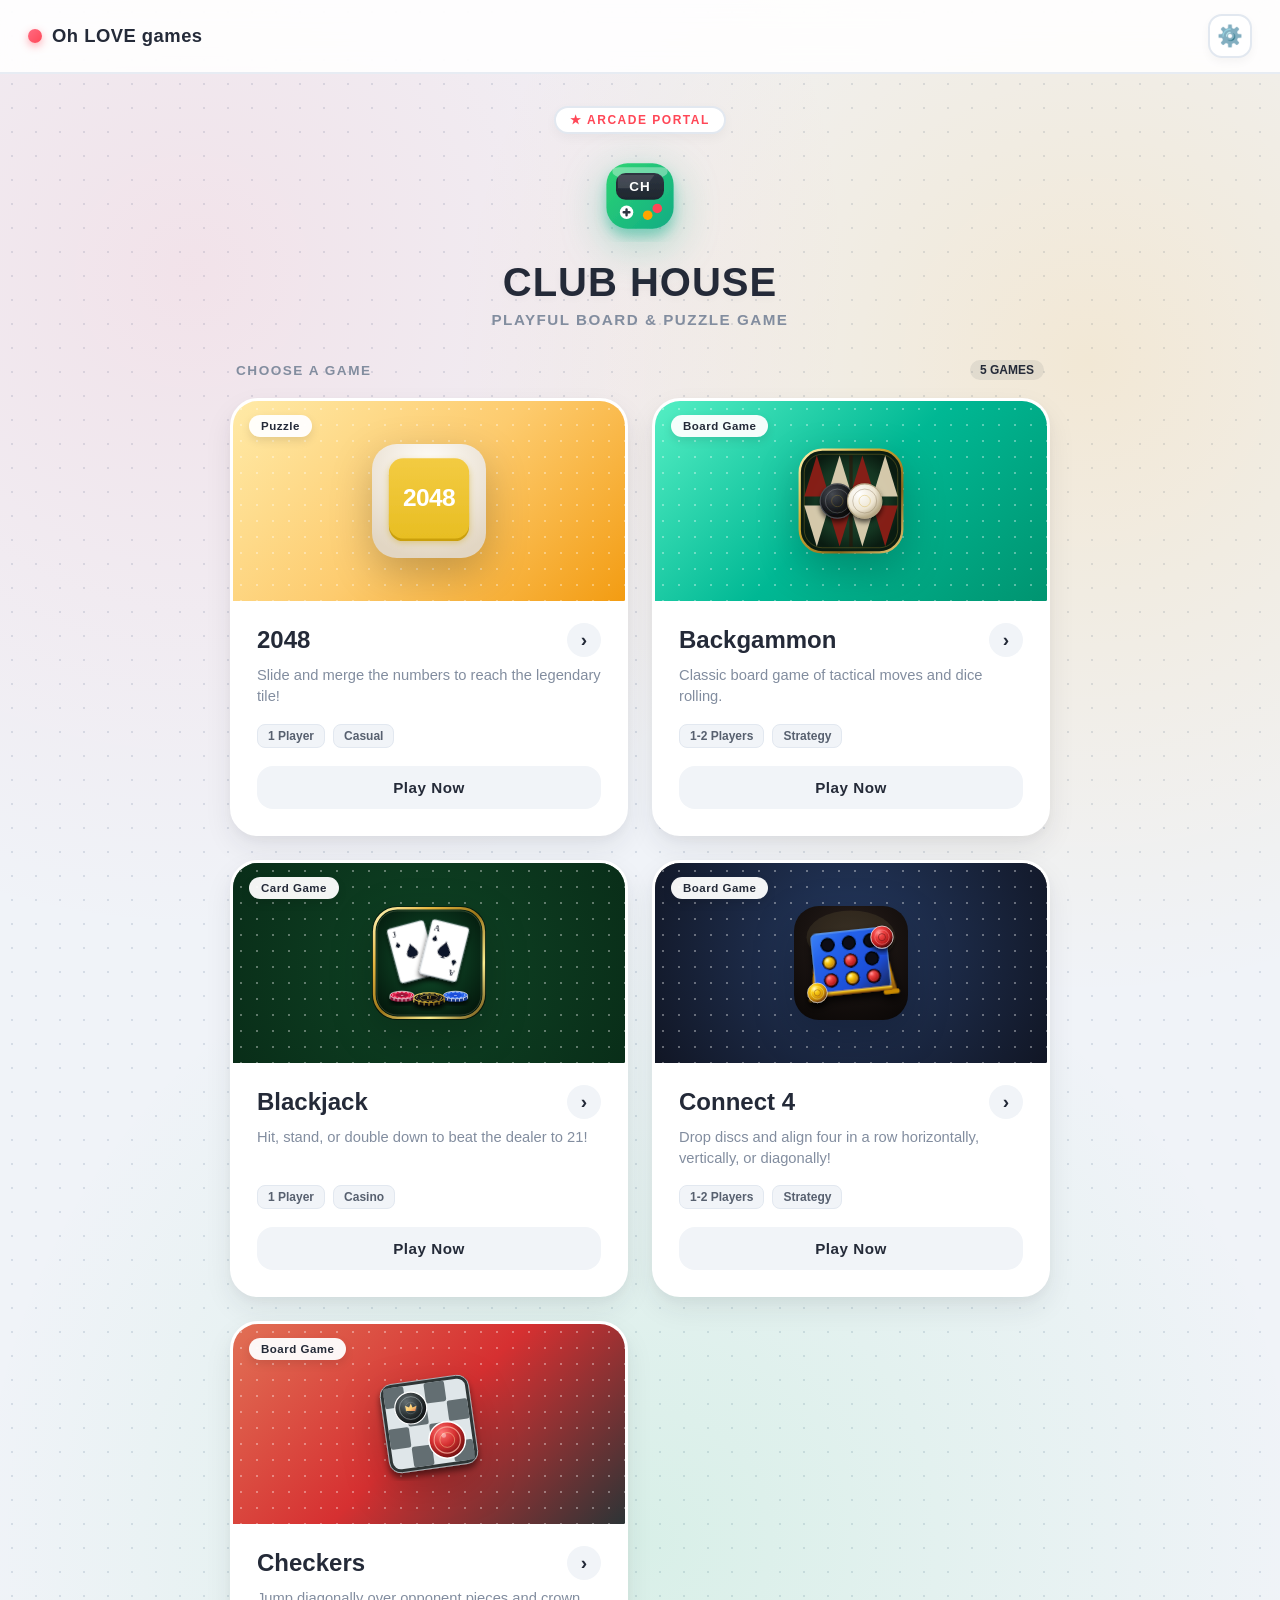
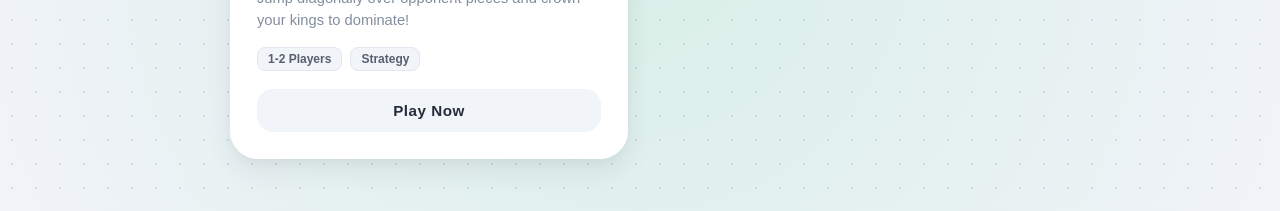
<file: index.html>
<!DOCTYPE html>
<html lang="en">
<head>
  <meta charset="UTF-8">
  <meta name="viewport" content="width=device-width, initial-scale=1.0, maximum-scale=1.0, user-scalable=no, viewport-fit=cover">
  <title>CLUB HOUSE - Oh LOVE games</title>

  <!-- 🎮 ページアイコン（ファビコン & ホーム画面） -->
  <link rel="icon" type="image/svg+xml" href="icon.svg">
  <link rel="apple-touch-icon" href="icon.svg">

  <link rel="manifest" href="manifest.json">
  <link rel="stylesheet" href="style.css">
  <style>
    .pop-icon-wrap {
      filter: drop-shadow(0 12px 22px rgba(16, 172, 132, 0.35)) !important;
    }

    /* ブラックジャック用ステージグラデーション（深緑カジノトーン） */
    .banner-bj {
      background: radial-gradient(circle at 50% 50%, rgba(17, 84, 46, 0.4) 0%, rgba(8, 43, 23, 0.8) 100%), #0d381e;
    }

    /* コネクト4用ステージグラデーション（トイスタジオ・ディープトーン） */
    .banner-c4 {
      background: radial-gradient(circle at 50% 40%, rgba(59, 130, 246, 0.35) 0%, rgba(15, 23, 42, 0.8) 100%), #181210;
    }

    /* チェッカー用ステージグラデーション（ウォームウッド＆クリムゾン） */
    .banner-checkers {
      background: linear-gradient(135deg, #e17055 0%, #d63031 50%, #2d3436 100%);
    }

    #settings-modal {
      display: none;
      position: fixed;
      inset: 0;
      width: 100vw;
      height: 100vh;
      background: rgba(36, 42, 56, 0.5);
      z-index: 999999 !important;
      backdrop-filter: blur(8px);
      -webkit-backdrop-filter: blur(8px);
      align-items: center;
      justify-content: center;
      padding: 20px;
    }
  </style>
</head>
<body>

  <!-- ヘッダー -->
  <header>
    <div class="brand-wrapper">
      <div class="brand-dot"></div>
      <div class="brand-title">Oh LOVE games</div>
    </div>
    <button id="btn-settings-open" class="gear-btn" type="button" aria-label="Settings" onclick="openClubModal()">⚙️</button>
  </header>

  <!-- メイン画面 -->
  <main>
    <div class="hero">
      <div class="hero-pill-badge" data-i18n="hero_badge">★ ARCADE PORTAL</div>
      <!-- カプセル型携帯ゲーム機アイコン -->
      <div class="pop-icon-wrap">
        <svg viewBox="0 0 100 100" class="pop-symbol-svg" xmlns="http://www.w3.org/2000/svg">
          <defs>
            <linearGradient id="cBody" x1="0%" y1="0%" x2="100%" y2="100%">
              <stop offset="0%" stop-color="#2ed573"/>
              <stop offset="100%" stop-color="#10ac84"/>
            </linearGradient>
            <linearGradient id="cScreen" x1="0%" y1="0%" x2="0%" y2="100%">
              <stop offset="0%" stop-color="#2f3542"/>
              <stop offset="100%" stop-color="#1e272e"/>
            </linearGradient>
            <filter id="cShadow" x="-20%" y="-20%" width="140%" height="140%">
              <feDropShadow dx="0" dy="8" stdDeviation="6" flood-color="#10ac84" flood-opacity="0.35"/>
            </filter>
          </defs>

          <g filter="url(#cShadow)">
            <rect x="15" y="16" width="70" height="68" rx="22" fill="url(#cBody)"/>
            <path d="M 28 20 L 72 20 C 78 20 80 23 78 27 C 72 32 62 34 50 34 C 38 34 28 32 22 27 C 20 23 22 20 28 20 Z" fill="#ffffff" opacity="0.35"/>
            <rect x="25" y="26" width="50" height="28" rx="10" fill="url(#cScreen)"/>
            <text x="50" y="45" font-family="-apple-system, BlinkMacSystemFont, sans-serif" font-weight="900" font-size="14" fill="#ffffff" text-anchor="middle" letter-spacing="1">CH</text>
            <path d="M 27 28 L 65 28 L 55 42 L 27 42 Z" fill="#ffffff" opacity="0.12"/>
            <circle cx="36" cy="67" r="7" fill="#ffffff"/>
            <path d="M 33 67 L 39 67 M 36 64 L 36 70" stroke="#2f3542" stroke-width="2.5" stroke-linecap="round"/>
            <circle cx="58" cy="70" r="5" fill="#ffa502"/>
            <circle cx="68" cy="63" r="5" fill="#ff4757"/>
          </g>
        </svg>
      </div>

      <h1 id="title-text">CLUB HOUSE</h1>
      <p id="desc-text" class="subtitle">Playful Board &amp; Puzzle Game</p>
    </div>

    <!-- ゲーム一覧バー -->
    <div class="section-bar">
      <span class="section-bar-title" data-i18n="select_game">Choose a Game</span>
      <span class="section-count-chip">5 GAMES</span>
    </div>

    <!-- ゲーム選択グリッド（5タイトル対応） -->
    <div class="game-grid">
      <!-- 1. 2048 -->
      <a href="2048/index.html" class="game-card">
        <div class="card-banner banner-2048">
          <span class="card-tag" data-i18n="tag_puzzle">Puzzle</span>
          <div class="icon-stage">
            <svg xmlns="http://www.w3.org/2000/svg" viewBox="0 0 512 512">
              <defs>
                <radialGradient id="bg-2048" cx="50%" cy="20%" r="80%">
                  <stop offset="0%" stop-color="#fffdfa"/>
                  <stop offset="100%" stop-color="#e2d6c3"/>
                </radialGradient>
                <linearGradient id="tile-2048" x1="0%" y1="0%" x2="0%" y2="100%">
                  <stop offset="0%" stop-color="#f3cb42"/>
                  <stop offset="100%" stop-color="#e8be23"/>
                </linearGradient>
                <filter id="shadow-2048" x="-10%" y="-10%" width="130%" height="130%">
                  <feDropShadow dx="0" dy="16" stdDeviation="16" flood-color="#ca9f10" flood-opacity="0.45"/>
                </filter>
              </defs>
              <rect width="512" height="512" rx="112" fill="url(#bg-2048)"/>
              <rect x="76" y="76" width="360" height="360" rx="64" fill="#ca9f10"/>
              <rect x="76" y="64" width="360" height="360" rx="64" fill="url(#tile-2048)" filter="url(#shadow-2048)"/>
              <text x="256" y="278" font-family="-apple-system, BlinkMacSystemFont, 'Segoe UI', Roboto, sans-serif" font-weight="900" font-size="110" fill="#ffffff" text-anchor="middle" letter-spacing="-3">2048</text>
            </svg>
          </div>
        </div>
        <div class="card-body">
          <div class="card-header-row">
            <h2>2048</h2>
            <div class="arrow-circle">›</div>
          </div>
          <p id="card-desc-2048">Slide and merge the numbers to reach the legendary tile!</p>
          <div class="card-meta-chips">
            <span class="meta-chip">1 Player</span>
            <span class="meta-chip">Casual</span>
          </div>
          <div class="play-action-btn" data-i18n="play_now">Play Now</div>
        </div>
      </a>

      <!-- 2. バックギャモン -->
      <a href="backgammon/index.html" class="game-card">
        <div class="card-banner banner-bg">
          <span class="card-tag" data-i18n="tag_board">Board Game</span>
          <div class="icon-stage">
            <svg class="title-symbol-svg" viewBox="0 0 200 200" xmlns="http://www.w3.org/2000/svg">
              <defs>
                <radialGradient id="emblemBg" cx="50%" cy="50%" r="50%">
                  <stop offset="0%" stop-color="#1e4e32"/>
                  <stop offset="70%" stop-color="#143521"/>
                  <stop offset="100%" stop-color="#0a1c11"/>
                </radialGradient>
                <linearGradient id="brassBorder" x1="0%" y1="0%" x2="100%" y2="100%">
                  <stop offset="0%" stop-color="#fff2b2"/>
                  <stop offset="35%" stop-color="#d4af37"/>
                  <stop offset="70%" stop-color="#8a671c"/>
                  <stop offset="100%" stop-color="#e8ca74"/>
                </linearGradient>
                <radialGradient id="ivoryShade" cx="35%" cy="30%" r="70%">
                  <stop offset="0%" stop-color="#ffffff"/>
                  <stop offset="65%" stop-color="#eee6d3"/>
                  <stop offset="100%" stop-color="#b8aa88"/>
                </radialGradient>
                <radialGradient id="onyxShade" cx="35%" cy="30%" r="70%">
                  <stop offset="0%" stop-color="#464a52"/>
                  <stop offset="60%" stop-color="#1c1e22"/>
                  <stop offset="100%" stop-color="#08090a"/>
                </radialGradient>
                <filter id="checkerShadow" x="-30%" y="-30%" width="160%" height="160%">
                  <feDropShadow dx="0" dy="6" stdDeviation="5" flood-color="#000000" flood-opacity="0.65"/>
                </filter>
              </defs>
              <rect x="10" y="10" width="180" height="180" rx="40" fill="url(#emblemBg)" stroke="url(#brassBorder)" stroke-width="4"/>
              <rect x="18" y="18" width="164" height="164" rx="32" fill="none" stroke="rgba(212,175,55,0.3)" stroke-width="1.5"/>
              <polygon points="40,20 62,92 18,92" fill="#8c1e17" opacity="0.95"/>
              <polygon points="80,20 102,92 58,92" fill="#dfd1b3" opacity="0.95"/>
              <polygon points="120,20 142,92 98,92" fill="#8c1e17" opacity="0.95"/>
              <polygon points="160,20 182,92 138,92" fill="#dfd1b3" opacity="0.95"/>
              <polygon points="40,180 62,108 18,108" fill="#dfd1b3" opacity="0.95"/>
              <polygon points="80,180 102,108 58,108" fill="#8c1e17" opacity="0.95"/>
              <polygon points="120,180 142,108 98,108" fill="#dfd1b3" opacity="0.95"/>
              <polygon points="160,180 182,108 138,108" fill="#8c1e17" opacity="0.95"/>
              <line x1="100" y1="20" x2="100" y2="180" stroke="#2d1408" stroke-width="6" opacity="0.6"/>
              <g filter="url(#checkerShadow)">
                <circle cx="76" cy="100" r="30" fill="url(#onyxShade)" stroke="#4a4d53" stroke-width="2"/>
                <circle cx="76" cy="100" r="21" fill="none" stroke="rgba(255,255,255,0.22)" stroke-width="1.5"/>
                <circle cx="76" cy="100" r="10" fill="none" stroke="rgba(212,175,55,0.4)" stroke-width="1"/>
              </g>
              <g filter="url(#checkerShadow)">
                <circle cx="124" cy="100" r="30" fill="url(#ivoryShade)" stroke="#b8ab8b" stroke-width="2"/>
                <circle cx="124" cy="100" r="21" fill="none" stroke="rgba(138,120,90,0.45)" stroke-width="1.5"/>
                <circle cx="124" cy="100" r="10" fill="none" stroke="rgba(212,175,55,0.6)" stroke-width="1"/>
              </g>
            </svg>
          </div>
        </div>
        <div class="card-body">
          <div class="card-header-row">
            <h2 id="card-title-bg">Backgammon</h2>
            <div class="arrow-circle">›</div>
          </div>
          <p id="card-desc-bg">Classic board game of tactical moves and dice rolling.</p>
          <div class="card-meta-chips">
            <span class="meta-chip">1-2 Players</span>
            <span class="meta-chip">Strategy</span>
          </div>
          <div class="play-action-btn" data-i18n="play_now">Play Now</div>
        </div>
      </a>

      <!-- 3. ブラックジャック -->
      <a href="blackjack/index.html" class="game-card">
        <div class="card-banner banner-bj">
          <span class="card-tag" data-i18n="tag_card">Card Game</span>
          <div class="icon-stage">
            <svg xmlns="http://www.w3.org/2000/svg" viewBox="0 0 512 512" width="100%" height="100%">
              <defs>
                <radialGradient id="feltBg" cx="50%" cy="45%" r="65%">
                  <stop offset="0%" stop-color="#11542e"/>
                  <stop offset="65%" stop-color="#082b17"/>
                  <stop offset="100%" stop-color="#03140a"/>
                </radialGradient>
                <linearGradient id="goldBorderGrad" x1="0%" y1="0%" x2="100%" y2="100%">
                  <stop offset="0%" stop-color="#fff5ba"/>
                  <stop offset="25%" stop-color="#e6b742"/>
                  <stop offset="50%" stop-color="#9a7418"/>
                  <stop offset="75%" stop-color="#fced8f"/>
                  <stop offset="100%" stop-color="#684c0c"/>
                </linearGradient>
                <linearGradient id="chipGold" x1="0%" y1="0%" x2="100%" y2="100%">
                  <stop offset="0%" stop-color="#ffe885"/>
                  <stop offset="50%" stop-color="#d4af37"/>
                  <stop offset="100%" stop-color="#8a6713"/>
                </linearGradient>
                <filter id="cardShadow" x="-25%" y="-25%" width="150%" height="150%">
                  <feDropShadow dx="0" dy="16" stdDeviation="12" flood-color="#000000" flood-opacity="0.75"/>
                </filter>
                <filter id="chipShadow" x="-35%" y="-35%" width="170%" height="170%">
                  <feDropShadow dx="0" dy="14" stdDeviation="10" flood-color="#000000" flood-opacity="0.8"/>
                </filter>
                <g id="spade">
                  <path d="M 0,-45 C -3,-28 -34,-4 -34,18 C -34,32 -22,40 -9,40 C -2,40 0,36 0,30 C -1,36 -4,44 -14,48 L 14,48 C 4,44 1,36 0,30 C 0,36 2,40 9,40 C 22,40 34,32 34,18 C 34,-4 3,-28 0,-45 Z" fill="#0f172a"/>
                </g>
              </defs>

              <rect width="512" height="512" rx="112" fill="url(#feltBg)"/>
              <rect x="10" y="10" width="492" height="492" rx="104" fill="none" stroke="url(#goldBorderGrad)" stroke-width="12"/>
              <rect x="22" y="22" width="468" height="468" rx="92" fill="none" stroke="rgba(255, 245, 186, 0.35)" stroke-width="2"/>

              <g transform="translate(180, 205) rotate(-15)" filter="url(#cardShadow)">
                <rect x="-85" y="-125" width="170" height="250" rx="14" fill="#ffffff" stroke="#cbd5e1" stroke-width="2"/>
                <text x="-66" y="-80" font-family="'Times New Roman', serif" font-weight="900" font-size="34" fill="#0f172a">J</text>
                <use href="#spade" transform="translate(-54, -46) scale(0.3)"/>
                <use href="#spade" transform="translate(0, -5) scale(0.75)"/>
                <g transform="rotate(180)">
                  <text x="-66" y="-80" font-family="'Times New Roman', serif" font-weight="900" font-size="34" fill="#0f172a">J</text>
                  <use href="#spade" transform="translate(-54, -46) scale(0.3)"/>
                </g>
              </g>

              <g transform="translate(325, 200) rotate(14)" filter="url(#cardShadow)">
                <rect x="-85" y="-125" width="170" height="250" rx="14" fill="#ffffff" stroke="#cbd5e1" stroke-width="2"/>
                <text x="-68" y="-78" font-family="'Times New Roman', serif" font-weight="900" font-size="36" fill="#0f172a">A</text>
                <use href="#spade" transform="translate(-54, -44) scale(0.32)"/>
                <use href="#spade" transform="translate(0, -6) scale(0.85)"/>
                <g transform="rotate(180)">
                  <text x="-68" y="-78" font-family="'Times New Roman', serif" font-weight="900" font-size="36" fill="#0f172a">A</text>
                  <use href="#spade" transform="translate(-54, -44) scale(0.32)"/>
                </g>
              </g>

              <g transform="translate(135, 400)" filter="url(#chipShadow)">
                <path d="M -54 0 C -54 -17 54 -17 54 0 L 54 16 C 54 33 -54 33 -54 16 Z" fill="#881337"/>
                <path d="M -54 3 L -54 16 M -36 11 L -36 24 M -18 15 L -18 28 M 0 16 L 0 29 M 18 15 L 18 28 M 36 11 L 36 24 M 54 3 L 54 16" stroke="#ffffff" stroke-width="3"/>
                <ellipse cx="0" cy="0" rx="54" ry="17" fill="#e11d48" stroke="#ffffff" stroke-width="3"/>
                <ellipse cx="0" cy="0" rx="43" ry="13" fill="none" stroke="#ffffff" stroke-width="2.5" stroke-dasharray="10 8"/>
                <ellipse cx="0" cy="0" rx="28" ry="9" fill="#9f1239"/>
                <text x="0" y="4" font-family="sans-serif" font-weight="900" font-size="11" fill="#ffffff" text-anchor="middle">10</text>
              </g>

              <g transform="translate(375, 400)" filter="url(#chipShadow)">
                <path d="M -54 0 C -54 -17 54 -17 54 0 L 54 16 C 54 33 -54 33 -54 16 Z" fill="#1e3a8a"/>
                <path d="M -54 3 L -54 16 M -36 11 L -36 24 M -18 15 L -18 28 M 0 16 L 0 29 M 18 15 L 18 28 M 36 11 L 36 24 M 54 3 L 54 16" stroke="#ffffff" stroke-width="3"/>
                <ellipse cx="0" cy="0" rx="54" ry="17" fill="#2563eb" stroke="#ffffff" stroke-width="3"/>
                <ellipse cx="0" cy="0" rx="43" ry="13" fill="none" stroke="#ffffff" stroke-width="2.5" stroke-dasharray="10 8"/>
                <ellipse cx="0" cy="0" rx="28" ry="9" fill="#1d4ed8"/>
                <text x="0" y="4" font-family="sans-serif" font-weight="900" font-size="11" fill="#ffffff" text-anchor="middle">50</text>
              </g>

              <g transform="translate(256, 412)" filter="url(#chipShadow)">
                <path d="M -68 0 C -68 -22 68 -22 68 0 L 68 20 C 68 42 -68 42 -68 20 Z" fill="#09090b"/>
                <path d="M -68 4 L -68 20 M -45 14 L -45 30 M -22 19 L -22 35 M 0 20 L 0 36 M 22 19 L 22 35 M 45 14 L 45 30 M 68 4 L 68 20" stroke="url(#chipGold)" stroke-width="4.5"/>
                <ellipse cx="0" cy="0" rx="68" ry="22" fill="#18181b" stroke="url(#chipGold)" stroke-width="4.5"/>
                <ellipse cx="0" cy="0" rx="56" ry="18" fill="none" stroke="#fde047" stroke-width="3" stroke-dasharray="14 10"/>
                <ellipse cx="0" cy="0" rx="38" ry="12" fill="#09090b" stroke="url(#chipGold)" stroke-width="2"/>
                <text x="0" y="5" font-family="'Times New Roman', serif" font-weight="900" font-size="16" fill="url(#chipGold)" text-anchor="middle" letter-spacing="1">BJ</text>
              </g>
            </svg>
          </div>
        </div>
        <div class="card-body">
          <div class="card-header-row">
            <h2 id="card-title-bj">Blackjack</h2>
            <div class="arrow-circle">›</div>
          </div>
          <p id="card-desc-bj">Hit, stand, or double down to beat the dealer to 21!</p>
          <div class="card-meta-chips">
            <span class="meta-chip">1 Player</span>
            <span class="meta-chip">Casino</span>
          </div>
          <div class="play-action-btn" data-i18n="play_now">Play Now</div>
        </div>
      </a>

      <!-- 4. コネクト4 -->
      <a href="connect4/index.html" class="game-card">
        <div class="card-banner banner-c4">
          <span class="card-tag" data-i18n="tag_board">Board Game</span>
          <div class="icon-stage">
            <svg xmlns="http://www.w3.org/2000/svg" viewBox="0 0 512 512" width="100%" height="100%">
              <defs>
                <radialGradient id="toyStudioBg" cx="50%" cy="30%" r="85%">
                  <stop offset="0%" stop-color="#2a201c" />
                  <stop offset="50%" stop-color="#181210" />
                  <stop offset="100%" stop-color="#0a0706" />
                </radialGradient>
                <linearGradient id="framePlastic" x1="0%" y1="0%" x2="100%" y2="100%">
                  <stop offset="0%" stop-color="#3b82f6" />
                  <stop offset="25%" stop-color="#2563eb" />
                  <stop offset="70%" stop-color="#1d4ed8" />
                  <stop offset="100%" stop-color="#172554" />
                </linearGradient>
                <linearGradient id="standPlastic" x1="0%" y1="0%" x2="0%" y2="100%">
                  <stop offset="0%" stop-color="#fef08a" />
                  <stop offset="35%" stop-color="#eab308" />
                  <stop offset="100%" stop-color="#854d0e" />
                </linearGradient>
                <radialGradient id="diskRed" cx="35%" cy="30%" r="70%">
                  <stop offset="0%" stop-color="#ff9999" />
                  <stop offset="30%" stop-color="#ef4444" />
                  <stop offset="75%" stop-color="#b91c1c" />
                  <stop offset="100%" stop-color="#450a0a" />
                </radialGradient>
                <radialGradient id="diskYellow" cx="35%" cy="30%" r="70%">
                  <stop offset="0%" stop-color="#fffec4" />
                  <stop offset="30%" stop-color="#facc15" />
                  <stop offset="75%" stop-color="#ca8a04" />
                  <stop offset="100%" stop-color="#713f12" />
                </radialGradient>
                <radialGradient id="slotShadow" cx="50%" cy="50%" r="50%">
                  <stop offset="65%" stop-color="#000000" stop-opacity="0" />
                  <stop offset="90%" stop-color="#000000" stop-opacity="0.75" />
                  <stop offset="100%" stop-color="#000000" />
                </radialGradient>
                <filter id="popShadow" x="-25%" y="-20%" width="150%" height="150%">
                  <feDropShadow dx="0" dy="22" stdDeviation="18" flood-color="#000000" flood-opacity="0.85" />
                </filter>
                <filter id="floatShadow" x="-30%" y="-30%" width="160%" height="160%">
                  <feDropShadow dx="0" dy="16" stdDeviation="12" flood-color="#000000" flood-opacity="0.75" />
                </filter>
              </defs>

              <rect width="512" height="512" rx="112" fill="url(#toyStudioBg)" />
              <ellipse cx="256" cy="140" rx="200" ry="120" fill="#fef08a" opacity="0.08" />

              <g filter="url(#popShadow)" transform="rotate(-6 256 256)">
                <path d="M 64 395 L 102 180 L 132 180 L 106 405 Z" fill="url(#standPlastic)" stroke="#a16207" stroke-width="2" />
                <path d="M 448 395 L 410 180 L 380 180 L 406 405 Z" fill="url(#standPlastic)" stroke="#a16207" stroke-width="2" />
                <rect x="52" y="392" width="70" height="20" rx="8" fill="#ca8a04" />
                <rect x="390" y="392" width="70" height="20" rx="8" fill="#ca8a04" />

                <rect x="88" y="110" width="336" height="275" rx="24" fill="url(#framePlastic)" stroke="#60a5fa" stroke-width="3" />
                <path d="M 112 113 L 400 113" stroke="#93c5fd" stroke-width="3" stroke-linecap="round" opacity="0.6" />
                <rect x="82" y="375" width="348" height="18" rx="5" fill="url(#standPlastic)" stroke="#854d0e" stroke-width="1.5" />

                <!-- 下段 -->
                <g>
                  <circle cx="160" cy="325" r="32" fill="#090d16" />
                  <circle cx="160" cy="325" r="30" fill="url(#diskRed)" />
                  <circle cx="160" cy="325" r="20" fill="none" stroke="#ff9999" stroke-width="1.5" opacity="0.5" />
                  <circle cx="160" cy="325" r="32" fill="url(#slotShadow)" />

                  <circle cx="256" cy="325" r="32" fill="#090d16" />
                  <circle cx="256" cy="325" r="30" fill="url(#diskYellow)" />
                  <circle cx="256" cy="325" r="20" fill="none" stroke="#fffda8" stroke-width="1.5" opacity="0.5" />
                  <circle cx="256" cy="325" r="32" fill="url(#slotShadow)" />

                  <circle cx="352" cy="325" r="32" fill="#090d16" />
                  <circle cx="352" cy="325" r="30" fill="url(#diskRed)" />
                  <circle cx="352" cy="325" r="20" fill="none" stroke="#ff9999" stroke-width="1.5" opacity="0.5" />
                  <circle cx="352" cy="325" r="32" fill="url(#slotShadow)" />
                </g>

                <!-- 中段 -->
                <g>
                  <circle cx="160" cy="245" r="32" fill="#090d16" />
                  <circle cx="160" cy="245" r="30" fill="url(#diskYellow)" />
                  <circle cx="160" cy="245" r="20" fill="none" stroke="#fffda8" stroke-width="1.5" opacity="0.5" />
                  <circle cx="160" cy="245" r="32" fill="url(#slotShadow)" />

                  <circle cx="256" cy="245" r="32" fill="#090d16" />
                  <circle cx="256" cy="245" r="30" fill="url(#diskRed)" />
                  <circle cx="256" cy="245" r="20" fill="none" stroke="#ff9999" stroke-width="1.5" opacity="0.5" />
                  <circle cx="256" cy="245" r="32" fill="url(#slotShadow)" />

                  <circle cx="352" cy="245" r="32" fill="#090d16" />
                  <circle cx="352" cy="245" r="32" fill="url(#slotShadow)" />
                </g>

                <!-- 上段 -->
                <g>
                  <circle cx="160" cy="165" r="32" fill="#090d16" />
                  <circle cx="160" cy="165" r="32" fill="url(#slotShadow)" />

                  <circle cx="256" cy="165" r="32" fill="#090d16" />
                  <circle cx="256" cy="165" r="32" fill="url(#slotShadow)" />

                  <circle cx="352" cy="165" r="32" fill="#090d16" />
                  <circle cx="352" cy="165" r="32" fill="url(#slotShadow)" />
                </g>
              </g>

              <g filter="url(#floatShadow)">
                <circle cx="105" cy="390" r="44" fill="url(#diskYellow)" stroke="#ffffff" stroke-width="2.5" />
                <circle cx="105" cy="390" r="28" fill="none" stroke="#fffda8" stroke-width="2" opacity="0.7" />
                <circle cx="105" cy="390" r="14" fill="none" stroke="#a16207" stroke-width="2.5" />
              </g>

              <g filter="url(#floatShadow)">
                <circle cx="395" cy="140" r="50" fill="url(#diskRed)" stroke="#ffffff" stroke-width="3" />
                <circle cx="395" cy="140" r="32" fill="none" stroke="#ff9999" stroke-width="2.5" opacity="0.8" />
                <circle cx="395" cy="140" r="16" fill="none" stroke="#7f1d1d" stroke-width="3" />
              </g>
            </svg>
          </div>
        </div>
        <div class="card-body">
          <div class="card-header-row">
            <h2 id="card-title-c4">Connect 4</h2>
            <div class="arrow-circle">›</div>
          </div>
          <p id="card-desc-c4">Drop discs and align four in a row horizontally, vertically, or diagonally!</p>
          <div class="card-meta-chips">
            <span class="meta-chip">1-2 Players</span>
            <span class="meta-chip">Strategy</span>
          </div>
          <div class="play-action-btn" data-i18n="play_now">Play Now</div>
        </div>
      </a>

      <!-- 5. チェッカー (新規追加) -->
      <a href="checkers/index.html" class="game-card">
        <div class="card-banner banner-checkers">
          <span class="card-tag" data-i18n="tag_board">Board Game</span>
          <div class="icon-stage">
            <svg viewBox="0 0 200 200" xmlns="http://www.w3.org/2000/svg">
              <defs>
                <filter id="checkersShadow" x="-20%" y="-20%" width="140%" height="140%">
                  <feDropShadow dx="0" dy="8" stdDeviation="6" flood-color="#000000" flood-opacity="0.5"/>
                </filter>
                <!-- 赤のチェッカー駒（成形樹脂グラデーション） -->
                <radialGradient id="pieceRed" cx="35%" cy="30%" r="70%">
                  <stop offset="0%" stop-color="#ff7675"/>
                  <stop offset="50%" stop-color="#d63031"/>
                  <stop offset="100%" stop-color="#781112"/>
                </radialGradient>
                <!-- 黒のチェッカー駒（エボニー・オニキスグラデーション） -->
                <radialGradient id="pieceBlack" cx="35%" cy="30%" r="70%">
                  <stop offset="0%" stop-color="#636e72"/>
                  <stop offset="60%" stop-color="#2d3436"/>
                  <stop offset="100%" stop-color="#111416"/>
                </radialGradient>
                <!-- ゴールドクラウン（キング駒の冠） -->
                <linearGradient id="goldCrown" x1="0%" y1="0%" x2="100%" y2="100%">
                  <stop offset="0%" stop-color="#ffeaa7"/>
                  <stop offset="60%" stop-color="#fdcb6e"/>
                  <stop offset="100%" stop-color="#e17055"/>
                </linearGradient>
              </defs>

              <g filter="url(#checkersShadow)">
                <!-- 市松模様ボード台座（斜めパース構図） -->
                <g transform="rotate(-8 100 100)">
                  <!-- 木製外枠フレーム -->
                  <rect x="22" y="22" width="156" height="156" rx="20" fill="#2d3436" stroke="#b2bec3" stroke-width="1.5"/>
                  <!-- 盤面マス（4x4 ミニマム表示） -->
                  <rect x="28" y="28" width="144" height="144" rx="14" fill="#dfe6e9"/>
                  <!-- ダークマス -->
                  <rect x="28" y="28" width="36" height="36" rx="4" fill="#636e72"/>
                  <rect x="100" y="28" width="36" height="36" rx="4" fill="#636e72"/>
                  <rect x="64" y="64" width="36" height="36" rx="4" fill="#636e72"/>
                  <rect x="136" y="64" width="36" height="36" rx="4" fill="#636e72"/>
                  <rect x="28" y="100" width="36" height="36" rx="4" fill="#636e72"/>
                  <rect x="100" y="100" width="36" height="36" rx="4" fill="#636e72"/>
                  <rect x="64" y="136" width="36" height="36" rx="4" fill="#636e72"/>
                  <rect x="136" y="136" width="36" height="36" rx="4" fill="#636e72"/>
                </g>

                <!-- 奥の黒駒（キング・王冠付き） -->
                <g transform="translate(68, 72)">
                  <circle cx="0" cy="0" r="28" fill="url(#pieceBlack)" stroke="#ffffff" stroke-width="2"/>
                  <circle cx="0" cy="0" r="20" fill="none" stroke="#b2bec3" stroke-width="1.5" opacity="0.6"/>
                  <circle cx="0" cy="0" r="10" fill="none" stroke="#b2bec3" stroke-width="1" opacity="0.4"/>
                  <!-- 王冠アイコン -->
                  <path d="M -8 5 L -10 -4 L -3 -1 L 0 -8 L 3 -1 L 10 -4 L 8 5 Z" fill="url(#goldCrown)"/>
                </g>

                <!-- 手前の赤駒（ダイナミックなハイライト） -->
                <g transform="translate(132, 128)">
                  <circle cx="0" cy="0" r="32" fill="url(#pieceRed)" stroke="#ffffff" stroke-width="2.5"/>
                  <circle cx="0" cy="0" r="23" fill="none" stroke="#fab1a0" stroke-width="2" opacity="0.8"/>
                  <circle cx="0" cy="0" r="13" fill="none" stroke="#ffeaa7" stroke-width="1.5" opacity="0.5"/>
                  <circle cx="-6" cy="-8" r="4" fill="#ffffff" opacity="0.4"/>
                </g>
              </g>
            </svg>
          </div>
        </div>
        <div class="card-body">
          <div class="card-header-row">
            <h2 id="card-title-checkers">Checkers</h2>
            <div class="arrow-circle">›</div>
          </div>
          <p id="card-desc-checkers">Jump diagonally over opponent pieces and crown your kings to dominate!</p>
          <div class="card-meta-chips">
            <span class="meta-chip">1-2 Players</span>
            <span class="meta-chip">Strategy</span>
          </div>
          <div class="play-action-btn" data-i18n="play_now">Play Now</div>
        </div>
      </a>
    </div>
  </main>

  <!-- ⚙️ 設定モーダル -->
  <div id="settings-modal" onclick="if(event.target === this) closeClubModal()">
    <div class="modal-box">
      <div class="modal-header">
        <h2 id="modal-settings-title">⚙️ Settings</h2>
        <button id="btn-close-modal" class="close-x-btn" type="button" onclick="closeClubModal()">✕</button>
      </div>
      
      <div class="modal-body">
        <div class="setting-row">
          <label id="lbl-lang">Language</label>
          <select id="select-lang" class="custom-select">
            <option value="en">English</option>
            <option value="ja">日本語</option>
            <option value="zh-CN">简体中文</option>
            <option value="zh-TW">繁體中文</option>
            <option value="ko">한국어</option>
            <option value="es">Español</option>
            <option value="fr">Français</option>
            <option value="pt">Português</option>
          </select>
        </div>

        <div class="setting-row">
          <label id="lbl-sound">Sound FX</label>
          <div class="btn-group">
            <button id="btn-sound-on" class="toggle-choice-btn" type="button">ON</button>
            <button id="btn-sound-off" class="toggle-choice-btn" type="button">OFF</button>
          </div>
        </div>

        <div class="setting-row">
          <label id="lbl-vib">Vibration</label>
          <div class="btn-group">
            <button id="btn-vib-on" class="toggle-choice-btn" type="button">ON</button>
            <button id="btn-vib-off" class="toggle-choice-btn" type="button">OFF</button>
          </div>
        </div>

        <div class="setting-row">
          <label id="lbl-speed">Animation Speed</label>
          <div class="btn-group">
            <button id="btn-speed-normal" class="toggle-choice-btn" type="button">Normal</button>
            <button id="btn-speed-fast" class="toggle-choice-btn" type="button">Fast</button>
          </div>
        </div>
      </div>

      <div class="modal-footer">
        <button id="btn-modal-close-bottom" class="primary-btn" type="button" onclick="closeClubModal()">Close</button>
      </div>
    </div>
  </div>

  <script>
    const I18N = {
      en: {
        title: 'CLUB HOUSE', subtitle: 'Playful Board & Puzzle Game',
        hero_badge: '★ ARCADE PORTAL', select_game: 'Choose a Game',
        nameBg: 'Backgammon',
        nameBj: 'Blackjack',
        nameC4: 'Connect 4',
        nameCheckers: 'Checkers',
        desc2048: 'Slide and merge the numbers to reach the legendary tile!',
        descBg: 'Classic board game of tactical moves and dice rolling.',
        descBj: 'Hit, stand, or double down to beat the dealer to 21!',
        descC4: 'Drop discs and align four in a row horizontally, vertically, or diagonally!',
        descCheckers: 'Jump diagonally over opponent pieces and crown your kings to dominate!',
        tag_puzzle: 'Puzzle', tag_board: 'Board Game', tag_card: 'Card Game', play_now: 'Play Now',
        settingsTitle: '⚙️ Settings', langLabel: 'Language',
        soundLabel: 'Sound FX', vibLabel: 'Vibration',
        speedLabel: 'Animation Speed', speedNormal: 'Normal', speedFast: 'Fast', close: 'Close'
      },
      ja: {
        title: 'CLUB HOUSE', subtitle: 'ボードゲーム＆パズルコレクション',
        hero_badge: '★ アーケードポータル', select_game: 'ゲームをえらぶ',
        nameBg: 'バックギャモン',
        nameBj: 'ブラックジャック',
        nameC4: 'コネクト4',
        nameCheckers: 'チェッカー',
        desc2048: '数字のタイルをスライドして合体！伝説のタイルを目指そう。',
        descBg: 'サイコロと知略を駆使して戦う伝統のボードゲーム。',
        descBj: 'カードを引いて合計21を目指せ！ディーラーとの熱い心理戦。',
        descC4: 'コインを交互に落として、縦・横・斜めに4つ並べたら勝ち！',
        descCheckers: '相手の駒を飛び越えて奪い取れ！キングを作って盤面を制覇。',
        tag_puzzle: 'パズル', tag_board: 'ボードゲーム', tag_card: 'トランプ', play_now: 'あそぶ',
        settingsTitle: '⚙️ 設定', langLabel: '言語 (Language)',
        soundLabel: '効果音 (Sound FX)', vibLabel: '振動 (Vibration)',
        speedLabel: 'アニメーション速度', speedNormal: '通常', speedFast: '高速', close: 'とじる'
      },
      'zh-CN': {
        title: 'CLUB HOUSE', subtitle: '经典桌游与益智馆',
        hero_badge: '★ 游戏大厅', select_game: '选择游戏',
        nameBg: '双陆棋',
        nameBj: '二十一点',
        nameC4: '四子棋',
        nameCheckers: '跳棋',
        desc2048: '滑动合并方块，挑战传说中的数字！',
        descBg: '结合掷骰与策略的传统双陆棋。',
        descBj: '要牌、停牌或加倍，逼近21点击败庄家！',
        descC4: '轮流投下棋子，率先连成四子直线即获胜！',
        descCheckers: '斜向跳跃吃子，晋升王者棋子统治棋盘！',
        tag_puzzle: '益智', tag_board: '桌游', tag_card: '纸牌', play_now: '开始畅玩',
        settingsTitle: '⚙️ 设置', langLabel: '语言',
        soundLabel: '音效', vibLabel: '震动',
        speedLabel: '动画速度', speedNormal: '正常', speedFast: '快速', close: '关闭'
      },
      'zh-TW': {
        title: 'CLUB HOUSE', subtitle: '經典桌遊與益智館',
        hero_badge: '★ 遊戲大廳', select_game: '選擇遊戲',
        nameBg: '西洋雙陸棋',
        nameBj: '二十一點',
        nameC4: '四子棋',
        nameCheckers: '西洋跳棋',
        desc2048: '滑動合併方塊，挑戰傳說中的數字！',
        descBg: '結合擲骰與策略的傳統雙陸棋。',
        descBj: '要牌、停牌或加倍，逼近21點擊敗莊家！',
        descC4: '輪流投入棋子，率先連成四子連線即獲勝！',
        descCheckers: '斜向跳躍吃子，晉升王者棋子統治棋盤！',
        tag_puzzle: '益智', tag_board: '桌遊', tag_card: '紙牌', play_now: '開始暢玩',
        settingsTitle: '⚙️ 設定', langLabel: '語言',
        soundLabel: '音效', vibLabel: '震動',
        speedLabel: '動畫速度', speedNormal: '正常', speedFast: '快速', close: '關閉'
      },
      ko: {
        title: 'CLUB HOUSE', subtitle: '보드게임 & 퍼즐 컬렉션',
        hero_badge: '★ 아케이드 포털', select_game: '게임 선택',
        nameBg: '백개먼',
        nameBj: '블랙잭',
        nameC4: '커넥트 4',
        nameCheckers: '체커',
        desc2048: '타일을 합쳐 전설의 숫자에 도달하세요!',
        descBg: '주사위와 전략이 어우러진 전통 보드게임.',
        descBj: '딜러보다 21에 가깝게 카드를 모아 승리하세요!',
        descC4: '디스크를 떨어뜨려 가로, 세로, 대각선으로 4개를 먼저 연결하세요!',
        descCheckers: '대각선으로 상대 말을 뛰어넘고 킹을 만들어 승리하세요!',
        tag_puzzle: '퍼즐', tag_board: '보드게임', tag_card: '카드게임', play_now: '플레이',
        settingsTitle: '⚙️ 설정', langLabel: '언어',
        soundLabel: '효과음', vibLabel: '진동',
        speedLabel: '애니메이션 속도', speedNormal: '보통', speedFast: '빠름', close: '닫기'
      },
      es: {
        title: 'CLUB HOUSE', subtitle: 'Colección de Juegos y Puzzles',
        hero_badge: '★ SALA ARCADE', select_game: 'Elegir Juego',
        nameBg: 'Backgammon',
        nameBj: 'Blackjack',
        nameC4: 'Conecta 4',
        nameCheckers: 'Damas',
        desc2048: '¡Combina fichas para alcanzar la leyenda!',
        descBg: 'Juego de mesa clásico de dados y estrategia.',
        descBj: '¡Pide carta o plántate para alcanzar el 21 y vencer!',
        descC4: '¡Coloca fichas y conecta cuatro en línea para ganar!',
        descCheckers: '¡Salta en diagonal sobre las piezas del rival y corona reinas!',
        tag_puzzle: 'Puzzle', tag_board: 'Mesa', tag_card: 'Cartas', play_now: 'Jugar',
        settingsTitle: '⚙️ Ajustes', langLabel: 'Idioma',
        soundLabel: 'Efectos de sonido', vibLabel: 'Vibración',
        speedLabel: 'Velocidad', speedNormal: 'Normal', speedFast: 'Rápido', close: 'Cerrar'
      },
      fr: {
        title: 'CLUB HOUSE', subtitle: 'Collection de Jeux & Puzzles',
        hero_badge: '★ PORTAIL ARCADE', select_game: 'Choisir un Jeu',
        nameBg: 'Backgammon',
        nameBj: 'Blackjack',
        nameC4: 'Puissance 4',
        nameCheckers: 'Dames',
        desc2048: 'Fusionnez les tuiles pour atteindre la légende !',
        descBg: 'Jeu de dés et de stratégie légendaire.',
        descBj: 'Tirez des cartes pour approcher 21 et battre la banque !',
        descC4: 'Alignez 4 jetons horizontalement, verticalement ou en diagonale !',
        descCheckers: 'Sautez par-dessus les pions adverses et couronnez vos dames !',
        tag_puzzle: 'Casse-tête', tag_board: 'Plateau', tag_card: 'Cartas', play_now: 'Jouer',
        settingsTitle: '⚙️ Paramètres', langLabel: 'Langue',
        soundLabel: 'Effets sonores', vibLabel: 'Vibration',
        speedLabel: 'Vitesse', speedNormal: 'Normale', speedFast: 'Rapide', close: 'Fermer'
      },
      pt: {
        title: 'CLUB HOUSE', subtitle: 'Coleção de Jogos e Enigmas',
        hero_badge: '★ PORTAL ARCADE', select_game: 'Escolha um Jogo',
        nameBg: 'Gamão',
        nameBj: 'Blackjack',
        nameC4: 'Ligue 4',
        nameCheckers: 'Damas',
        desc2048: 'Junte as peças até alcançar a lendária!',
        descBg: 'Jogo clássico de dados e tática.',
        descBj: 'Peça cartas ou pare para somar 21 e vencer a banca!',
        descC4: 'Solte os discos e alinhe quatro em sequência para vencer!',
        descCheckers: 'Salte sobre as peças do oponente e coroe damas para dominar!',
        tag_puzzle: 'Puzzle', tag_board: 'Tabuleiro', tag_card: 'Cartas', play_now: 'Jogar',
        settingsTitle: '⚙️ Configurações', langLabel: 'Idioma',
        soundLabel: 'Efeitos sonoros', vibLabel: 'Vibration',
        speedLabel: 'Velocidade', speedNormal: 'Normal', speedFast: 'Rápido', close: 'Fechar'
      }
    };

    let currentLang = localStorage.getItem('clubhouse_lang') || localStorage.getItem('2048_lang') || localStorage.getItem('bg_lang') || 'en';
    let isMuted = (localStorage.getItem('clubhouse_muted') || localStorage.getItem('2048_muted')) === 'true';
    let isVib = (localStorage.getItem('clubhouse_vibration') || localStorage.getItem('2048_vibration')) !== 'false';
    let speed = localStorage.getItem('clubhouse_speed') || localStorage.getItem('2048_speed') || 'normal';

    function openClubModal() {
      const modal = document.getElementById('settings-modal');
      if (modal) modal.style.display = 'flex';
    }

    function closeClubModal() {
      const modal = document.getElementById('settings-modal');
      if (modal) modal.style.display = 'none';
    }

    function syncAllSettings() {
      // 共通キー群にチェッカー（checkers）も追加
      ['clubhouse', '2048', 'bg', 'bj', 'c4', 'checkers'].forEach(prefix => {
        localStorage.setItem(`${prefix}_lang`, currentLang);
        localStorage.setItem(`${prefix}_muted`, isMuted);
        localStorage.setItem(`${prefix}_vibration`, isVib);
        localStorage.setItem(`${prefix}_speed`, speed);
      });
    }

    function renderClubUI() {
      const t = I18N[currentLang] || I18N.en;
      document.documentElement.lang = currentLang;

      document.getElementById('title-text').textContent = t.title;
      document.getElementById('desc-text').textContent = t.subtitle;
      document.getElementById('card-desc-2048').textContent = t.desc2048;
      document.getElementById('card-title-bg').textContent = t.nameBg;
      document.getElementById('card-desc-bg').textContent = t.descBg;
      document.getElementById('card-title-bj').textContent = t.nameBj;
      document.getElementById('card-desc-bj').textContent = t.descBj;
      document.getElementById('card-title-c4').textContent = t.nameC4;
      document.getElementById('card-desc-c4').textContent = t.descC4;
      document.getElementById('card-title-checkers').textContent = t.nameCheckers;
      document.getElementById('card-desc-checkers').textContent = t.descCheckers;

      document.querySelectorAll('[data-i18n]').forEach(el => {
        const key = el.getAttribute('data-i18n');
        if (t[key]) el.textContent = t[key];
      });

      document.getElementById('modal-settings-title').textContent = t.settingsTitle;
      document.getElementById('lbl-lang').textContent = t.langLabel;
      document.getElementById('lbl-sound').textContent = t.soundLabel;
      document.getElementById('lbl-vib').textContent = t.vibLabel;
      document.getElementById('lbl-speed').textContent = t.speedLabel;
      document.getElementById('btn-speed-normal').textContent = t.speedNormal;
      document.getElementById('btn-speed-fast').textContent = t.speedFast;
      document.getElementById('btn-modal-close-bottom').textContent = t.close;

      document.getElementById('select-lang').value = currentLang;
      document.getElementById('btn-sound-on').classList.toggle('active', !isMuted);
      document.getElementById('btn-sound-off').classList.toggle('active', isMuted);
      document.getElementById('btn-vib-on').classList.toggle('active', isVib);
      document.getElementById('btn-vib-off').classList.toggle('active', !isVib);
      document.getElementById('btn-speed-normal').classList.toggle('active', speed === 'normal');
      document.getElementById('btn-speed-fast').classList.toggle('active', speed === 'fast');
    }

    document.getElementById('select-lang').addEventListener('change', (e) => {
      currentLang = e.target.value;
      syncAllSettings();
      renderClubUI();
    });

    document.getElementById('btn-sound-on').addEventListener('click', () => { isMuted = false; syncAllSettings(); renderClubUI(); });
    document.getElementById('btn-sound-off').addEventListener('click', () => { isMuted = true; syncAllSettings(); renderClubUI(); });

    document.getElementById('btn-vib-on').addEventListener('click', () => {
      isVib = true;
      syncAllSettings();
      renderClubUI();
      if ('vibrate' in navigator) navigator.vibrate(10);
    });
    document.getElementById('btn-vib-off').addEventListener('click', () => { isVib = false; syncAllSettings(); renderClubUI(); });

    document.getElementById('btn-speed-normal').addEventListener('click', () => { speed = 'normal'; syncAllSettings(); renderClubUI(); });
    document.getElementById('btn-speed-fast').addEventListener('click', () => { speed = 'fast'; syncAllSettings(); renderClubUI(); });

    renderClubUI();
  </script>
</body>
</html>
</file>
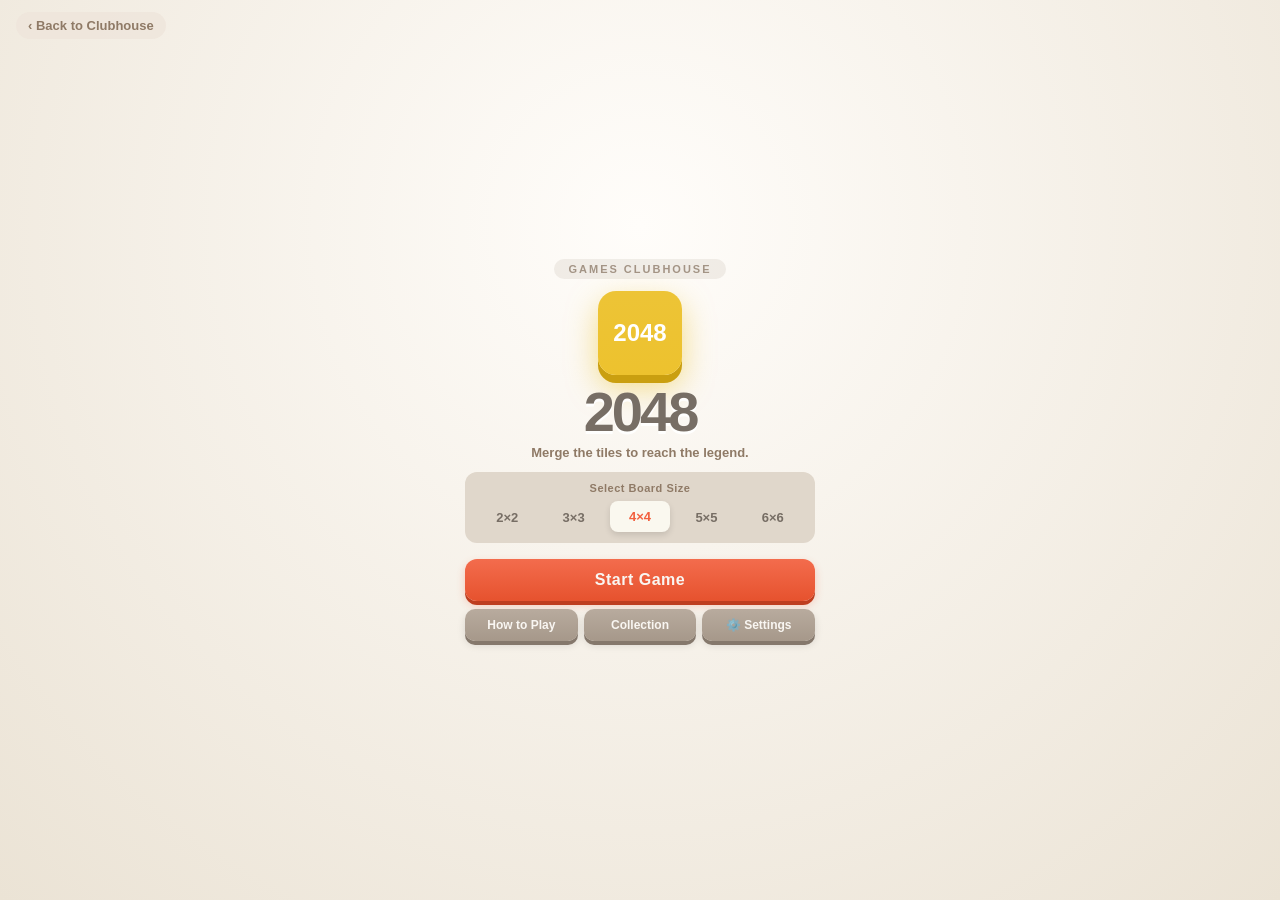
<file: 2048/index.html>
<!DOCTYPE html>
<html lang="en">
<head>
  <meta charset="UTF-8">
  <meta name="viewport" content="width=device-width, initial-scale=1.0, maximum-scale=1.0, user-scalable=no, viewport-fit=cover">
  <title>2048 - Games Clubhouse</title>
  <meta name="description" content="Merge the tiles to reach 2048! High quality Web Game.">
  <meta name="apple-mobile-web-app-capable" content="yes">
  <!-- 上下のバーの裏まで全画面描画させる設定 -->
  <meta name="apple-mobile-web-app-status-bar-style" content="black-translucent">
  <link rel="manifest" href="manifest.json">
  <link rel="icon" type="image/svg+xml" href="icon.svg">
  <link rel="apple-touch-icon" href="icon.svg">
  <link rel="stylesheet" href="style.css">
</head>
<body>

  <!-- スタート画面（タイトル画面） -->
  <div id="start-screen" class="start-screen">
    <a href="../" id="start-top-back-link" class="start-top-back-link">‹ Back to Clubhouse</a>
    
    <div class="start-content">
      <div class="start-header-badge">GAMES CLUBHOUSE</div>
      <div class="start-hero-tile">2048</div>
      <h1 class="start-title">2048</h1>
      <p id="start-subtitle" class="start-subtitle">Merge the tiles to reach the legend.</p>

      <div class="start-mode-container">
        <span id="start-mode-label" class="start-mode-label">Select Board Size</span>
        <div class="start-mode-selector">
          <button class="start-mode-btn" data-size="2">2×2</button>
          <button class="start-mode-btn" data-size="3">3×3</button>
          <button class="start-mode-btn active" data-size="4">4×4</button>
          <button class="start-mode-btn" data-size="5">5×5</button>
          <button class="start-mode-btn" data-size="6">6×6</button>
        </div>
      </div>

      <div class="start-actions">
        <!-- 続きから遊ぶボタン（セーブデータがある場合に上部に表示） -->
        <button id="start-continue-btn" class="btn primary start-play-btn" style="display: none;">Resume</button>
        <!-- ゲームスタートボタン -->
        <button id="start-game-btn" class="btn primary start-play-btn">Start Game</button>
        
        <div class="start-btn-row">
          <button id="start-help-btn" class="btn sub-btn start-sub-btn">How to Play</button>
          <button id="collection-btn" class="btn sub-btn start-sub-btn">Collection</button>
          <button id="settings-btn" class="btn sub-btn start-sub-btn">⚙️️ Settings</button>
        </div>
      </div>
    </div>
  </div>

  <!-- メインゲーム画面 -->
  <main class="game-container">
    <header class="game-header">
      <div class="header-nav-bar">
        <button id="back-to-title-btn" class="back-link">‹ Title</button>
        <button id="sound-toggle-btn" class="sound-toggle-btn" aria-label="Toggle Sound">🔊</button>
      </div>

      <div class="header-main-bar">
        <div class="title-with-panel">
          <h1 class="title">2048</h1>
          <div class="header-tile-panel">2048</div>
        </div>

        <div class="stats-grid">
          <div class="score-box">
            <span id="label-score" class="label">SCORE</span>
            <span id="score" class="value">0</span>
          </div>
          <div class="score-box">
            <span id="label-best" class="label">BEST</span>
            <span id="best-score" class="value">0</span>
          </div>
          <div class="score-box sub-box">
            <span id="label-moves" class="label">MOVES</span>
            <span id="moves" class="value">0</span>
          </div>
          <div class="score-box sub-box">
            <span id="label-time" class="label">TIME</span>
            <span id="time" class="value">00:00</span>
          </div>
        </div>
      </div>

      <div class="mode-selector">
        <button class="mode-btn" data-size="2">2×2</button>
        <button class="mode-btn" data-size="3">3×3</button>
        <button class="mode-btn active" data-size="4">4×4</button>
        <button class="mode-btn" data-size="5">5×5</button>
        <button class="mode-btn" data-size="6">6×6</button>
      </div>

      <div class="controls">
        <button id="how-to-play-btn" class="btn sub-btn">How to Play</button>
        <button id="undo-btn" class="btn sub-btn">Undo</button>
        <button id="restart-btn" class="btn primary">Restart</button>
      </div>
    </header>

    <div class="board-wrapper">
      <div id="grid-container" class="grid-container"></div>
      <div id="tile-container" class="tile-container"></div>

      <!-- ゲームオーバー / クリア表示 -->
      <div id="game-message" class="game-message">
        <p id="game-message-text">Game Over!</p>
        <div id="message-stats-summary" class="message-stats-summary"></div>
        <div class="lower">
          <button id="share-score-button" class="btn share-btn">Share on X</button>
          <button id="keep-playing-button" class="btn primary">Keep Going</button>
          <button id="retry-button" class="btn primary">Retry</button>
        </div>
      </div>
    </div>
  </main>

  <!-- 確認モーダル -->
  <div id="confirm-modal" class="confirm-overlay" style="z-index: 10005;">
    <div class="confirm-card">
      <div id="confirm-title" class="confirm-title">Restart Game?</div>
      <div id="confirm-desc" class="confirm-desc">
        Your current score and board progress will be reset.
      </div>
      <div class="confirm-actions">
        <button id="cancel-restart-btn" class="btn">Cancel</button>
        <button id="confirm-restart-btn" class="btn primary">Restart</button>
      </div>
    </div>
  </div>

  <!-- あそびかたモーダル -->
  <div id="help-modal" class="confirm-overlay">
    <div class="help-card">
      <div class="help-header">
        <h2 id="help-modal-title" class="help-title">How to Play</h2>
        <button id="close-help-btn" class="help-close-btn">&times;</button>
      </div>
      <div class="help-steps">
        <div class="help-item">
          <div class="help-badge">1</div>
          <div class="help-visual">
            <span class="swipe-arrow">⇄ ⇅</span>
          </div>
          <div class="help-info">
            <strong id="help-step1-title" class="help-item-title">Swipe to Move</strong>
            <p id="help-step1-desc" class="help-item-desc">Swipe in any direction (or use Arrow keys on PC) to slide all tiles.</p>
          </div>
        </div>
        <div class="help-item">
          <div class="help-badge">2</div>
          <div class="help-visual merge-demo">
            <span class="demo-tile t-2">2</span>
            <span>+</span>
            <span class="demo-tile t-2">2</span>
            <span>=</span>
            <span class="demo-tile t-4">4</span>
          </div>
          <div class="help-info">
            <strong id="help-step2-title" class="help-item-title">Merge Tiles</strong>
            <p id="help-step2-desc" class="help-item-desc">When two tiles with the same number touch, they merge into one with double value.</p>
          </div>
        </div>
        <div class="help-item">
          <div class="help-badge">3</div>
          <div class="help-visual">
            <span class="demo-tile t-2048">2048</span>
          </div>
          <div class="help-info">
            <strong id="help-step3-title" class="help-item-title">Reach 2048!</strong>
            <p id="help-step3-desc" class="help-item-desc">When no moves are possible, game is over. Reach 2048 and continue into endless mode!</p>
          </div>
        </div>
      </div>
      <button id="got-it-btn" class="btn primary help-ok-btn">Got It!</button>
    </div>
  </div>

  <!-- タイルコレクションモーダル -->
  <div id="collection-modal" class="confirm-overlay">
    <div class="collection-card">
      <div class="collection-header">
        <div>
          <h2 id="collection-modal-title" class="collection-title">Tile Collection</h2>
          <p id="collection-modal-desc" class="collection-desc">Tiles reached during gameplay will be unlocked here.</p>
        </div>
        <button id="close-collection-btn" class="help-close-btn">&times;</button>
      </div>
      <div id="collection-grid" class="collection-grid"></div>
      <button id="close-collection-bottom-btn" class="btn sub-btn">Close</button>
    </div>
  </div>

  <!-- 設定モーダル -->
  <div id="settings-modal" class="confirm-overlay">
    <div class="settings-card">
      <div class="settings-header">
        <h2 id="settings-title" class="settings-title">⚙️ Settings</h2>
        <button id="close-settings-btn" class="help-close-btn">&times;</button>
      </div>
      <div class="settings-list">
        <div class="settings-row">
          <span id="setting-lbl-lang" class="settings-label">Language</span>
          <select id="lang-select" class="lang-select">
            <option value="en">English</option>
            <option value="ja">日本語</option>
            <option value="zh-CN">简体中文</option>
            <option value="zh-TW">繁體中文</option>
            <option value="ko">한국어</option>
            <option value="es">Español</option>
            <option value="fr">Français</option>
            <option value="pt">Português</option>
          </select>
        </div>
        <div class="settings-row">
          <span id="setting-lbl-sound" class="settings-label">Sound FX</span>
          <div class="toggle-group">
            <button id="sound-on-btn" class="toggle-btn active">ON</button>
            <button id="sound-off-btn" class="toggle-btn">OFF</button>
          </div>
        </div>
        <div class="settings-row">
          <span id="setting-lbl-vibration" class="settings-label">Vibration</span>
          <div class="toggle-group">
            <button id="vib-on-btn" class="toggle-btn active">ON</button>
            <button id="vib-off-btn" class="toggle-btn">OFF</button>
          </div>
        </div>
        <div class="settings-row">
          <span id="setting-lbl-speed" class="settings-label">Speed</span>
          <div class="toggle-group">
            <button id="speed-normal-btn" class="toggle-btn active">Normal</button>
            <button id="speed-fast-btn" class="toggle-btn">Fast</button>
          </div>
        </div>
        <div class="settings-row">
          <button id="reset-data-btn" class="btn danger-btn" style="width: 100%;">Reset Data</button>
        </div>
      </div>
      <div class="settings-bottom-actions">
        <button id="close-settings-bottom-btn" class="btn sub-btn" style="width: 100%;">Close</button>
      </div>
    </div>
  </div>

  <script src="audio.js"></script>
  <script src="storage.js"></script>
  <script src="game.js"></script>
</body>
</html>
</file>
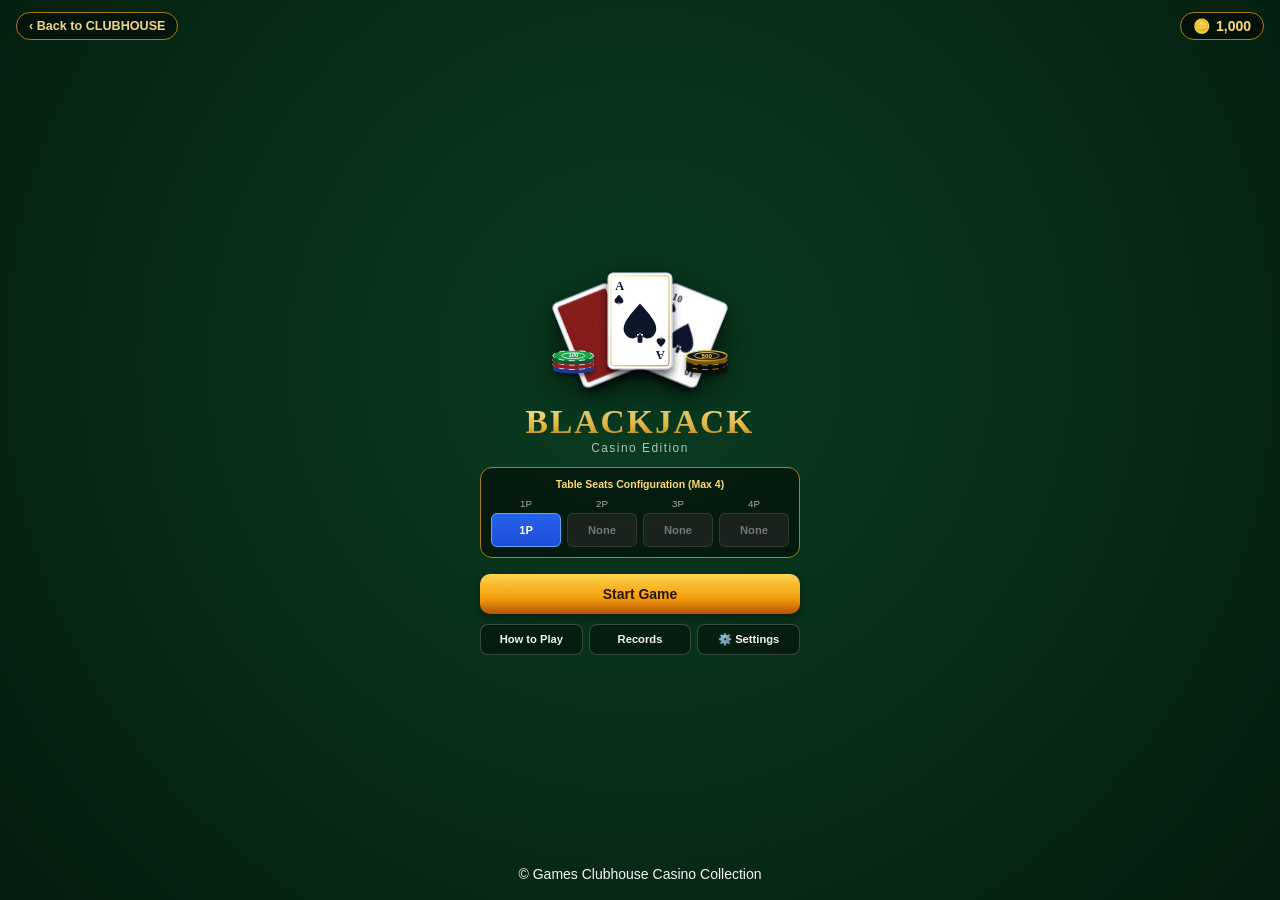
<file: blackjack/index.html>
<!DOCTYPE html>
<html lang="en">
<head>
  <meta charset="UTF-8">
  <meta name="viewport" content="width=device-width, initial-scale=1.0, maximum-scale=1.0, user-scalable=no, viewport-fit=cover">
  <meta name="theme-color" content="#072615">
  <meta name="apple-mobile-web-app-capable" content="yes">
  <meta name="apple-mobile-web-app-status-bar-style" content="black-translucent">
  <title>BLACKJACK - Casino Edition</title>
  <link rel="manifest" href="./manifest.json">
  <link rel="icon" type="image/svg+xml" href="./icon.svg">
  <link rel="stylesheet" href="./style.css">
</head>
<body>
  <div id="app-root">

    <!-- 1. タイトル画面 -->
    <div id="title-screen" class="screen-view active">
      <header class="title-header">
        <a href="../" id="link-clubhouse-title" class="back-clubhouse" aria-label="Back to Clubhouse" data-i18n="backToClubhouse">‹ Back to CLUBHOUSE</a>
        <div class="header-balance-badge">
          <span class="chip-icon">🪙</span>
          <span id="title-chips-display">1,000</span>
        </div>
      </header>

      <main class="title-content">
        <!-- 案C: トリプル・カードファン ＆ 立体カジノチップスタック -->
        <div class="symbol-container-fan">
          <svg class="fan-emblem-svg" viewBox="0 0 320 200" width="100%" height="100%" xmlns="http://www.w3.org/2000/svg">
            <defs>
              <filter id="fanShadow" x="-20%" y="-20%" width="150%" height="150%">
                <feDropShadow dx="0" dy="8" stdDeviation="6" flood-color="#000000" flood-opacity="0.65"/>
              </filter>
              <filter id="chipShadow" x="-30%" y="-30%" width="160%" height="160%">
                <feDropShadow dx="0" dy="4" stdDeviation="4" flood-color="#000000" flood-opacity="0.5"/>
              </filter>
              <pattern id="cardPattern" width="10" height="10" patternUnits="userSpaceOnUse">
                <rect width="10" height="10" fill="#7f1d1d"/>
                <circle cx="5" cy="5" r="3" fill="none" stroke="#991b1b" stroke-width="1"/>
                <line x1="0" y1="0" x2="10" y2="10" stroke="#991b1b" stroke-width="0.8"/>
                <line x1="10" y1="0" x2="0" y2="10" stroke="#991b1b" stroke-width="0.8"/>
              </pattern>
              <linearGradient id="goldRimGrad" x1="0%" y1="0%" x2="100%" y2="100%">
                <stop offset="0%" stop-color="#fff2a3"/>
                <stop offset="50%" stop-color="#e6b742"/>
                <stop offset="100%" stop-color="#926c15"/>
              </linearGradient>
            </defs>

            <ellipse cx="160" cy="110" rx="110" ry="60" fill="#e6b742" opacity="0.08"/>

            <!-- カード1: 左・裏面 -->
            <g transform="translate(100, 115) rotate(-22)" filter="url(#fanShadow)">
              <rect x="-42" y="-62" width="84" height="124" rx="7" fill="#f8fafc" stroke="#cbd5e1" stroke-width="1.5"/>
              <rect x="-37" y="-57" width="74" height="114" rx="4" fill="url(#cardPattern)" stroke="#ffffff" stroke-width="1.5"/>
            </g>

            <!-- カード2: 右・10♠ -->
            <g transform="translate(220, 115) rotate(22)" filter="url(#fanShadow)">
              <rect x="-42" y="-62" width="84" height="124" rx="7" fill="#ffffff" stroke="#cbd5e1" stroke-width="1.5"/>
              <rect x="-38" y="-58" width="76" height="116" rx="4" fill="none" stroke="rgba(0,0,0,0.06)" stroke-width="1"/>
              <text x="-34" y="-40" font-family="'Times New Roman', serif" font-weight="900" font-size="14" fill="#0f172a">10</text>
              <path d="M -29 -36 C -33 -32 -37 -28 -34 -25 C -32 -23 -30 -24 -29 -26 C -28 -24 -26 -23 -24 -25 C -21 -28 -25 -32 -29 -36 Z M -30 -25 L -28 -25 L -29 -22 Z" fill="#0f172a"/>
              <path d="M 0 -18 C -14 -2 -24 10 -14 20 C -7 25 0 18 0 14 C 0 18 7 25 14 20 C 24 10 14 -2 0 -18 Z M -3 16 L 3 16 L 2 26 L -2 26 Z" fill="#0f172a"/>
              <g transform="rotate(180)">
                <text x="-34" y="-40" font-family="'Times New Roman', serif" font-weight="900" font-size="14" fill="#0f172a">10</text>
                <path d="M -29 -36 C -33 -32 -37 -28 -34 -25 C -32 -23 -30 -24 -29 -26 C -28 -24 -26 -23 -24 -25 C -21 -28 -25 -32 -29 -36 Z M -30 -25 L -28 -25 L -29 -22 Z" fill="#0f172a"/>
              </g>
            </g>

            <!-- カード3: 中央・A♠ -->
            <g transform="translate(160, 95)" filter="url(#fanShadow)">
              <rect x="-44" y="-66" width="88" height="132" rx="7" fill="#ffffff" stroke="#cbd5e1" stroke-width="1.5"/>
              <rect x="-40" y="-62" width="80" height="124" rx="4" fill="none" stroke="url(#goldRimGrad)" stroke-width="1.2"/>
              <text x="-34" y="-42" font-family="'Times New Roman', serif" font-weight="900" font-size="17" fill="#0f172a">A</text>
              <path d="M -29 -36 C -33 -32 -37 -28 -34 -25 C -32 -23 -30 -24 -29 -26 C -28 -24 -26 -23 -24 -25 C -21 -28 -25 -32 -29 -36 Z M -30 -25 L -28 -25 L -29 -22 Z" fill="#0f172a"/>
              <path d="M 0 -24 C -18 -4 -30 10 -17 22 C -8 28 0 20 0 15 C 0 20 8 28 17 22 C 30 10 18 -4 0 -24 Z M -4 18 L 4 18 L 3 30 L -3 30 Z" fill="#0f172a"/>
              <g transform="rotate(180)">
                <text x="-34" y="-42" font-family="'Times New Roman', serif" font-weight="900" font-size="17" fill="#0f172a">A</text>
                <path d="M -29 -36 C -33 -32 -37 -28 -34 -25 C -32 -23 -30 -24 -29 -26 C -28 -24 -26 -23 -24 -25 C -21 -28 -25 -32 -29 -36 Z M -30 -25 L -28 -25 L -29 -22 Z" fill="#0f172a"/>
              </g>
            </g>

            <!-- 手前左チップスタック -->
            <g transform="translate(68, 155)" filter="url(#chipShadow)">
              <path d="M -28 0 C -28 -7 28 -7 28 0 L 28 7 C 28 14 -28 14 -28 7 Z" fill="#1e3a8a"/>
              <ellipse cx="0" cy="0" rx="28" ry="7" fill="#2563eb" stroke="#ffffff" stroke-width="1.2" stroke-dasharray="8 6"/>
              <g transform="translate(0, -6)">
                <path d="M -28 0 C -28 -7 28 -7 28 0 L 28 7 C 28 14 -28 14 -28 7 Z" fill="#991b1b"/>
                <ellipse cx="0" cy="0" rx="28" ry="7" fill="#dc2626" stroke="#ffffff" stroke-width="1.2" stroke-dasharray="8 6"/>
              </g>
              <g transform="translate(0, -12)">
                <path d="M -28 0 C -28 -7 28 -7 28 0 L 28 7 C 28 14 -28 14 -28 7 Z" fill="#14532d"/>
                <ellipse cx="0" cy="0" rx="28" ry="7" fill="#16a34a" stroke="#ffffff" stroke-width="1.2" stroke-dasharray="8 6"/>
                <ellipse cx="0" cy="0" rx="16" ry="4" fill="none" stroke="#ffffff" stroke-width="1"/>
                <text x="0" y="2.5" font-family="sans-serif" font-weight="900" font-size="8" fill="#ffffff" text-anchor="middle">100</text>
              </g>
            </g>

            <!-- 手前右チップスタック -->
            <g transform="translate(252, 155)" filter="url(#chipShadow)">
              <path d="M -28 0 C -28 -7 28 -7 28 0 L 28 7 C 28 14 -28 14 -28 7 Z" fill="#09090b"/>
              <ellipse cx="0" cy="0" rx="28" ry="7" fill="#18181b" stroke="#eab308" stroke-width="1.2" stroke-dasharray="8 6"/>
              <g transform="translate(0, -6)">
                <path d="M -28 0 C -28 -7 28 -7 28 0 L 28 7 C 28 14 -28 14 -28 7 Z" fill="#09090b"/>
                <ellipse cx="0" cy="0" rx="28" ry="7" fill="#18181b" stroke="#eab308" stroke-width="1.2" stroke-dasharray="8 6"/>
              </g>
              <g transform="translate(0, -12)">
                <path d="M -28 0 C -28 -7 28 -7 28 0 L 28 7 C 28 14 -28 14 -28 7 Z" fill="#78590c"/>
                <ellipse cx="0" cy="0" rx="28" ry="7" fill="#18181b" stroke="url(#goldRimGrad)" stroke-width="1.8"/>
                <ellipse cx="0" cy="0" rx="17" ry="4.5" fill="none" stroke="url(#goldRimGrad)" stroke-width="1.2"/>
                <text x="0" y="3" font-family="sans-serif" font-weight="900" font-size="8.5" fill="#fde047" text-anchor="middle">500</text>
              </g>
            </g>
          </svg>
        </div>

        <h1 class="game-logo">BLACKJACK</h1>
        <p class="game-subtitle">Casino Edition</p>

        <!-- 座席設定 -->
        <div class="player-slot-picker">
          <span class="slot-picker-title" data-i18n="tableSlotsTitle">Table Seats Configuration (Max 4)</span>
          <div class="slot-toggles">
            <div class="slot-item">
              <span class="slot-num">1P</span>
              <button class="slot-type-btn fixed-player" data-seat="0" data-type="human">1P</button>
            </div>
            <div class="slot-item">
              <span class="slot-num">2P</span>
              <button class="slot-type-btn state-none" data-seat="1" data-type="none" data-i18n="slotNone">None</button>
            </div>
            <div class="slot-item">
              <span class="slot-num">3P</span>
              <button class="slot-type-btn state-none" data-seat="2" data-type="none" data-i18n="slotNone">None</button>
            </div>
            <div class="slot-item">
              <span class="slot-num">4P</span>
              <button class="slot-type-btn state-none" data-seat="3" data-type="none" data-i18n="slotNone">None</button>
            </div>
          </div>
        </div>

        <!-- メニューボタン -->
        <div class="title-menu">
          <button id="btn-resume-game" class="btn-primary btn-resume hidden" data-i18n="btnResume">Resume Game</button>
          <button id="btn-start-game" class="btn-primary" data-i18n="btnStart">Start Game</button>
          <div class="title-sub-buttons">
            <button id="btn-rules" class="btn-secondary" data-i18n="btnRules">How to Play</button>
            <button id="btn-achievements" class="btn-secondary" data-i18n="btnRecords">Records</button>
            <button id="btn-settings-title" class="btn-secondary" data-i18n="btnSettings">⚙️ Settings</button>
          </div>
        </div>
      </main>

      <footer class="title-footer">
        <span>© Games Clubhouse Casino Collection</span>
      </footer>
    </div>

    <!-- 2. ゲーム盤面 -->
    <div id="game-screen" class="screen-view">
      <header class="table-header">
        <div class="header-left">
          <button id="btn-to-title" class="btn-header-back" data-i18n="btnBackTitle">‹ Title</button>
        </div>
        <div class="header-center">
          <div class="table-title">BLACKJACK</div>
          <div class="deck-shoe-indicator">
            <span data-i18n="shoeLabel">Shoe</span>: <span id="shoe-count">312</span>
          </div>
        </div>
        <div class="header-right">
          <button id="btn-sound-toggle" class="btn-icon" aria-label="Toggle Sound">🔊</button>
          <button id="btn-settings-table" class="btn-icon" aria-label="Settings">⚙️</button>
        </div>
      </header>

      <div class="felt-table">
        <div class="felt-arc-rules">
          <span>BLACKJACK PAYS 3 TO 2</span>
          <span>DEALER MUST STAND ON 17 AND DRAW TO 16</span>
        </div>

        <div class="hand-area dealer-area">
          <div class="area-badge">
            <span data-i18n="dealerLabel">DEALER</span>
            <span id="dealer-score" class="score-pill">0</span>
          </div>
          <div id="dealer-cards" class="card-lane"></div>
        </div>

        <div id="table-toast" class="table-toast-banner hidden">
          <span id="toast-text"></span>
        </div>

        <div class="seats-container">
          <div class="seat-spot" id="seat-0" data-seat-idx="0">
            <div class="seat-badge"><span class="seat-name">1P</span><span class="seat-score score-pill">0</span></div>
            <div class="seat-cards card-lane"></div>
            <div class="seat-bet-box"><span class="chip-mini">🪙</span><span class="seat-bet-val">0</span></div>
          </div>
          <div class="seat-spot is-empty" id="seat-1" data-seat-idx="1">
            <div class="seat-badge"><span class="seat-name">2P</span><span class="seat-score score-pill">-</span></div>
            <div class="seat-cards card-lane"></div>
            <div class="seat-bet-box"><span class="chip-mini">🪙</span><span class="seat-bet-val">0</span></div>
          </div>
          <div class="seat-spot is-empty" id="seat-2" data-seat-idx="2">
            <div class="seat-badge"><span class="seat-name">3P</span><span class="seat-score score-pill">-</span></div>
            <div class="seat-cards card-lane"></div>
            <div class="seat-bet-box"><span class="chip-mini">🪙</span><span class="seat-bet-val">0</span></div>
          </div>
          <div class="seat-spot is-empty" id="seat-3" data-seat-idx="3">
            <div class="seat-badge"><span class="seat-name">4P</span><span class="seat-score score-pill">-</span></div>
            <div class="seat-cards card-lane"></div>
            <div class="seat-bet-box"><span class="chip-mini">🪙</span><span class="seat-bet-val">0</span></div>
          </div>
        </div>
      </div>

      <footer class="table-footer-controls">
        <div class="footer-status-bar">
          <div class="status-stat">
            <span class="stat-label" data-i18n="balanceLabel">Bankroll</span>
            <span id="player-chips" class="stat-value">1,000</span>
          </div>
          <div class="status-stat">
            <span class="stat-label" data-i18n="activeSeatLabel">Turn Seat</span>
            <span id="active-turn-indicator" class="stat-value active-turn-pill">1P</span>
          </div>
          <div class="status-stat">
            <span class="stat-label" data-i18n="currentBetLabel">1P Bet</span>
            <span id="player-bet" class="stat-value">0</span>
          </div>
        </div>

        <div id="chip-controls" class="action-panel-chips">
          <div class="chip-selector-group">
            <button class="casino-chip chip-10" data-value="10">10</button>
            <button class="casino-chip chip-50" data-value="50">50</button>
            <button class="casino-chip chip-100" data-value="100">100</button>
            <button class="casino-chip chip-500" data-value="500">500</button>
          </div>
          <div class="chip-btn-actions">
            <button id="btn-clear-bet" class="btn-chip-action" data-i18n="btnClear">Clear</button>
            <button id="btn-deal" class="btn-chip-action deal-action disabled" data-i18n="btnDeal">Deal Hands</button>
          </div>
        </div>

        <div id="action-controls" class="action-panel-play hidden">
          <button id="btn-double" class="btn-game-action opt-double" data-i18n="btnDouble">Double</button>
          <button id="btn-hit" class="btn-game-action opt-hit" data-i18n="btnHit">Hit</button>
          <button id="btn-stand" class="btn-game-action opt-stand" data-i18n="btnStand">Stand</button>
        </div>
      </footer>
    </div>

    <!-- 3. チップ補給モーダル -->
    <div id="modal-refill" class="modal-backdrop hidden">
      <div class="modal-dialog card-dialog">
        <div class="modal-header-icon">🪙</div>
        <h3 class="dialog-title" data-i18n="refillTitle">Chip Refill</h3>
        <p class="dialog-text" data-i18n="refillDesc">
          You ran out of chips! The Casino grants you a +500 refill.
        </p>
        <button id="btn-refill-chips" class="btn-primary" data-i18n="btnGetRefill">Claim +500 Chips</button>
      </div>
    </div>

    <!-- 4. 設定モーダル -->
    <div id="modal-settings" class="modal-backdrop hidden">
      <div class="modal-dialog">
        <div class="dialog-top">
          <h3 class="dialog-title" data-i18n="settingsTitle">⚙️ Settings</h3>
          <button class="btn-close-modal" id="btn-close-settings">×</button>
        </div>
        <div class="settings-list">
          <div class="setting-item">
            <label for="select-language" data-i18n="labelLanguage">Language</label>
            <select id="select-language" class="setting-dropdown">
              <option value="en">English</option>
              <option value="ja">日本語</option>
              <option value="zh-CN">简体中文</option>
              <option value="zh-TW">繁體中文</option>
              <option value="ko">한국어</option>
              <option value="es">Español</option>
              <option value="fr">Français</option>
              <option value="pt">Português</option>
            </select>
          </div>
          <div class="setting-item">
            <label for="toggle-sound" data-i18n="labelSound">Sound</label>
            <input type="checkbox" id="toggle-sound" class="setting-switch" checked>
          </div>
          <div class="setting-item">
            <label for="toggle-vibrate" data-i18n="labelHaptics">Vibration</label>
            <input type="checkbox" id="toggle-vibrate" class="setting-switch" checked>
          </div>
          <div class="setting-item">
            <label for="select-speed" data-i18n="labelSpeed">Animation Speed</label>
            <select id="select-speed" class="setting-dropdown">
              <option value="1" data-i18n="speedNormal">Normal</option>
              <option value="1.5" data-i18n="speedFast">Fast</option>
            </select>
          </div>
          <div class="setting-item danger-zone">
            <button id="btn-reset-data" class="btn-danger-styled">
              <span class="danger-icon">⚠️</span>
              <span data-i18n="btnResetData">Reset All Data</span>
            </button>
          </div>
        </div>
        <button id="btn-save-settings" class="btn-primary" data-i18n="btnCloseSettings">Close</button>
      </div>
    </div>

    <!-- 5. あそびかたモーダル -->
    <div id="modal-rules" class="modal-backdrop hidden">
      <div class="modal-dialog modal-scrollable rules-visual-dialog">
        <div class="dialog-top">
          <h3 class="dialog-title" data-i18n="rulesTitle">📖 How to Play</h3>
          <button class="btn-close-modal" id="btn-close-rules">×</button>
        </div>
        
        <div class="rules-body visual-rules-container">
          
          <div class="visual-rule-card">
            <div class="rule-badge-header">
              <span class="rule-step-num">1</span>
              <h4 data-i18n="ruleGoalHead">Objective: Reach 21</h4>
            </div>
            <p class="rule-lead-text" data-i18n="ruleGoalLead">Get closer to 21 than the dealer without going over (bust).</p>
            
            <div class="rule-showcase-box highlight-bj">
              <div class="showcase-caption">
                <span class="crown-icon">👑</span>
                <strong data-i18n="ruleShowcaseBJ">Ultimate Hand: Blackjack</strong>
              </div>
              <div class="mini-cards-row">
                <div class="mini-card black">
                  <span class="r">A</span><span class="s">♠</span>
                </div>
                <div class="mini-card red">
                  <span class="r">J</span><span class="s">♦</span>
                </div>
                <div class="showcase-calc">
                  <span class="calc-math">11 + 10 =</span>
                  <span class="calc-total">21</span>
                  <span class="payout-badge" data-i18n="payoutBJBadge">3:2 Payout</span>
                </div>
              </div>
            </div>
          </div>

          <div class="visual-rule-card">
            <div class="rule-badge-header">
              <span class="rule-step-num">2</span>
              <h4 data-i18n="ruleCountingHead">Card Values</h4>
            </div>
            
            <div class="visual-grid-counts">
              <div class="count-item-tile">
                <div class="tile-cards">
                  <div class="mini-card red"><span class="r">7</span><span class="s">♥</span></div>
                  <div class="mini-card black"><span class="r">3</span><span class="s">♣</span></div>
                </div>
                <div class="tile-desc">
                  <strong>2 〜 10</strong>
                  <span data-i18n="valFaceDesc">Face Value</span>
                </div>
              </div>

              <div class="count-item-tile">
                <div class="tile-cards">
                  <div class="mini-card red"><span class="r">K</span><span class="s">♦</span></div>
                  <div class="mini-card black"><span class="r">Q</span><span class="s">♠</span></div>
                </div>
                <div class="tile-desc">
                  <strong>J / Q / K</strong>
                  <span class="highlight-val" data-i18n="valTenDesc">Count as 10</span>
                </div>
              </div>

              <div class="count-item-tile full-span">
                <div class="tile-cards">
                  <div class="mini-card black"><span class="r">A</span><span class="s">♠</span></div>
                </div>
                <div class="tile-desc">
                  <strong>A (Ace)</strong>
                  <span class="highlight-val" data-i18n="valAceDesc">Counts as 1 or 11</span>
                </div>
              </div>
            </div>
          </div>

          <div class="visual-rule-card">
            <div class="rule-badge-header">
              <span class="rule-step-num">3</span>
              <h4 data-i18n="ruleActionsHead">Player Actions</h4>
            </div>

            <div class="visual-action-list">
              <div class="action-visual-row">
                <span class="action-btn-demo hit-demo" data-i18n="btnHit">Hit</span>
                <div class="action-detail">
                  <span class="action-summary" data-i18n="hitSummary">Draw another card</span>
                  <small data-i18n="hitTip">Take when far from 21</small>
                </div>
              </div>

              <div class="action-visual-row">
                <span class="action-btn-demo stand-demo" data-i18n="btnStand">Stand</span>
                <div class="action-detail">
                  <span class="action-summary" data-i18n="standSummary">Lock your total</span>
                  <small data-i18n="standTip">End your turn at 17+</small>
                </div>
              </div>

              <div class="action-visual-row">
                <span class="action-btn-demo double-demo" data-i18n="btnDouble">Double</span>
                <div class="action-detail">
                  <span class="action-summary" data-i18n="doubleSummary">Double bet, draw 1 card</span>
                  <small data-i18n="doubleTip">Great when starting with 11</small>
                </div>
              </div>
            </div>
          </div>

          <div class="visual-rule-card">
            <div class="rule-badge-header">
              <span class="rule-step-num">4</span>
              <h4 data-i18n="ruleDealerHead">Dealer Rules</h4>
            </div>
            <div class="dealer-rule-flow">
              <div class="flow-step">
                <span class="flow-pill red-pill" data-i18n="flow16">16 or less</span>
                <span class="flow-arrow">➔</span>
                <span data-i18n="flowMustHit">Must Hit</span>
              </div>
              <div class="flow-step">
                <span class="flow-pill green-pill" data-i18n="flow17">17 or more</span>
                <span class="flow-arrow">➔</span>
                <span data-i18n="flowMustStand">Must Stand</span>
              </div>
            </div>
          </div>

        </div>
        
        <button id="btn-rules-ack" class="btn-primary" data-i18n="btnGotIt">Close</button>
      </div>
    </div>

    <!-- 6. 戦績・実績モーダル -->
    <div id="modal-achievements" class="modal-backdrop hidden">
      <div class="modal-dialog modal-scrollable">
        <div class="dialog-top">
          <h3 class="dialog-title" data-i18n="statsTitle">🏆 Records & Badges</h3>
          <button class="btn-close-modal" id="btn-close-achievements">×</button>
        </div>
        <div class="stats-overview">
          <div class="stat-box">
            <span class="stat-num" id="stat-games-played">0</span>
            <span class="stat-lbl" data-i18n="statPlayed">Played</span>
          </div>
          <div class="stat-box">
            <span class="stat-num" id="stat-games-won">0</span>
            <span class="stat-lbl" data-i18n="statWon">Won</span>
          </div>
          <div class="stat-box">
            <span class="stat-num" id="stat-bj-count">0</span>
            <span class="stat-lbl" data-i18n="statBJs">Blackjacks</span>
          </div>
          <div class="stat-box">
            <span class="stat-num" id="stat-win-rate">0%</span>
            <span class="stat-lbl" data-i18n="statWinRate">Win Rate</span>
          </div>
        </div>
        <h4 class="sub-heading" data-i18n="badgesHeading">Achievements</h4>
        <div id="achievements-list" class="badge-grid"></div>
        <button id="btn-stats-ack" class="btn-primary" data-i18n="btnGotIt">Close</button>
      </div>
    </div>

    <!-- 7. 汎用確認ダイアログ（キャンセル / OK） -->
    <div id="modal-confirm" class="modal-backdrop hidden">
      <div class="modal-dialog">
        <h3 id="confirm-title" class="dialog-title">Confirm</h3>
        <div id="confirm-box" class="confirm-message-container">
          <p id="confirm-message" class="dialog-text"></p>
        </div>
        <div class="dialog-dual-buttons">
          <button id="btn-confirm-cancel" class="btn-secondary" data-i18n="btnCancel">Cancel</button>
          <button id="btn-confirm-ok" class="btn-primary" data-i18n="btnConfirm">OK</button>
        </div>
      </div>
    </div>

    <!-- 8. リザルトモーダル -->
    <div id="modal-round-result" class="modal-backdrop hidden">
      <div class="modal-dialog result-dialog">
        <div id="result-trophy-icon" class="result-icon">👑</div>
        <h2 id="result-headline" class="result-title">ROUND OVER</h2>
        <p id="result-payout-text" class="result-subtitle">+0 CHIPS</p>
        <div id="result-seats-summary" class="result-seats-grid"></div>
        <div class="result-actions">
          <button id="btn-share-x" class="btn-share-x">
            <svg viewBox="0 0 24 24" width="18" height="18" fill="currentColor"><path d="M18.244 2.25h3.308l-7.227 8.26 8.502 11.24H16.17l-5.214-6.817L4.99 21.75H1.68l7.73-8.835L1.254 2.25H8.08l4.713 6.231zm-1.161 17.52h1.833L7.084 4.126H5.117z"/></svg>
            <span data-i18n="btnShareX">Share on X</span>
          </button>
          <button id="btn-next-round" class="btn-primary" data-i18n="btnNextRound">Next Deal</button>
        </div>
      </div>
    </div>

  </div>

  <script src="./storage.js"></script>
  <script src="./audio.js"></script>
  <script src="./game.js"></script>
</body>
</html>
</file>
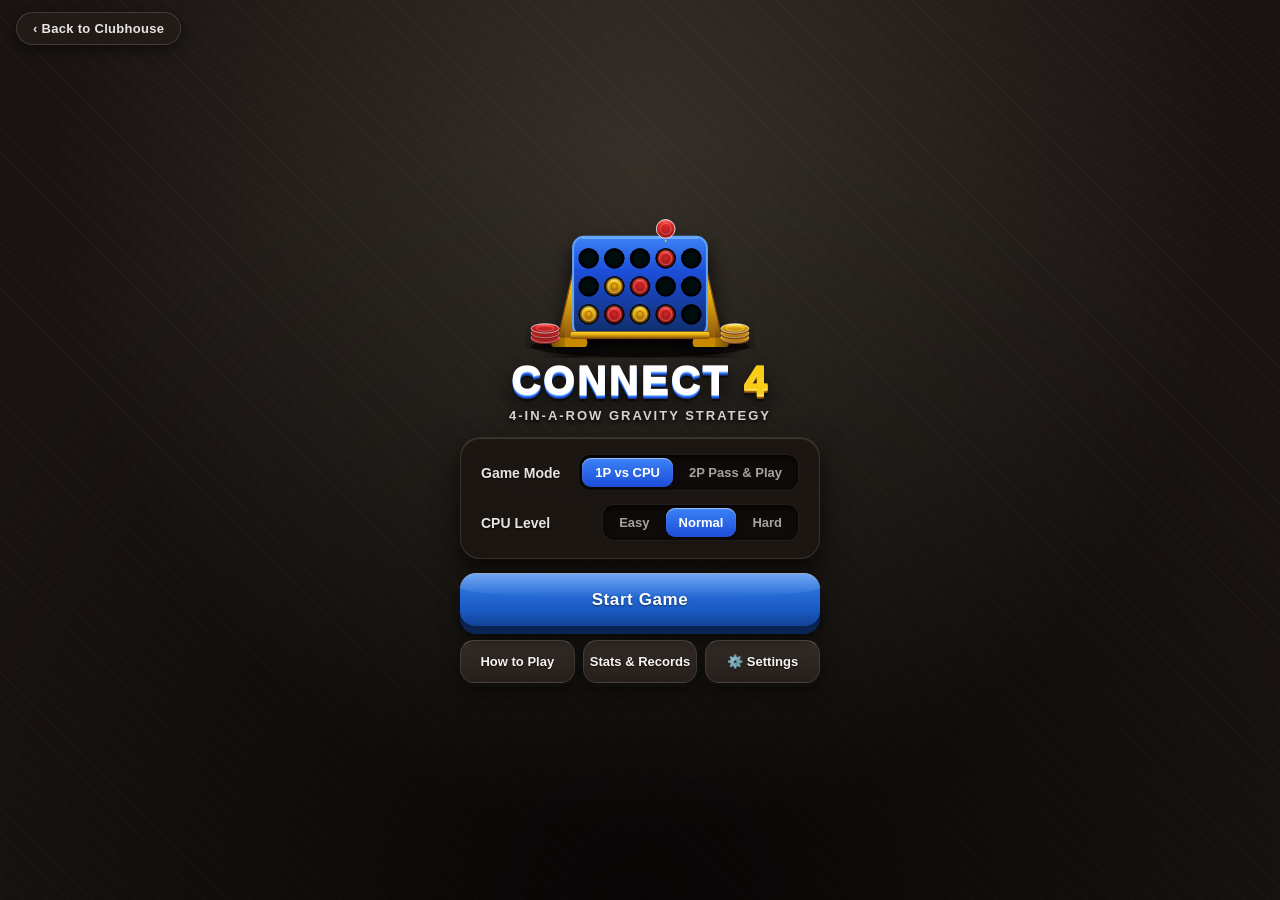
<file: connect4/index.html>
<!DOCTYPE html>
<html lang="ja">
<head>
  <meta charset="UTF-8">
  <meta name="viewport" content="width=device-width, initial-scale=1.0, maximum-scale=1.0, user-scalable=no, viewport-fit=cover">
  <meta name="apple-mobile-web-app-capable" content="yes">
  <meta name="apple-mobile-web-app-status-bar-style" content="black-translucent">
  <meta name="theme-color" content="#191412">
  <title>Connect 4 - Games Clubhouse</title>
  <link rel="manifest" href="./manifest.json">
  <link rel="icon" type="image/svg+xml" href="./icon.svg">
  <link rel="apple-touch-icon" href="./icon.svg">
  <link rel="stylesheet" href="./style.css">
</head>
<body>
  <!-- タイトル画面 -->
  <div id="title-screen" class="screen-container">
    <a href="../" class="portal-nav" id="btn-back-clubhouse">‹ CLUB HOUSEへ戻る</a>
    
    <div class="title-hero">
      <!-- 本物のフラットプラスチックコインが収まるジオラマ -->
      <div class="game-diorama">
        <svg viewBox="0 0 320 180" class="diorama-svg">
          <defs>
            <linearGradient id="dioBlue" x1="0%" y1="0%" x2="0%" y2="100%">
              <stop offset="0%" stop-color="#3b82f6"/>
              <stop offset="35%" stop-color="#1d4ed8"/>
              <stop offset="100%" stop-color="#0f2b66"/>
            </linearGradient>
            <linearGradient id="dioYellowLeg" x1="0%" y1="0%" x2="0%" y2="100%">
              <stop offset="0%" stop-color="#fde047"/>
              <stop offset="40%" stop-color="#eab308"/>
              <stop offset="100%" stop-color="#854d0e"/>
            </linearGradient>

            <!-- フラットコイン用グラデーション（球体感を消し、平らな成型ディスクを表現） -->
            <linearGradient id="flatRedFace" x1="0%" y1="0%" x2="0%" y2="100%">
              <stop offset="0%" stop-color="#f87171"/>
              <stop offset="30%" stop-color="#dc2626"/>
              <stop offset="100%" stop-color="#991b1b"/>
            </linearGradient>
            <linearGradient id="flatYelFace" x1="0%" y1="0%" x2="0%" y2="100%">
              <stop offset="0%" stop-color="#fef08a"/>
              <stop offset="30%" stop-color="#eab308"/>
              <stop offset="100%" stop-color="#a16207"/>
            </linearGradient>

            <!-- スロット内部の深み影 -->
            <radialGradient id="dioHoleShadow" cx="50%" cy="50%" r="50%">
              <stop offset="65%" stop-color="#000000" stop-opacity="0"/>
              <stop offset="90%" stop-color="#000000" stop-opacity="0.8"/>
              <stop offset="100%" stop-color="#000000"/>
            </radialGradient>

            <filter id="dioShadow" x="-20%" y="-10%" width="140%" height="130%">
              <feDropShadow dx="0" dy="16" stdDeviation="14" flood-color="#000000" flood-opacity="0.85"/>
            </filter>
          </defs>

          <!-- 接地シャドウ -->
          <ellipse cx="160" cy="165" rx="140" ry="14" fill="#000000" opacity="0.6"/>

          <g filter="url(#dioShadow)">
            <!-- 左右の黄色スタンド脚 -->
            <path d="M 54 158 L 78 50 L 96 50 L 80 162 Z" fill="url(#dioYellowLeg)" stroke="#854d0e" stroke-width="1.5"/>
            <path d="M 266 158 L 242 50 L 224 50 L 240 162 Z" fill="url(#dioYellowLeg)" stroke="#854d0e" stroke-width="1.5"/>
            <rect x="46" y="154" width="46" height="12" rx="5" fill="#ca8a04"/>
            <rect x="228" y="154" width="46" height="12" rx="5" fill="#ca8a04"/>

            <!-- グリッドボード本体 -->
            <rect x="74" y="24" width="172" height="128" rx="14" fill="url(#dioBlue)" stroke="#60a5fa" stroke-width="2.5"/>
            <path d="M 86 26 L 234 26" stroke="#93c5fd" stroke-width="2" stroke-linecap="round" opacity="0.6"/>
            <rect x="70" y="146" width="180" height="9" rx="3" fill="url(#dioYellowLeg)" stroke="#854d0e" stroke-width="1"/>

            <!-- 盤面のマスとコイン（球体ではなく平坦なコインモールド） -->
            <!-- 1段目（底） -->
            <circle cx="94"  cy="124" r="13" fill="#050811"/>
            <!-- 黄コイン -->
            <g transform="translate(94, 124)">
              <circle cx="0" cy="0" r="12" fill="url(#flatYelFace)" stroke="#713f12" stroke-width="0.8"/>
              <circle cx="0" cy="0" r="8" fill="none" stroke="#fffde0" stroke-width="0.8" opacity="0.6"/>
              <circle cx="0" cy="0" r="4" fill="none" stroke="#854d0e" stroke-width="0.8"/>
            </g>
            <circle cx="94"  cy="124" r="13" fill="url(#dioHoleShadow)"/>

            <circle cx="127" cy="124" r="13" fill="#050811"/>
            <!-- 赤コイン -->
            <g transform="translate(127, 124)">
              <circle cx="0" cy="0" r="12" fill="url(#flatRedFace)" stroke="#7f1d1d" stroke-width="0.8"/>
              <circle cx="0" cy="0" r="8" fill="none" stroke="#ffa8a8" stroke-width="0.8" opacity="0.6"/>
              <circle cx="0" cy="0" r="4" fill="none" stroke="#7f1d1d" stroke-width="0.8"/>
            </g>
            <circle cx="127" cy="124" r="13" fill="url(#dioHoleShadow)"/>

            <circle cx="160" cy="124" r="13" fill="#050811"/>
            <!-- 黄コイン -->
            <g transform="translate(160, 124)">
              <circle cx="0" cy="0" r="12" fill="url(#flatYelFace)" stroke="#713f12" stroke-width="0.8"/>
              <circle cx="0" cy="0" r="8" fill="none" stroke="#fffde0" stroke-width="0.8" opacity="0.6"/>
              <circle cx="0" cy="0" r="4" fill="none" stroke="#854d0e" stroke-width="0.8"/>
            </g>
            <circle cx="160" cy="124" r="13" fill="url(#dioHoleShadow)"/>

            <circle cx="193" cy="124" r="13" fill="#050811"/>
            <!-- 赤コイン -->
            <g transform="translate(193, 124)">
              <circle cx="0" cy="0" r="12" fill="url(#flatRedFace)" stroke="#7f1d1d" stroke-width="0.8"/>
              <circle cx="0" cy="0" r="8" fill="none" stroke="#ffa8a8" stroke-width="0.8" opacity="0.6"/>
              <circle cx="0" cy="0" r="4" fill="none" stroke="#7f1d1d" stroke-width="0.8"/>
            </g>
            <circle cx="193" cy="124" r="13" fill="url(#dioHoleShadow)"/>

            <circle cx="226" cy="124" r="13" fill="#050811"/>
            <circle cx="226" cy="124" r="13" fill="url(#dioHoleShadow)"/>

            <!-- 2段目（中） -->
            <circle cx="94"  cy="88" r="13" fill="#050811"/>
            <circle cx="94"  cy="88" r="13" fill="url(#dioHoleShadow)"/>

            <circle cx="127" cy="88" r="13" fill="#050811"/>
            <g transform="translate(127, 88)">
              <circle cx="0" cy="0" r="12" fill="url(#flatYelFace)" stroke="#713f12" stroke-width="0.8"/>
              <circle cx="0" cy="0" r="8" fill="none" stroke="#fffde0" stroke-width="0.8" opacity="0.6"/>
              <circle cx="0" cy="0" r="4" fill="none" stroke="#854d0e" stroke-width="0.8"/>
            </g>
            <circle cx="127" cy="88" r="13" fill="url(#dioHoleShadow)"/>

            <circle cx="160" cy="88" r="13" fill="#050811"/>
            <g transform="translate(160, 88)">
              <circle cx="0" cy="0" r="12" fill="url(#flatRedFace)" stroke="#7f1d1d" stroke-width="0.8"/>
              <circle cx="0" cy="0" r="8" fill="none" stroke="#ffa8a8" stroke-width="0.8" opacity="0.6"/>
              <circle cx="0" cy="0" r="4" fill="none" stroke="#7f1d1d" stroke-width="0.8"/>
            </g>
            <circle cx="160" cy="88" r="13" fill="url(#dioHoleShadow)"/>

            <circle cx="193" cy="88" r="13" fill="#050811"/>
            <circle cx="193" cy="88" r="13" fill="url(#dioHoleShadow)"/>

            <circle cx="226" cy="88" r="13" fill="#050811"/>
            <circle cx="226" cy="88" r="13" fill="url(#dioHoleShadow)"/>

            <!-- 3段目（上） -->
            <circle cx="94"  cy="52" r="13" fill="#050811"/>
            <circle cx="94"  cy="52" r="13" fill="url(#dioHoleShadow)"/>

            <circle cx="127" cy="52" r="13" fill="#050811"/>
            <circle cx="127" cy="52" r="13" fill="url(#dioHoleShadow)"/>

            <circle cx="160" cy="52" r="13" fill="#050811"/>
            <circle cx="160" cy="52" r="13" fill="url(#dioHoleShadow)"/>

            <circle cx="193" cy="52" r="13" fill="#050811"/>
            <g transform="translate(193, 52)">
              <circle cx="0" cy="0" r="12" fill="url(#flatRedFace)" stroke="#7f1d1d" stroke-width="0.8"/>
              <circle cx="0" cy="0" r="8" fill="none" stroke="#ffa8a8" stroke-width="0.8" opacity="0.6"/>
              <circle cx="0" cy="0" r="4" fill="none" stroke="#7f1d1d" stroke-width="0.8"/>
            </g>
            <circle cx="193" cy="52" r="13" fill="url(#dioHoleShadow)"/>

            <circle cx="226" cy="52" r="13" fill="#050811"/>
            <circle cx="226" cy="52" r="13" fill="url(#dioHoleShadow)"/>
          </g>

          <!-- 左右に平積みされたフラットコインの束 -->
          <!-- 左側：赤コイン束 -->
          <g filter="url(#dioShadow)">
            <ellipse cx="38" cy="156" rx="18" ry="6" fill="#7f1d1d"/>
            <ellipse cx="38" cy="154" rx="18" ry="6" fill="url(#flatRedFace)" stroke="#ffffff" stroke-width="0.5"/>
            <ellipse cx="38" cy="150" rx="18" ry="6" fill="#7f1d1d"/>
            <ellipse cx="38" cy="148" rx="18" ry="6" fill="url(#flatRedFace)" stroke="#ffffff" stroke-width="0.5"/>
            <ellipse cx="38" cy="144" rx="18" ry="6" fill="#7f1d1d"/>
            <ellipse cx="38" cy="142" rx="18" ry="6" fill="url(#flatRedFace)" stroke="#ffffff" stroke-width="0.8"/>
            <ellipse cx="38" cy="142" rx="11" ry="3.5" fill="none" stroke="#ff9999" stroke-width="0.8" opacity="0.7"/>
          </g>

          <!-- 右側：黄コイン束 -->
          <g filter="url(#dioShadow)">
            <ellipse cx="282" cy="156" rx="18" ry="6" fill="#713f12"/>
            <ellipse cx="282" cy="154" rx="18" ry="6" fill="url(#flatYelFace)" stroke="#ffffff" stroke-width="0.5"/>
            <ellipse cx="282" cy="150" rx="18" ry="6" fill="#713f12"/>
            <ellipse cx="282" cy="148" rx="18" ry="6" fill="url(#flatYelFace)" stroke="#ffffff" stroke-width="0.5"/>
            <ellipse cx="282" cy="144" rx="18" ry="6" fill="#713f12"/>
            <ellipse cx="282" cy="142" rx="18" ry="6" fill="url(#flatYelFace)" stroke="#ffffff" stroke-width="0.8"/>
            <ellipse cx="282" cy="142" rx="11" ry="3.5" fill="none" stroke="#fffec4" stroke-width="0.8" opacity="0.7"/>
          </g>

          <!-- スロットへ投下されるフラット赤コイン -->
          <g>
            <line x1="193" y1="4" x2="193" y2="34" stroke="#facc15" stroke-width="2" stroke-dasharray="3,3" opacity="0.9"/>
            <circle cx="193" cy="14" r="12" fill="url(#flatRedFace)" stroke="#ffffff" stroke-width="1"/>
            <circle cx="193" cy="14" r="7" fill="none" stroke="#ff9999" stroke-width="0.8" opacity="0.7"/>
          </g>
        </svg>
      </div>

      <div class="logo-box">
        <h1 class="game-logo">CONNECT <span class="logo-accent">4</span></h1>
        <p class="subtitle" data-i18n="tagline">四目並べ 重力ストラテジー</p>
      </div>
    </div>

    <div class="config-card">
      <div class="config-item">
        <span class="config-title" data-i18n="modeLabel">対戦形式</span>
        <div class="segmented-control" id="mode-selector">
          <button class="seg-btn active" data-val="pve" data-i18n="modePve">1P vs CPU</button>
          <button class="seg-btn" data-val="pvp" data-i18n="modePvp">2P 対戦</button>
        </div>
      </div>
      <div class="config-item" id="cpu-diff-row">
        <span class="config-title" data-i18n="diffLabel">CPU難易度</span>
        <div class="segmented-control" id="diff-selector">
          <button class="seg-btn" data-val="easy" data-i18n="diffEasy">初級</button>
          <button class="seg-btn active" data-val="normal" data-i18n="diffNormal">中級</button>
          <button class="seg-btn" data-val="hard" data-i18n="diffHard">上級</button>
        </div>
      </div>
    </div>

    <div class="menu-buttons">
      <button id="btn-resume" class="btn-primary btn-resume hidden" style="display: none;">
        <span class="btn-shine"></span>
        <span class="btn-label" data-i18n="btnResume">つづきから</span>
      </button>
      <button id="btn-start" class="btn-primary">
        <span class="btn-shine"></span>
        <span class="btn-label" data-i18n="btnStart">ゲームスタート</span>
      </button>
      
      <div class="secondary-btn-row">
        <button id="btn-rules" class="btn-secondary" data-i18n="btnRules">あそびかた</button>
        <button id="btn-stats" class="btn-secondary" data-i18n="btnStats">戦績・実績</button>
        <button id="btn-settings" class="btn-secondary" data-i18n="btnSettings">⚙️ 設定</button>
      </div>
    </div>
  </div>

  <!-- ゲーム画面 -->
  <div id="game-screen" class="screen-container hidden">
    <header class="game-header">
      <button id="btn-to-title" class="header-btn" data-i18n="btnBackTitle">‹ タイトル</button>
      <button id="btn-sound-toggle" class="header-btn">🔊</button>
      <button id="btn-game-settings" class="header-btn">⚙️</button>
    </header>

    <div class="status-bar">
      <div class="player-badge">
        <span class="mini-disk" id="current-disk-indicator"></span>
        <span class="status-text" id="status-turn-text">あなたの番です</span>
      </div>
    </div>

    <div class="board-container">
      <div class="drop-indicators" id="drop-indicators"></div>
      <div class="grid-board" id="grid-board"></div>
    </div>
  </div>

  <!-- 先攻・後攻決定モーダル -->
  <div id="modal-order" class="modal-overlay hidden">
    <div class="modal-content order-modal-content">
      <h3 class="modal-title" data-i18n="orderTitle">先攻・後攻の決定</h3>
      <p class="order-subtitle" id="order-hint-text" data-i18n="orderTapToFlip">コインをタップしてトス！</p>
      
      <div class="coin-stage">
        <div class="flipper-coin" id="flipper-coin">
          <div class="coin-side coin-red">
            <span class="coin-tag" data-i18n="tagFirst">先攻</span>
          </div>
          <div class="coin-side coin-yellow">
            <span class="coin-tag" data-i18n="tagSecond">後攻</span>
          </div>
        </div>
      </div>

      <div id="order-result-banner" class="order-result-banner hidden">
        <div class="result-role-badge" id="result-role-badge">先攻</div>
        <div class="result-player-desc" id="result-player-desc">あなたが先攻（赤）です</div>
      </div>

      <div class="order-action-area">
        <button id="btn-order-start" class="btn-primary hidden" data-i18n="btnBeginGame">対局開始</button>
      </div>
    </div>
  </div>

  <!-- 設定モーダル -->
  <div id="modal-settings" class="modal-overlay hidden">
    <div class="modal-content">
      <h3 class="modal-title" data-i18n="settingsTitle">設定</h3>
      <div class="modal-scroll">
        <div class="setting-row">
          <span class="setting-label" data-i18n="setLanguage">言語 / Language</span>
          <select id="select-lang" class="setting-select">
            <option value="en">English</option>
            <option value="ja">日本語</option>
            <option value="zh-CN">简体中文</option>
            <option value="zh-TW">繁體中文</option>
            <option value="ko">한국어</option>
            <option value="es">Español</option>
            <option value="fr">Français</option>
            <option value="pt">Português</option>
          </select>
        </div>
        <div class="setting-row">
          <span class="setting-label" data-i18n="setSound">効果音 (Sound)</span>
          <label class="toggle-switch">
            <input type="checkbox" id="toggle-sound" checked>
            <span class="slider"></span>
          </label>
        </div>
        <div class="setting-row">
          <span class="setting-label" data-i18n="setVibration">振動 (Vibration)</span>
          <label class="toggle-switch">
            <input type="checkbox" id="toggle-vibration" checked>
            <span class="slider"></span>
          </label>
        </div>
        <div class="setting-row">
          <span class="setting-label" data-i18n="setFastAnim">アニメーション高速化</span>
          <label class="toggle-switch">
            <input type="checkbox" id="toggle-fast-anim">
            <span class="slider"></span>
          </label>
        </div>
        <div style="margin-top: 10px;">
          <button id="btn-reset-data" class="btn-secondary" style="width: 100%; color: #f87171;" data-i18n="btnResetData">全戦績・データの初期化</button>
        </div>
      </div>
      <button id="btn-close-settings" class="btn-primary" data-i18n="btnClose">閉じる</button>
    </div>
  </div>

  <!-- 図解入り「あそびかた」モーダル -->
  <div id="modal-rules" class="modal-overlay hidden">
    <div class="modal-content rules-modal-content">
      <h3 class="modal-title" data-i18n="rulesTitle">あそびかた</h3>
      <div class="modal-scroll">
        
        <div class="rule-card">
          <div class="rule-visual">
            <svg viewBox="0 0 160 100" class="rule-svg">
              <defs>
                <linearGradient id="svgBoard" x1="0" y1="0" x2="0" y2="1">
                  <stop offset="0%" stop-color="#2f79e8"/>
                  <stop offset="100%" stop-color="#0f3d85"/>
                </linearGradient>
                <linearGradient id="svgFlatRed" x1="0" y1="0" x2="0" y2="1">
                  <stop offset="0%" stop-color="#f87171"/>
                  <stop offset="40%" stop-color="#dc2626"/>
                  <stop offset="100%" stop-color="#991b1b"/>
                </linearGradient>
              </defs>
              <rect x="20" y="20" width="120" height="75" rx="8" fill="url(#svgBoard)" stroke="#4d93f7" stroke-width="2"/>
              <circle cx="50" cy="42" r="13" fill="#080605"/>
              <circle cx="80" cy="42" r="13" fill="#080605"/>
              <circle cx="110" cy="42" r="13" fill="#080605"/>
              <circle cx="50" cy="72" r="13" fill="#080605"/>
              <circle cx="80" cy="72" r="13" fill="#080605"/>
              <circle cx="110" cy="72" r="13" fill="#080605"/>
              <!-- フラットコイン配置 -->
              <circle cx="80" cy="72" r="12" fill="url(#svgFlatRed)" stroke="#7f1d1d" stroke-width="1"/>
              <circle cx="80" cy="72" r="7" fill="none" stroke="#ffa8a8" stroke-width="1" opacity="0.6"/>
              <path d="M 80 4 L 80 24" stroke="#facc15" stroke-width="3" stroke-dasharray="3,3"/>
              <polygon points="76,22 84,22 80,28" fill="#facc15"/>
              <circle cx="80" cy="6" r="10" fill="url(#svgFlatRed)" stroke="#ffffff" stroke-width="0.8"/>
            </svg>
          </div>
          <div class="rule-text">
            <h4 data-i18n="ruleStep1Title">1. 上から落として積む</h4>
            <p data-i18n="ruleStep1Desc">タップした列のいちばん上からディスクが落下し、下から順に積み重なります。</p>
          </div>
        </div>

        <div class="rule-card">
          <div class="rule-visual">
            <svg viewBox="0 0 160 100" class="rule-svg">
              <rect x="10" y="10" width="140" height="80" rx="8" fill="url(#svgBoard)" stroke="#4d93f7" stroke-width="2"/>
              <circle cx="35" cy="75" r="11" fill="url(#svgFlatRed)" stroke="#7f1d1d" stroke-width="0.8"/>
              <circle cx="65" cy="55" r="11" fill="url(#svgFlatRed)" stroke="#7f1d1d" stroke-width="0.8"/>
              <circle cx="95" cy="35" r="11" fill="url(#svgFlatRed)" stroke="#7f1d1d" stroke-width="0.8"/>
              <circle cx="125" cy="15" r="11" fill="url(#svgFlatRed)" stroke="#7f1d1d" stroke-width="0.8"/>
              <line x1="35" y1="75" x2="125" y2="15" stroke="#facc15" stroke-width="3.5" stroke-linecap="round"/>
              <circle cx="35" cy="75" r="13" fill="none" stroke="#facc15" stroke-width="2"/>
              <circle cx="65" cy="55" r="13" fill="none" stroke="#facc15" stroke-width="2"/>
              <circle cx="95" cy="35" r="13" fill="none" stroke="#facc15" stroke-width="2"/>
              <circle cx="125" cy="15" r="13" fill="none" stroke="#facc15" stroke-width="2"/>
            </svg>
          </div>
          <div class="rule-text">
            <h4 data-i18n="ruleStep2Title">2. 4つ並べば勝利！</h4>
            <p data-i18n="ruleStep2Desc">縦・横・斜めのいずれか1方向に自分の色を4つ連続で並べた方の勝ちです。</p>
          </div>
        </div>

        <div class="rule-card">
          <div class="rule-visual">
            <svg viewBox="0 0 160 100" class="rule-svg">
              <defs>
                <linearGradient id="svgFlatYel" x1="0" y1="0" x2="0" y2="1">
                  <stop offset="0%" stop-color="#fef08a"/>
                  <stop offset="40%" stop-color="#eab308"/>
                  <stop offset="100%" stop-color="#a16207"/>
                </linearGradient>
              </defs>
              <rect x="10" y="15" width="140" height="70" rx="8" fill="url(#svgBoard)" stroke="#4d93f7" stroke-width="2"/>
              <circle cx="35" cy="50" r="11" fill="url(#svgFlatYel)" stroke="#854d0e" stroke-width="0.8"/>
              <circle cx="65" cy="50" r="11" fill="url(#svgFlatYel)" stroke="#854d0e" stroke-width="0.8"/>
              <circle cx="95" cy="50" r="11" fill="url(#svgFlatYel)" stroke="#854d0e" stroke-width="0.8"/>
              <circle cx="125" cy="50" r="12" fill="url(#svgFlatRed)" stroke="#7f1d1d" stroke-width="0.8"/>
              <circle cx="125" cy="50" r="14" fill="none" stroke="#60a5fa" stroke-width="2.5" stroke-dasharray="4,2"/>
              <path d="M 120 45 L 130 55 M 130 45 L 120 55" stroke="#fff" stroke-width="2.5" stroke-linecap="round"/>
            </svg>
          </div>
          <div class="rule-text">
            <h4 data-i18n="ruleStep3Title">3. 防ぎつつ罠を仕掛ける</h4>
            <p data-i18n="ruleStep3Desc">相手の3連をブロック！同時に2方向を狙える「両面リーチ」を作れば勝利確実です。</p>
          </div>
        </div>

      </div>
      <button id="btn-close-rules" class="btn-primary" data-i18n="btnClose">閉じる</button>
    </div>
  </div>

  <!-- 戦績・実績モーダル -->
  <div id="modal-stats" class="modal-overlay hidden">
    <div class="modal-content">
      <h3 class="modal-title" data-i18n="statsTitle">戦績・実績</h3>
      <div class="modal-scroll">
        <div class="config-card" style="margin: 0; max-width: 100%;">
          <div class="config-item"><span data-i18n="statTotal">総対局数</span><strong id="stat-total">0</strong></div>
          <div class="config-item"><span data-i18n="statWins">勝利数</span><strong id="stat-wins">0</strong></div>
          <div class="config-item"><span data-i18n="statWinRate">勝率</span><strong id="stat-win-rate">0%</strong></div>
          <div class="config-item"><span data-i18n="statStreak">連勝記録</span><strong id="stat-streak">0</strong></div>
        </div>
        <div id="achievements-container" style="display:flex; flex-direction:column; gap:10px;"></div>
      </div>
      <button id="btn-close-stats" class="btn-primary" data-i18n="btnClose">閉じる</button>
    </div>
  </div>

  <!-- ゲーム終了・結果モーダル -->
  <div id="modal-gameover" class="modal-overlay hidden">
    <div class="modal-content">
      <h3 class="modal-title" id="gameover-title">勝利！</h3>
      <div class="modal-scroll" style="text-align: center;">
        <p id="gameover-desc" style="font-size: 15px; color: var(--text-muted); margin-bottom: 12px;"></p>
        <button id="btn-share-x" class="btn-secondary" style="margin-bottom: 8px;">𝕏 ポストで結果を共有</button>
      </div>
      <div style="display: flex; gap: 8px;">
        <button id="btn-gameover-replay" class="btn-primary" style="flex: 1;" data-i18n="btnReplay">もう一度</button>
        <button id="btn-gameover-title" class="btn-secondary" style="flex: 1;" data-i18n="btnBackTitle">タイトルへ</button>
      </div>
    </div>
  </div>

  <!-- 確認ダイアログ -->
  <div id="modal-confirm" class="modal-overlay hidden">
    <div class="modal-content" style="max-width: 320px;">
      <h3 class="modal-title" id="confirm-title" data-i18n="confirmTitle">確認</h3>
      <p id="confirm-msg" style="margin: 16px 0; font-size: 14px; text-align: center; color: var(--text-muted);"></p>
      <div style="display: flex; gap: 8px;">
        <button id="btn-confirm-cancel" class="btn-secondary" style="flex: 1;" data-i18n="btnCancel">キャンセル</button>
        <button id="btn-confirm-ok" class="btn-primary" style="flex: 1;" data-i18n="btnOk">決定</button>
      </div>
    </div>
  </div>

  <script src="./audio.js"></script>
  <script src="./storage.js"></script>
  <script src="./game.js"></script>
</body>
</html>
</file>
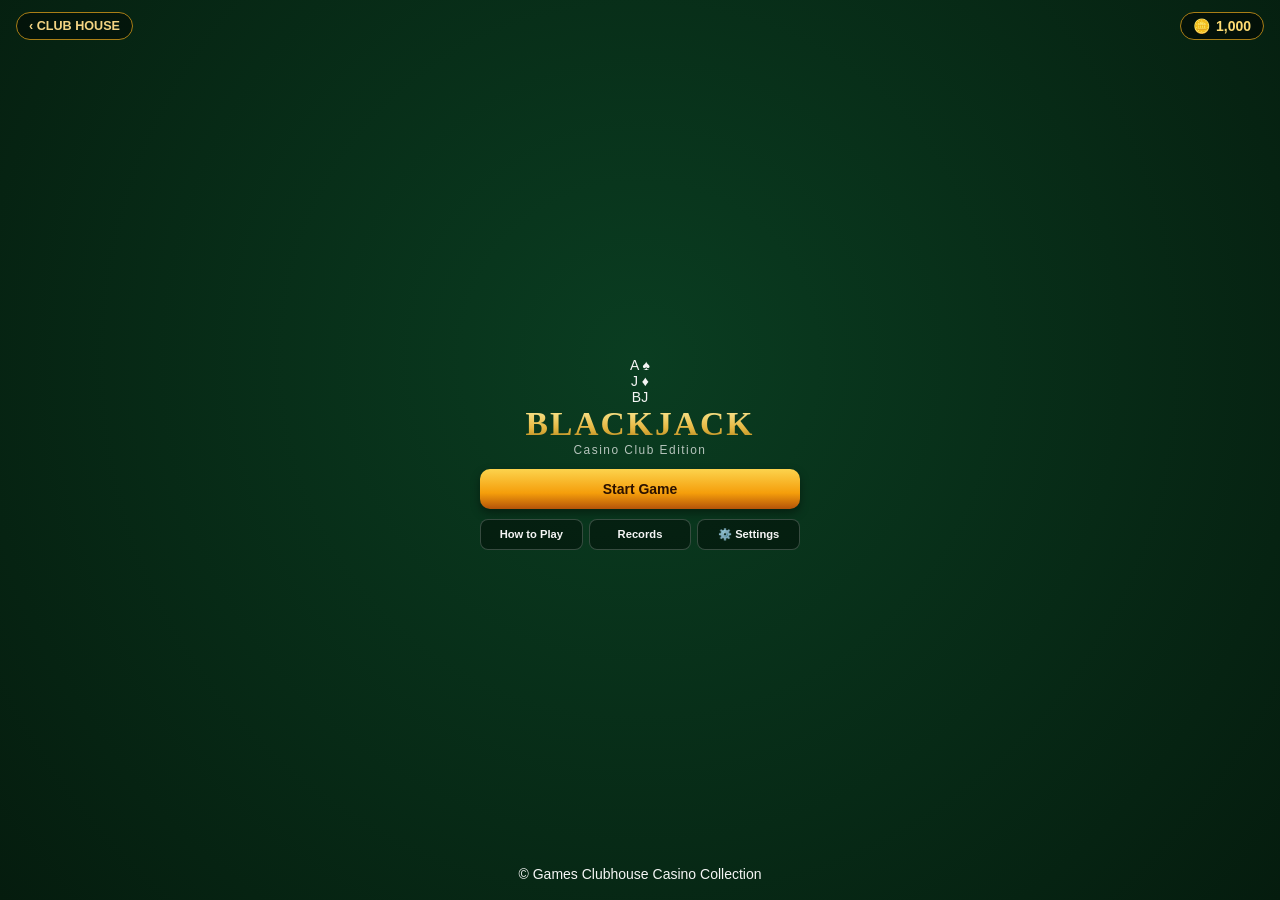
<file: blackjack/index.html.html>
<!DOCTYPE html>
<html lang="en">
<head>
  <meta charset="UTF-8">
  <meta name="viewport" content="width=device-width, initial-scale=1.0, maximum-scale=1.0, user-scalable=no, viewport-fit=cover">
  <meta name="theme-color" content="#072615">
  <meta name="apple-mobile-web-app-capable" content="yes">
  <meta name="apple-mobile-web-app-status-bar-style" content="black-translucent">
  <title>Blackjack - Games Clubhouse</title>
  <link rel="manifest" href="./manifest.json">
  <link rel="icon" type="image/svg+xml" href="./icon.svg">
  <link rel="stylesheet" href="./style.css">
</head>
<body>
  <div id="app-root">

    <!-- 1. TITLE / START SCREEN OVERLAY -->
    <div id="title-screen" class="screen-view active">
      <header class="title-header">
        <a href="../" id="link-clubhouse-title" class="back-clubhouse" aria-label="Back to Clubhouse">‹ CLUB HOUSE</a>
        <div class="header-balance-badge">
          <span class="chip-icon">🪙</span>
          <span id="title-chips-display">1,000</span>
        </div>
      </header>

      <main class="title-content">
        <div class="symbol-container">
          <div class="symbol-card left">
            <span class="symbol-rank">A</span>
            <span class="symbol-suit">♠</span>
          </div>
          <div class="symbol-card right">
            <span class="symbol-rank">J</span>
            <span class="symbol-suit">♦</span>
          </div>
          <div class="symbol-chip">BJ</div>
        </div>

        <h1 class="game-logo" data-i18n="gameTitle">BLACKJACK</h1>
        <p class="game-subtitle" data-i18n="gameSubtitle">Casino Club Edition</p>

        <div class="title-menu">
          <button id="btn-start-game" class="btn-primary" data-i18n="btnStart">ゲームスタート</button>
          <button id="btn-resume-game" class="btn-primary hidden" data-i18n="btnResume">つづきから</button>
          <div class="title-sub-buttons">
            <button id="btn-rules" class="btn-secondary" data-i18n="btnRules">あそびかた</button>
            <button id="btn-achievements" class="btn-secondary" data-i18n="btnRecords">戦績・役</button>
            <button id="btn-settings-title" class="btn-secondary" data-i18n="btnSettings">⚙️ 設定</button>
          </div>
        </div>
      </main>

      <footer class="title-footer">
        <span>© Games Clubhouse Casino Collection</span>
      </footer>
    </div>

    <!-- 2. MAIN TABLE SCREEN -->
    <div id="game-screen" class="screen-view">
      <header class="table-header">
        <div class="header-left">
          <button id="btn-to-title" class="btn-header-back" data-i18n="btnBackTitle">‹ タイトルへ</button>
        </div>
        <div class="header-center">
          <div class="table-title">BLACKJACK</div>
          <div class="deck-shoe-indicator">
            <span data-i18n="shoeLabel">Shoe</span>: <span id="shoe-count">312</span>
          </div>
        </div>
        <div class="header-right">
          <button id="btn-sound-toggle" class="btn-icon" aria-label="Toggle Sound">🔊</button>
          <button id="btn-settings-table" class="btn-icon" aria-label="Settings">⚙️</button>
        </div>
      </header>

      <div class="felt-table">
        <!-- Table Markings -->
        <div class="felt-arc-rules">
          <span>BLACKJACK PAYS 3 TO 2</span>
          <span>DEALER MUST STAND ON 17 AND MUST DRAW TO 16</span>
        </div>

        <!-- Dealer Area -->
        <div class="hand-area dealer-area">
          <div class="area-badge">
            <span data-i18n="dealerLabel">DEALER</span>
            <span id="dealer-score" class="score-pill">0</span>
          </div>
          <div id="dealer-cards" class="card-lane"></div>
        </div>

        <!-- Center Notification Toast / Status -->
        <div id="table-toast" class="table-toast-banner hidden">
          <span id="toast-text"></span>
        </div>

        <!-- Player Area -->
        <div class="hand-area player-area">
          <div class="area-badge">
            <span data-i18n="playerLabel">PLAYER</span>
            <span id="player-score" class="score-pill">0</span>
          </div>
          <div id="player-cards" class="card-lane"></div>
        </div>

        <!-- Betting Spot & Chips On Felt -->
        <div class="betting-board">
          <div id="bet-spot" class="bet-spot">
            <div id="bet-chip-stack" class="chip-stack"></div>
            <span id="bet-spot-text" data-i18n="placeBetPrompt">PLACE BET</span>
            <span id="current-bet-display" class="current-bet-amount hidden">0</span>
          </div>
        </div>
      </div>

      <!-- Bottom Control Panel -->
      <footer class="table-footer-controls">
        <div class="footer-status-bar">
          <div class="status-stat">
            <span class="stat-label" data-i18n="balanceLabel">残高</span>
            <span id="player-chips" class="stat-value">1,000</span>
          </div>
          <div class="status-stat">
            <span class="stat-label" data-i18n="currentBetLabel">ベット額</span>
            <span id="player-bet" class="stat-value">0</span>
          </div>
        </div>

        <!-- Chip Selector (Betting Phase) -->
        <div id="chip-controls" class="action-panel-chips">
          <div class="chip-selector-group">
            <button class="casino-chip chip-10" data-value="10">10</button>
            <button class="casino-chip chip-50" data-value="50">50</button>
            <button class="casino-chip chip-100" data-value="100">100</button>
            <button class="casino-chip chip-500" data-value="500">500</button>
          </div>
          <div class="chip-btn-actions">
            <button id="btn-clear-bet" class="btn-chip-action" data-i18n="btnClear">クリア</button>
            <button id="btn-deal" class="btn-chip-action deal-action disabled" data-i18n="btnDeal">ディール</button>
          </div>
        </div>

        <!-- In-game Actions (Playing Phase) -->
        <div id="action-controls" class="action-panel-play hidden">
          <button id="btn-double" class="btn-game-action opt-double" data-i18n="btnDouble">ダブル</button>
          <button id="btn-split" class="btn-game-action opt-split" data-i18n="btnSplit">スプリット</button>
          <button id="btn-hit" class="btn-game-action opt-hit" data-i18n="btnHit">ヒット</button>
          <button id="btn-stand" class="btn-game-action opt-stand" data-i18n="btnStand">スタンド</button>
        </div>
      </footer>
    </div>

    <!-- 3. MODAL: 3-STAGE SEQUENCE (LUCKY CUT) -->
    <div id="modal-sequence" class="modal-backdrop hidden">
      <div class="modal-dialog card-dialog">
        <div class="modal-header-icon">🎲</div>
        <h3 id="seq-step-title" class="dialog-title" data-i18n="seqStep1Title">シュー開始・ダイスカット</h3>
        
        <!-- Step 1: Pre-explanation -->
        <div id="seq-step-1" class="seq-step-body">
          <p class="dialog-text" data-i18n="seqStep1Desc">
            カジノテーブルへようこそ。日本の伝統作法に則り、サイコロを振ってシャッフル後のカット数を決定しゲームを開始します。
          </p>
          <button id="btn-seq-roll" class="btn-primary" data-i18n="btnRollDice">サイコロを振る</button>
        </div>

        <!-- Step 2: Rolling Action Display -->
        <div id="seq-step-2" class="seq-step-body hidden">
          <div class="dice-stage">
            <div id="standard-dice" class="standard-dice rolling">
              <span class="pip center red"></span>
            </div>
          </div>
          <p class="dialog-subtext" data-i18n="seqRolling">ダイスロール中...</p>
        </div>

        <!-- Step 3: Result & Ready -->
        <div id="seq-step-3" class="seq-step-body hidden">
          <div class="dice-stage">
            <div id="result-dice" class="standard-dice face-1">
              <!-- Rendered via CSS/JS -->
            </div>
          </div>
          <p id="seq-result-message" class="dialog-highlight-text"></p>
          <p class="dialog-text" data-i18n="seqStep3Desc">準備が整いました。テーブルへ着席してください。</p>
          <button id="btn-seq-confirm" class="btn-primary" data-i18n="btnStartMatch">対局開始</button>
        </div>
      </div>
    </div>

    <!-- 4. MODAL: SETTINGS -->
    <div id="modal-settings" class="modal-backdrop hidden">
      <div class="modal-dialog">
        <div class="dialog-top">
          <h3 class="dialog-title" data-i18n="settingsTitle">⚙️ ゲーム設定</h3>
          <button class="btn-close-modal" id="btn-close-settings">×</button>
        </div>

        <div class="settings-list">
          <div class="setting-item">
            <label for="select-language" data-i18n="labelLanguage">言語 (Language)</label>
            <select id="select-language" class="setting-dropdown">
              <option value="en">English</option>
              <option value="ja">日本語</option>
              <option value="zh-CN">简体中文</option>
              <option value="zh-TW">繁體中文</option>
              <option value="ko">한국어</option>
              <option value="es">Español</option>
              <option value="fr">Français</option>
              <option value="pt">Português</option>
            </select>
          </div>

          <div class="setting-item">
            <label for="toggle-sound" data-i18n="labelSound">効果音 (BGM/SE)</label>
            <input type="checkbox" id="toggle-sound" class="setting-switch" checked>
          </div>

          <div class="setting-item">
            <label for="toggle-vibrate" data-i18n="labelHaptics">振動・ハプティクス</label>
            <input type="checkbox" id="toggle-vibrate" class="setting-switch" checked>
          </div>

          <div class="setting-item">
            <label for="select-speed" data-i18n="labelSpeed">演出スピード</label>
            <select id="select-speed" class="setting-dropdown">
              <option value="1" data-i18n="speedNormal">通常 (Normal)</option>
              <option value="1.5" data-i18n="speedFast">高速 (Fast)</option>
            </select>
          </div>

          <div class="setting-item danger-zone">
            <button id="btn-reset-data" class="btn-danger" data-i18n="btnResetData">戦績・データ初期化</button>
          </div>
        </div>

        <button id="btn-save-settings" class="btn-primary" data-i18n="btnConfirm">閉じる</button>
      </div>
    </div>

    <!-- 5. MODAL: RULES / HOW TO PLAY -->
    <div id="modal-rules" class="modal-backdrop hidden">
      <div class="modal-dialog modal-scrollable">
        <div class="dialog-top">
          <h3 class="dialog-title" data-i18n="rulesTitle">📖 あそびかた</h3>
          <button class="btn-close-modal" id="btn-close-rules">×</button>
        </div>
        <div class="rules-body">
          <section class="rule-section">
            <h4 data-i18n="rule1Head">1. 基本目的</h4>
            <p data-i18n="rule1Text">カードの合計値を「21」に最も近づけた方が勝ちとなります。ただし21を超えると「バースト」となり即座に敗北します。</p>
          </section>
          <section class="rule-section">
            <h4 data-i18n="rule2Head">2. カードの数え方</h4>
            <div class="rule-cards-example">
              <div class="rule-card">2〜10: 数字通り</div>
              <div class="rule-card">J, Q, K: 10として計算</div>
              <div class="rule-card">A: 1または11（有利な方）</div>
            </div>
          </section>
          <section class="rule-section">
            <h4 data-i18n="rule3Head">3. アクションの種類</h4>
            <ul class="rule-list">
              <li><strong data-i18n="btnHit">ヒット</strong>: もう1枚カードを引く。</li>
              <li><strong data-i18n="btnStand">スタンド</strong>: 現在の枚数で勝負を確定する。</li>
              <li><strong data-i18n="btnDouble">ダブル</strong>: 賭け金を倍にし、1枚だけ引いて終了。</li>
              <li><strong data-i18n="btnSplit">スプリット</strong>: 最初の2枚が同数字の時、2手に分割して勝負。</li>
            </ul>
          </section>
          <section class="rule-section">
            <h4 data-i18n="rule4Head">4. ディーラーのルール</h4>
            <p data-i18n="rule4Text">ディーラーは手札が「17以上」になるまで必ず引き続け、「17以上」に達したら必ずスタンドします。</p>
          </section>
        </div>
        <button id="btn-rules-ack" class="btn-primary" data-i18n="btnGotIt">了解</button>
      </div>
    </div>

    <!-- 6. MODAL: ACHIEVEMENTS / STATS -->
    <div id="modal-achievements" class="modal-backdrop hidden">
      <div class="modal-dialog modal-scrollable">
        <div class="dialog-top">
          <h3 class="dialog-title" data-i18n="statsTitle">🏆 戦績 & 実績</h3>
          <button class="btn-close-modal" id="btn-close-achievements">×</button>
        </div>
        <div class="stats-overview">
          <div class="stat-box">
            <span class="stat-num" id="stat-games-played">0</span>
            <span class="stat-lbl" data-i18n="statPlayed">プレイ数</span>
          </div>
          <div class="stat-box">
            <span class="stat-num" id="stat-games-won">0</span>
            <span class="stat-lbl" data-i18n="statWon">勝利数</span>
          </div>
          <div class="stat-box">
            <span class="stat-num" id="stat-bj-count">0</span>
            <span class="stat-lbl" data-i18n="statBJs">BJ回数</span>
          </div>
          <div class="stat-box">
            <span class="stat-num" id="stat-win-rate">0%</span>
            <span class="stat-lbl" data-i18n="statWinRate">勝率</span>
          </div>
        </div>

        <h4 class="sub-heading" data-i18n="badgesHeading">獲得アチーブメント</h4>
        <div id="achievements-list" class="badge-grid"></div>

        <button id="btn-stats-ack" class="btn-primary" data-i18n="btnGotIt">了解</button>
      </div>
    </div>

    <!-- 7. MODAL: CONFIRM / GENERIC DIALOG -->
    <div id="modal-confirm" class="modal-backdrop hidden">
      <div class="modal-dialog">
        <h3 id="confirm-title" class="dialog-title">確認</h3>
        <p id="confirm-message" class="dialog-text"></p>
        <div class="dialog-dual-buttons">
          <button id="btn-confirm-cancel" class="btn-secondary" data-i18n="btnCancel">キャンセル</button>
          <button id="btn-confirm-ok" class="btn-primary" data-i18n="btnConfirm">OK</button>
        </div>
      </div>
    </div>

    <!-- 8. MODAL: ROUND RESULT & SHARE -->
    <div id="modal-round-result" class="modal-backdrop hidden">
      <div class="modal-dialog result-dialog">
        <div id="result-trophy-icon" class="result-icon">👑</div>
        <h2 id="result-headline" class="result-title">YOU WIN!</h2>
        <p id="result-payout-text" class="result-subtitle">+ 200 CHIPS</p>

        <div class="result-hands-comparison">
          <div class="result-hand-box">
            <span data-i18n="playerLabel">PLAYER</span>
            <span id="result-player-val" class="hand-val-num">21</span>
          </div>
          <div class="result-hand-box">
            <span data-i18n="dealerLabel">DEALER</span>
            <span id="result-dealer-val" class="hand-val-num">18</span>
          </div>
        </div>

        <div class="result-actions">
          <button id="btn-share-x" class="btn-share-x">
            <svg viewBox="0 0 24 24" width="18" height="18" fill="currentColor">
              <path d="M18.244 2.25h3.308l-7.227 8.26 8.502 11.24H16.17l-5.214-6.817L4.99 21.75H1.68l7.73-8.835L1.254 2.25H8.08l4.713 6.231zm-1.161 17.52h1.833L7.084 4.126H5.117z"/>
            </svg>
            <span data-i18n="btnShareX">Xで戦績を共有</span>
          </button>
          <button id="btn-next-round" class="btn-primary" data-i18n="btnNextRound">次のディールへ</button>
        </div>
      </div>
    </div>

  </div>

  <script src="./storage.js"></script>
  <script src="./audio.js"></script>
  <script src="./game.js"></script>
</body>
</html>
</file>
<file: style.css>
* {
  box-sizing: border-box;
  margin: 0;
  padding: 0;
  -webkit-tap-highlight-color: transparent;
}

:root {
  --primary-color: #ff4757;
  --primary-hover: #ff6b81;
  --accent-yellow: #ffa502;
  --accent-cyan: #2ed573;
  --bg-main: #f0f3f8;
  --card-bg: #ffffff;
  --text-dark: #242a38;
  --text-muted: #828d9f;
  --border-subtle: #e2e8f0;
}

body {
  font-family: -apple-system, BlinkMacSystemFont, "Segoe UI", Roboto, "Helvetica Neue", Arial, sans-serif;
  background-color: var(--bg-main);
  /* やわらかなトイ空間グラデーション＋グリッドドット */
  background-image: 
    radial-gradient(circle at 15% 15%, rgba(255, 107, 129, 0.12) 0%, transparent 35%),
    radial-gradient(circle at 85% 20%, rgba(255, 165, 2, 0.14) 0%, transparent 35%),
    radial-gradient(circle at 50% 85%, rgba(46, 213, 115, 0.12) 0%, transparent 40%),
    radial-gradient(#d5dce6 1.5px, transparent 1.5px);
  background-size: 100% 100%, 100% 100%, 100% 100%, 24px 24px;
  color: var(--text-dark);
  min-height: 100vh;
  min-height: -webkit-fill-available;
  display: flex;
  flex-direction: column;
  overflow-x: hidden;
  padding-bottom: env(safe-area-inset-bottom, 24px);
}

/* ヘッダー */
header {
  position: sticky;
  top: 0;
  z-index: 100;
  display: flex;
  justify-content: space-between;
  align-items: center;
  padding: 14px 28px;
  padding-top: calc(env(safe-area-inset-top, 0px) + 14px);
  background: rgba(255, 255, 255, 0.88);
  backdrop-filter: blur(16px);
  -webkit-backdrop-filter: blur(16px);
  border-bottom: 2px solid rgba(226, 232, 240, 0.8);
}

.brand-wrapper {
  display: flex;
  align-items: center;
  gap: 10px;
}

.brand-dot {
  width: 14px;
  height: 14px;
  border-radius: 50%;
  background: linear-gradient(135deg, #ff6b81, var(--primary-color));
  box-shadow: 0 3px 8px rgba(255, 71, 87, 0.45);
}

.brand-title {
  font-size: 1.15rem;
  font-weight: 900;
  letter-spacing: 0.5px;
  color: var(--text-dark);
}

.gear-btn {
  background: #ffffff;
  border: 2px solid var(--border-subtle);
  color: var(--text-dark);
  width: 44px;
  height: 44px;
  border-radius: 14px;
  font-size: 1.3rem;
  display: flex;
  align-items: center;
  justify-content: center;
  cursor: pointer;
  touch-action: manipulation;
  transition: all 0.25s cubic-bezier(0.34, 1.56, 0.64, 1);
  box-shadow: 0 4px 10px rgba(0, 0, 0, 0.04);
}

.gear-btn:hover {
  border-color: var(--primary-color);
  transform: rotate(45deg) scale(1.06);
  box-shadow: 0 6px 16px rgba(255, 71, 87, 0.2);
}

.gear-btn:active {
  transform: scale(0.92);
}

/* メインコンテナ */
main {
  flex: 1;
  max-width: 860px;
  width: 100%;
  margin: 0 auto;
  padding: 32px 20px 52px;
  display: flex;
  flex-direction: column;
  align-items: center;
}

/* ヒーローセクション */
.hero {
  text-align: center;
  margin-bottom: 32px;
  position: relative;
}

.hero-pill-badge {
  display: inline-flex;
  align-items: center;
  gap: 6px;
  background: #ffffff;
  border: 2px solid var(--border-subtle);
  border-radius: 999px;
  padding: 5px 14px;
  font-size: 0.75rem;
  font-weight: 900;
  letter-spacing: 1.5px;
  color: var(--primary-color);
  margin-bottom: 14px;
  box-shadow: 0 4px 12px rgba(0, 0, 0, 0.04);
}

.pop-icon-wrap {
  width: 96px;
  height: 96px;
  margin: 0 auto 16px;
  filter: drop-shadow(0 14px 24px rgba(16, 172, 132, 0.35));
  transition: transform 0.35s cubic-bezier(0.34, 1.56, 0.64, 1);
  cursor: pointer;
}

.pop-icon-wrap:hover {
  transform: translateY(-6px) scale(1.1) rotate(4deg);
}

.pop-symbol-svg {
  width: 100%;
  height: 100%;
}

h1 {
  font-size: 2.5rem;
  font-weight: 900;
  letter-spacing: 1px;
  color: var(--text-dark);
  margin-bottom: 6px;
  text-shadow: 0 2px 8px rgba(0, 0, 0, 0.04);
}

.subtitle {
  font-size: 0.95rem;
  font-weight: 700;
  color: var(--text-muted);
  letter-spacing: 1.5px;
  text-transform: uppercase;
}

/* セクション区切り（タイトルとカードの間） */
.section-bar {
  width: 100%;
  display: flex;
  justify-content: space-between;
  align-items: center;
  margin-bottom: 18px;
  padding: 0 6px;
}

.section-bar-title {
  font-size: 0.85rem;
  font-weight: 900;
  letter-spacing: 1.5px;
  color: var(--text-muted);
  text-transform: uppercase;
}

.section-count-chip {
  background: rgba(36, 42, 56, 0.08);
  font-size: 0.75rem;
  font-weight: 900;
  color: var(--text-dark);
  padding: 3px 10px;
  border-radius: 999px;
}

/* ゲームグリッド（2列） */
.game-grid {
  width: 100%;
  display: grid;
  grid-template-columns: repeat(auto-fit, minmax(290px, 1fr));
  gap: 24px;
}

/* ポップ＆プレミアム ゲームカード */
.game-card {
  display: flex;
  flex-direction: column;
  text-decoration: none;
  background: var(--card-bg);
  border: 3px solid #ffffff;
  border-radius: 28px;
  overflow: hidden;
  box-shadow: 0 12px 28px rgba(36, 42, 56, 0.08), 0 4px 10px rgba(0, 0, 0, 0.03);
  transition: all 0.35s cubic-bezier(0.34, 1.56, 0.64, 1);
  position: relative;
}

.game-card:hover {
  transform: translateY(-8px) scale(1.02);
  box-shadow: 0 22px 42px rgba(36, 42, 56, 0.16), 0 8px 18px rgba(0, 0, 0, 0.05);
  border-color: #ffd32a;
}

.game-card:active {
  transform: scale(0.98) translateY(-2px);
}

/* カードステージ背景（リッチなグラデーションとアクセント） */
.card-banner {
  width: 100%;
  height: 200px;
  display: flex;
  align-items: center;
  justify-content: center;
  position: relative;
  overflow: hidden;
}

.banner-2048 {
  background: linear-gradient(135deg, #ffeaa7 0%, #fdcb6e 50%, #f39c12 100%);
}

.banner-bg {
  background: linear-gradient(135deg, #55efc4 0%, #00b894 50%, #009470 100%);
}

/* 背景にうっすら浮かぶパターン */
.card-banner::after {
  content: "";
  position: absolute;
  inset: 0;
  background-image: radial-gradient(rgba(255, 255, 255, 0.35) 1.5px, transparent 1.5px);
  background-size: 16px 16px;
  pointer-events: none;
}

.icon-stage {
  width: 114px;
  height: 114px;
  display: flex;
  align-items: center;
  justify-content: center;
  filter: drop-shadow(0 14px 20px rgba(0, 0, 0, 0.22));
  transition: transform 0.35s cubic-bezier(0.34, 1.56, 0.64, 1);
  z-index: 2;
}

.game-card:hover .icon-stage {
  transform: scale(1.14) rotate(-3deg);
}

.icon-stage svg {
  width: 100%;
  height: 100%;
  display: block;
}

.card-tag {
  position: absolute;
  top: 14px;
  left: 16px;
  background: rgba(255, 255, 255, 0.95);
  color: var(--text-dark);
  font-size: 0.72rem;
  font-weight: 900;
  letter-spacing: 0.5px;
  padding: 5px 12px;
  border-radius: 999px;
  box-shadow: 0 4px 10px rgba(0, 0, 0, 0.1);
  z-index: 3;
}

/* カード本文 */
.card-body {
  padding: 22px 24px 24px;
  display: flex;
  flex-direction: column;
  flex: 1;
  background: #ffffff;
}

.card-header-row {
  display: flex;
  justify-content: space-between;
  align-items: center;
  margin-bottom: 8px;
}

.card-header-row h2 {
  font-size: 1.5rem;
  font-weight: 900;
  color: var(--text-dark);
}

.arrow-circle {
  width: 34px;
  height: 34px;
  border-radius: 50%;
  background: #f1f4f8;
  color: var(--text-dark);
  display: flex;
  align-items: center;
  justify-content: center;
  font-size: 1.2rem;
  font-weight: 900;
  transition: all 0.25s ease;
}

.game-card:hover .arrow-circle {
  background: var(--primary-color);
  color: #ffffff;
  transform: translateX(4px);
  box-shadow: 0 4px 12px rgba(255, 71, 87, 0.35);
}

.card-body p {
  font-size: 0.92rem;
  color: var(--text-muted);
  line-height: 1.45;
  margin-bottom: 16px;
  flex: 1;
}

/* 特徴チップ（1 Player / 2 Playersなど） */
.card-meta-chips {
  display: flex;
  gap: 8px;
  margin-bottom: 18px;
}

.meta-chip {
  background: #f1f4f8;
  border: 1px solid var(--border-subtle);
  color: #57606f;
  font-size: 0.75rem;
  font-weight: 800;
  padding: 4px 10px;
  border-radius: 8px;
}

.play-action-btn {
  background: #f1f4f8;
  color: var(--text-dark);
  padding: 13px;
  border-radius: 16px;
  font-size: 0.95rem;
  font-weight: 900;
  text-align: center;
  letter-spacing: 0.5px;
  transition: all 0.25s cubic-bezier(0.34, 1.56, 0.64, 1);
}

.game-card:hover .play-action-btn {
  background: var(--primary-color);
  color: #ffffff;
  box-shadow: 0 8px 20px rgba(255, 71, 87, 0.35);
  transform: translateY(-2px);
}

/* 設定モーダル */
.modal-box {
  background: #ffffff;
  border-radius: 28px;
  width: 100%;
  max-width: 420px;
  box-shadow: 0 25px 60px rgba(0, 0, 0, 0.2);
  overflow: hidden;
  border: 3px solid #e4e7eb;
}

.modal-header {
  display: flex;
  justify-content: space-between;
  align-items: center;
  padding: 18px 24px;
  border-bottom: 2px solid #f1f2f6;
}

.modal-header h2 {
  font-size: 1.3rem;
  font-weight: 900;
  color: var(--text-dark);
}

.close-x-btn {
  background: #f1f2f6;
  border: none;
  width: 32px;
  height: 32px;
  border-radius: 50%;
  color: var(--text-muted);
  font-size: 1.1rem;
  font-weight: 900;
  cursor: pointer;
}

.modal-body {
  padding: 24px;
  display: flex;
  flex-direction: column;
  gap: 20px;
}

.setting-row {
  display: flex;
  justify-content: space-between;
  align-items: center;
}

.setting-row label {
  font-size: 0.95rem;
  font-weight: 800;
  color: var(--text-dark);
}

.custom-select {
  background: #f1f2f6;
  border: 2px solid transparent;
  color: var(--text-dark);
  padding: 8px 14px;
  border-radius: 12px;
  font-size: 0.9rem;
  font-weight: 700;
  outline: none;
  cursor: pointer;
  transition: all 0.2s ease;
}

.custom-select:focus {
  border-color: var(--primary-color);
  background: #ffffff;
}

.btn-group {
  display: flex;
  background: #f1f2f6;
  border-radius: 12px;
  padding: 4px;
  gap: 3px;
}

.toggle-choice-btn {
  background: transparent;
  border: none;
  color: var(--text-muted);
  padding: 7px 16px;
  border-radius: 9px;
  font-size: 0.85rem;
  font-weight: 800;
  cursor: pointer;
  transition: all 0.2s ease;
}

.toggle-choice-btn.active {
  background: #ffffff;
  color: var(--text-dark);
  box-shadow: 0 2px 6px rgba(0, 0, 0, 0.08);
}

.modal-footer {
  padding: 16px 24px;
  border-top: 2px solid #f1f2f6;
}

.primary-btn {
  width: 100%;
  background: var(--primary-color);
  border: none;
  color: #ffffff;
  padding: 14px;
  border-radius: 16px;
  font-size: 1rem;
  font-weight: 900;
  cursor: pointer;
  box-shadow: 0 6px 16px rgba(255, 71, 87, 0.3);
  transition: all 0.2s ease;
}

.primary-btn:active {
  transform: scale(0.98);
}
</file>
<file: 2048/style.css>
/* =========================================
   基本リセット & ビューポート設定
========================================= */
* {
  box-sizing: border-box;
  margin: 0;
  padding: 0;
  user-select: none;
  -webkit-user-select: none;
}

html {
  width: 100%;
  height: 100%;
  background-color: #ece5d8;
}

body {
  position: fixed;
  inset: 0;
  width: 100%;
  height: 100%;
  margin: 0;
  padding: 0;
  background-color: #fbf9f4;
  background: radial-gradient(circle at 50% 20%, #fbf9f4 0%, #ece5d8 100%);
  color: #776e65;
  font-family: -apple-system, BlinkMacSystemFont, "Segoe UI", Roboto, "Helvetica Neue", Arial, sans-serif;
  display: flex;
  justify-content: center;
  align-items: stretch;
  overflow: hidden;
  touch-action: none;
}

button, a, select {
  touch-action: manipulation;
  cursor: pointer;
  pointer-events: auto;
  -webkit-tap-highlight-color: transparent;
}

/* =========================================
   スタート画面（全画面オーバーレイ）
========================================= */
.start-screen {
  position: fixed;
  inset: 0;
  width: 100%;
  height: 100%;
  background: radial-gradient(circle at 50% 25%, #fffdfa 0%, #ebe3d5 100%);
  background-color: #ebe3d5;
  z-index: 5000;
  display: flex;
  flex-direction: column;
  justify-content: center;
  align-items: center;
  padding: 16px;
  padding-top: max(16px, env(safe-area-inset-top));
  padding-bottom: max(16px, env(safe-area-inset-bottom));
  padding-left: max(16px, env(safe-area-inset-left));
  padding-right: max(16px, env(safe-area-inset-right));
  box-sizing: border-box;
  pointer-events: auto;
  transition: opacity 0.35s ease, visibility 0.35s ease;
}

.start-screen.hidden {
  opacity: 0;
  visibility: hidden;
  pointer-events: none;
}

.start-top-back-link {
  position: absolute;
  top: max(12px, env(safe-area-inset-top));
  left: max(16px, env(safe-area-inset-left));
  font-size: 13px;
  font-weight: 800;
  color: #8f7a66;
  text-decoration: none;
  display: inline-flex;
  align-items: center;
  gap: 4px;
  background: rgba(238, 228, 218, 0.7);
  padding: 6px 12px;
  border-radius: 20px;
  transition: opacity 0.2s, background 0.2s;
  z-index: 10;
}

.start-top-back-link:active {
  opacity: 0.6;
  background: rgba(238, 228, 218, 0.9);
}

.start-content {
  width: 100%;
  max-width: 350px;
  display: flex;
  flex-direction: column;
  align-items: center;
  text-align: center;
  gap: 12px;
  margin: auto 0;
}

.start-header-badge {
  font-size: 11px;
  font-weight: 800;
  letter-spacing: 2px;
  color: #a39485;
  background: rgba(187, 173, 160, 0.2);
  padding: 4px 14px;
  border-radius: 20px;
}

.start-hero-tile {
  width: 84px;
  height: 84px;
  background: linear-gradient(180deg, #edc436 0%, #edc22e 100%);
  color: #ffffff;
  font-size: 24px;
  font-weight: 900;
  display: flex;
  justify-content: center;
  align-items: center;
  border-radius: 18px;
  box-shadow: 0 8px 0 #ca9f10, 0 12px 30px rgba(237, 194, 46, 0.55);
}

.start-title {
  font-size: 56px;
  font-weight: 900;
  line-height: 0.9;
  letter-spacing: -3px;
  color: #776e65;
  text-shadow: 0 3px 0 rgba(255, 255, 255, 0.9);
}

.start-subtitle {
  font-size: 13px;
  font-weight: 700;
  color: #8f7a66;
  margin-top: -4px;
}

.start-mode-container {
  width: 100%;
  background: #e0d7cb;
  padding: 10px 12px;
  border-radius: 12px;
  display: flex;
  flex-direction: column;
  gap: 8px;
}

.start-mode-label {
  font-size: 11px;
  font-weight: 800;
  color: #8f7a66;
  letter-spacing: 0.5px;
}

.start-mode-selector {
  display: flex;
  gap: 6px;
}

.start-mode-btn {
  flex: 1;
  background: transparent;
  border: none;
  padding: 8px 0;
  font-size: 13px;
  font-weight: 800;
  color: #776e65;
  border-radius: 8px;
  cursor: pointer;
  transition: all 0.15s ease;
}

.start-mode-btn.active {
  background: #faf8ef;
  color: #f2613f;
  box-shadow: 0 3px 6px rgba(0, 0, 0, 0.12);
  transform: translateY(-1px);
}

.start-actions {
  width: 100%;
  display: flex;
  flex-direction: column;
  gap: 8px;
  margin-top: 4px;
}

.start-play-btn {
  font-size: 16px !important;
  padding: 12px 0 !important;
  border-radius: 12px !important;
  letter-spacing: 0.5px;
}

.start-btn-row {
  display: flex;
  gap: 6px;
  width: 100%;
}

.start-sub-btn {
  padding: 9px 0 !important;
  font-size: 12px !important;
  border-radius: 10px !important;
}

/* =========================================
   メインゲーム画面
========================================= */
.game-container {
  width: 100%;
  max-width: 440px;
  height: 100%;
  padding: 12px 16px;
  padding-top: max(16px, env(safe-area-inset-top));
  padding-bottom: max(24px, env(safe-area-inset-bottom));
  padding-left: max(16px, env(safe-area-inset-left));
  padding-right: max(16px, env(safe-area-inset-right));
  display: flex;
  flex-direction: column;
  justify-content: space-between;
  gap: 8px;
  margin: 0 auto;
}

.game-header {
  display: flex;
  flex-direction: column;
  gap: 6px;
}

.header-nav-bar {
  display: flex;
  justify-content: space-between;
  align-items: center;
  width: 100%;
}

.back-link {
  background: none;
  border: none;
  font-size: 13px;
  color: #8f7a66;
  font-weight: 800;
  display: inline-flex;
  align-items: center;
  gap: 4px;
  padding: 0;
  transition: opacity 0.2s;
}

.back-link:active {
  opacity: 0.6;
}

.sound-toggle-btn {
  background: #d8cfc4;
  border: none;
  width: 32px;
  height: 32px;
  border-radius: 50%;
  display: flex;
  align-items: center;
  justify-content: center;
  font-size: 14px;
  box-shadow: inset 0 1px 3px rgba(0, 0, 0, 0.1);
  transition: transform 0.1s, background-color 0.2s;
}

.sound-toggle-btn:active {
  transform: scale(0.92);
}

.sound-toggle-btn.muted {
  background: #c5b8ab;
  opacity: 0.75;
}

.header-main-bar {
  display: flex;
  justify-content: space-between;
  align-items: center;
  width: 100%;
}

.title-with-panel {
  display: flex;
  align-items: center;
  gap: 8px;
}

.title {
  font-size: clamp(32px, 8vw, 46px);
  font-weight: 900;
  color: #776e65;
  line-height: 0.9;
  letter-spacing: -2px;
  text-shadow: 0 2px 0 rgba(255, 255, 255, 0.8);
}

.header-tile-panel {
  width: 36px;
  height: 36px;
  background: linear-gradient(180deg, #edc436 0%, #edc22e 100%);
  color: #ffffff;
  font-size: 11px;
  font-weight: 900;
  display: flex;
  justify-content: center;
  align-items: center;
  border-radius: 8px;
  box-shadow: 0 3px 0 #ca9f10, 0 4px 12px rgba(237, 194, 46, 0.5);
  flex-shrink: 0;
}

.stats-grid {
  display: grid;
  grid-template-columns: repeat(2, 1fr);
  gap: 5px;
}

.score-box {
  position: relative;
  background: linear-gradient(180deg, #bbada0 0%, #a8998b 100%);
  padding: 4px 10px;
  border-radius: 6px;
  color: #fff;
  display: flex;
  flex-direction: column;
  align-items: center;
  min-width: 64px;
  box-shadow: 0 3px 5px rgba(0, 0, 0, 0.08), inset 0 1px 0 rgba(255, 255, 255, 0.2);
}

.score-box .label {
  font-size: 9px;
  font-weight: 800;
  color: #eee4da;
  letter-spacing: 0.6px;
  line-height: 1;
  margin-bottom: 2px;
}

.score-box .value {
  font-size: 16px;
  font-weight: 900;
  line-height: 1.1;
  text-shadow: 0 1px 2px rgba(0, 0, 0, 0.2);
}

.score-box.sub-box {
  background: linear-gradient(180deg, #aa9a8d 0%, #98887c 100%);
  padding: 3px 8px;
}

.score-box.sub-box .label {
  color: #dcd0c4;
}

.score-box.sub-box .value {
  font-size: 13.5px;
  font-variant-numeric: tabular-nums;
}

.score-addition {
  position: absolute;
  right: 6px;
  bottom: 2px;
  font-size: 12px;
  font-weight: 900;
  color: #f2613f;
  animation: float-up 600ms ease-out forwards;
  pointer-events: none;
}

@keyframes float-up {
  0%   { opacity: 1; transform: translateY(0); }
  100% { opacity: 0; transform: translateY(-20px); }
}

.mode-selector {
  display: flex;
  background: #d8cfc4;
  padding: 3px;
  border-radius: 8px;
  gap: 4px;
  box-shadow: inset 0 2px 4px rgba(0, 0, 0, 0.08);
}

.mode-btn {
  flex: 1;
  background: transparent;
  border: none;
  padding: 7px 0;
  font-size: 13px;
  font-weight: 800;
  color: #776e65;
  border-radius: 6px;
  cursor: pointer;
  transition: all 0.15s ease;
}

.mode-btn.active {
  background: #faf8ef;
  color: #f2613f;
  box-shadow: 0 3px 6px rgba(0, 0, 0, 0.12);
  transform: translateY(-1px);
}

.controls {
  display: flex;
  gap: 8px;
}

.btn {
  flex: 1;
  background: linear-gradient(180deg, #9d8772 0%, #887460 100%);
  color: #f9f6f2;
  border: none;
  border-radius: 8px;
  padding: 10px 0;
  font-size: 13.5px;
  font-weight: 800;
  cursor: pointer;
  box-shadow: 0 4px 0 #6e5d4c, 0 4px 8px rgba(0, 0, 0, 0.15);
  transition: transform 0.08s, box-shadow 0.08s;
  white-space: nowrap;
}

.btn.sub-btn {
  background: linear-gradient(180deg, #b8ab9e 0%, #a6988a 100%);
  box-shadow: 0 4px 0 #85786c, 0 4px 8px rgba(0, 0, 0, 0.12);
}

.btn.primary {
  background: linear-gradient(180deg, #f36c4d 0%, #e6522e 100%);
  box-shadow: 0 4px 0 #be3e20, 0 4px 8px rgba(242, 97, 63, 0.3);
}

.btn.share-btn {
  background: linear-gradient(180deg, #24292e 0%, #0f1419 100%);
  box-shadow: 0 4px 0 #000000, 0 4px 8px rgba(0, 0, 0, 0.2);
}

.btn.danger-btn {
  background: linear-gradient(180deg, #e74c3c 0%, #c0392b 100%);
  box-shadow: 0 4px 0 #962d22, 0 4px 8px rgba(231, 76, 60, 0.3);
}

.btn:active {
  transform: translateY(3px);
  box-shadow: 0 1px 0 rgba(0, 0, 0, 0.2);
}

.board-wrapper {
  position: relative;
  width: 100%;
  aspect-ratio: 1 / 1;
  max-height: calc(100% - 250px);
  margin: auto 0;
  background: linear-gradient(135deg, #bcaea1 0%, #ab9d8f 100%);
  border-radius: 12px;
  padding: 10px;
  box-shadow: 0 10px 24px rgba(139, 122, 105, 0.25), inset 0 2px 4px rgba(255, 255, 255, 0.3), inset 0 -2px 6px rgba(0, 0, 0, 0.15);
}

.grid-container {
  display: grid;
  width: 100%;
  height: 100%;
}

.grid-cell {
  background-color: rgba(238, 228, 218, 0.45);
  border-radius: 6px;
  box-shadow: inset 0 2px 4px rgba(0, 0, 0, 0.08);
}

.tile-container {
  position: absolute;
  top: 10px;
  left: 10px;
  right: 10px;
  bottom: 10px;
  pointer-events: none;
}

.tile-new {
  animation: appear 150ms cubic-bezier(0.175, 0.885, 0.32, 1.275) forwards;
}

.tile-merged {
  animation: pop 180ms cubic-bezier(0.175, 0.885, 0.32, 1.275) forwards;
}

@keyframes appear {
  0%   { opacity: 0; transform: var(--pos) scale(0); }
  100% { opacity: 1; transform: var(--pos) scale(1); }
}

@keyframes pop {
  0%   { transform: var(--pos) scale(1); }
  50%  { transform: var(--pos) scale(1.18); }
  100% { transform: var(--pos) scale(1); }
}

/* ゲームオーバー / 勝利モーダル */
.game-message {
  display: none;
  position: absolute;
  top: 0; right: 0; bottom: 0; left: 0;
  background: rgba(238, 228, 218, 0.92);
  backdrop-filter: blur(8px);
  -webkit-backdrop-filter: blur(8px);
  z-index: 100;
  flex-direction: column;
  align-items: center;
  justify-content: center;
  border-radius: 12px;
  padding: 16px;
}

.game-message p {
  font-size: clamp(24px, 6vw, 32px);
  font-weight: 900;
  color: #776e65;
  margin-bottom: 6px;
  text-shadow: 0 2px 4px rgba(0, 0, 0, 0.1);
}

.message-stats-summary {
  font-size: 13px;
  font-weight: 800;
  color: #8f7a66;
  margin-bottom: 16px;
  background: rgba(187, 173, 160, 0.2);
  padding: 4px 12px;
  border-radius: 8px;
}

.game-message.game-won {
  background: rgba(237, 194, 46, 0.92);
}

.game-message.game-won p,
.game-message.game-won .message-stats-summary {
  color: #ffffff;
}

.game-message .lower {
  display: flex;
  gap: 8px;
  flex-wrap: wrap;
  justify-content: center;
}

.game-message .btn {
  padding: 10px 16px;
  font-size: 13.5px;
}

/* 全画面モーダルオーバーレイ */
.confirm-overlay {
  display: none;
  position: fixed;
  inset: 0;
  width: 100%;
  height: 100%;
  background: rgba(0, 0, 0, 0.55);
  backdrop-filter: blur(6px);
  -webkit-backdrop-filter: blur(6px);
  z-index: 9999;
  justify-content: center;
  align-items: center;
  padding: 16px;
  padding-bottom: max(16px, env(safe-area-inset-bottom));
}

#confirm-modal {
  z-index: 10005;
}

.confirm-card {
  background: #faf8ef;
  width: 100%;
  max-width: 330px;
  border-radius: 16px;
  padding: 24px 20px;
  text-align: center;
  box-shadow: 0 16px 36px rgba(0, 0, 0, 0.35);
  display: flex;
  flex-direction: column;
  align-items: center;
  gap: 12px;
  animation: pop-in 180ms cubic-bezier(0.175, 0.885, 0.32, 1.275) forwards;
}

.confirm-icon {
  font-size: 36px;
  line-height: 1;
}

.confirm-title {
  font-size: 19px;
  font-weight: 900;
  color: #776e65;
}

.confirm-desc {
  font-size: 13.5px;
  line-height: 1.6;
  color: #8f7a66;
  font-weight: 600;
  margin-bottom: 4px;
}

.confirm-actions {
  display: flex;
  width: 100%;
  gap: 10px;
}

.confirm-actions .btn {
  padding: 11px 0;
  font-size: 14px;
}

/* 設定モーダル */
.settings-card {
  background: #faf8ef;
  width: 100%;
  max-width: 360px;
  border-radius: 16px;
  padding: 18px 20px 20px;
  box-shadow: 0 16px 36px rgba(0, 0, 0, 0.35);
  display: flex;
  flex-direction: column;
  gap: 16px;
  animation: pop-in 180ms cubic-bezier(0.175, 0.885, 0.32, 1.275) forwards;
}

.settings-header {
  display: flex;
  justify-content: space-between;
  align-items: center;
  border-bottom: 2px solid #eee4da;
  padding-bottom: 8px;
}

.settings-title {
  font-size: 18px;
  font-weight: 900;
  color: #776e65;
}

.settings-list {
  display: flex;
  flex-direction: column;
  gap: 12px;
}

.settings-row {
  display: flex;
  justify-content: space-between;
  align-items: center;
  background: rgba(238, 228, 218, 0.45);
  padding: 8px 12px;
  border-radius: 10px;
}

.settings-label {
  font-size: 13.5px;
  font-weight: 800;
  color: #776e65;
}

/* 言語切り替えプルダウン */
.lang-select {
  background: #d8cfc4;
  color: #776e65;
  font-family: inherit;
  font-weight: 800;
  font-size: 13px;
  border: none;
  border-radius: 6px;
  padding: 6px 10px;
  outline: none;
  cursor: pointer;
  box-shadow: inset 0 1px 2px rgba(0, 0, 0, 0.1);
  -webkit-appearance: menulist;
  appearance: menulist;
}

.lang-select:focus {
  outline: 2px solid #f2613f;
}

.toggle-group {
  display: flex;
  background: #d8cfc4;
  padding: 2px;
  border-radius: 6px;
  gap: 2px;
}

.toggle-btn {
  background: transparent;
  border: none;
  padding: 6px 10px;
  font-size: 12px;
  font-weight: 800;
  color: #776e65;
  border-radius: 5px;
  cursor: pointer;
  transition: all 0.15s ease;
}

.toggle-btn.active {
  background: #faf8ef;
  color: #f2613f;
  box-shadow: 0 2px 4px rgba(0, 0, 0, 0.1);
}

.settings-bottom-actions {
  display: flex;
  gap: 10px;
  margin-top: 4px;
}

/* タイルコレクションモーダル */
.collection-card {
  background: #faf8ef;
  width: 100%;
  max-width: 380px;
  max-height: 85vh;
  border-radius: 16px;
  padding: 18px 18px 20px;
  box-shadow: 0 16px 36px rgba(0, 0, 0, 0.35);
  display: flex;
  flex-direction: column;
  gap: 12px;
  animation: pop-in 180ms cubic-bezier(0.175, 0.885, 0.32, 1.275) forwards;
}

.collection-header {
  display: flex;
  justify-content: space-between;
  align-items: center;
  border-bottom: 2px solid #eee4da;
  padding-bottom: 6px;
}

.collection-title {
  font-size: 18px;
  font-weight: 900;
  color: #776e65;
}

.collection-desc {
  font-size: 12px;
  font-weight: 600;
  color: #8f7a66;
  margin-top: -4px;
}

.collection-grid {
  display: grid;
  grid-template-columns: repeat(4, 1fr);
  gap: 8px;
  overflow-y: auto;
  padding: 6px 2px 10px;
  max-height: 50vh;
}

.collection-item {
  aspect-ratio: 1 / 1;
  border-radius: 8px;
  display: flex;
  align-items: center;
  justify-content: center;
  font-weight: 900;
  font-size: 13px;
  position: relative;
  transition: transform 0.15s ease;
}

.collection-item.locked {
  background: #d8cfc4 !important;
  color: #a89d91 !important;
  box-shadow: inset 0 2px 4px rgba(0, 0, 0, 0.1) !important;
  opacity: 0.55;
  filter: grayscale(1);
}

.help-card {
  background: #faf8ef;
  width: 100%;
  max-width: 360px;
  border-radius: 16px;
  padding: 18px 18px 20px;
  box-shadow: 0 16px 36px rgba(0, 0, 0, 0.35);
  display: flex;
  flex-direction: column;
  gap: 14px;
  animation: pop-in 180ms cubic-bezier(0.175, 0.885, 0.32, 1.275) forwards;
}

@keyframes pop-in {
  0%   { opacity: 0; transform: scale(0.85); }
  100% { opacity: 1; transform: scale(1); }
}

.help-header {
  display: flex;
  justify-content: space-between;
  align-items: center;
  border-bottom: 2px solid #eee4da;
  padding-bottom: 8px;
}

.help-title {
  font-size: 18px;
  font-weight: 900;
  color: #776e65;
}

.help-close-btn {
  background: none;
  border: none;
  font-size: 26px;
  color: #8f7a66;
  cursor: pointer;
  line-height: 1;
  padding: 0 4px;
}

.help-steps {
  display: flex;
  flex-direction: column;
  gap: 12px;
}

.help-item {
  display: flex;
  align-items: center;
  gap: 10px;
  background: rgba(238, 228, 218, 0.45);
  padding: 10px;
  border-radius: 10px;
}

.help-badge {
  background: #bbada0;
  color: #fff;
  width: 22px;
  height: 22px;
  border-radius: 50%;
  display: flex;
  align-items: center;
  justify-content: center;
  font-size: 12px;
  font-weight: 900;
  flex-shrink: 0;
}

.help-visual {
  min-width: 76px;
  display: flex;
  align-items: center;
  justify-content: center;
  flex-shrink: 0;
}

.swipe-arrow {
  font-size: 18px;
  background: #eee4da;
  padding: 4px 8px;
  border-radius: 6px;
  letter-spacing: 2px;
}

.demo-tile {
  width: 26px;
  height: 26px;
  border-radius: 4px;
  display: flex;
  align-items: center;
  justify-content: center;
  font-weight: 900;
  font-size: 13px;
  box-shadow: 0 2px 0 rgba(0, 0, 0, 0.15);
}

.demo-tile.t-2    { background: #eee4da; color: #776e65; }
.demo-tile.t-4    { background: #ede0c8; color: #776e65; }
.demo-tile.t-2048 {
  background: linear-gradient(180deg, #edc436 0%, #edc22e 100%);
  color: #ffffff;
  width: 44px;
  height: 28px;
  font-size: 12px;
  box-shadow: 0 0 10px rgba(237, 194, 46, 0.8);
}

.merge-demo {
  gap: 3px;
  font-size: 11px;
  font-weight: 900;
  color: #8f7a66;
}

.help-info {
  display: flex;
  flex-direction: column;
  gap: 2px;
}

.help-item-title {
  font-size: 13px;
  font-weight: 800;
  color: #776e65;
}

.help-item-desc {
  font-size: 11px;
  line-height: 1.35;
  color: #8f7a66;
}

.help-ok-btn {
  width: 100%;
  margin-top: 4px;
}
</file>
<file: blackjack/style.css>
:root {
  --color-felt-green: #0a3d21;
  --color-felt-dark: #051c0e;
  --color-wood-border: #4d2714;
  --color-gold: #e6b742;
  --color-gold-light: #ffdc73;
  --color-gold-dark: #a97e16;
  --color-text-white: #f5f5f5;
  --color-text-gold: #f3d483;
  --font-serif: 'Times New Roman', 'Baskerville', 'Georgia', serif;
  --font-sans: -apple-system, BlinkMacSystemFont, 'Segoe UI', Roboto, Helvetica, Arial, sans-serif;
  --safe-bottom: env(safe-area-inset-bottom, 0px);
  --safe-top: env(safe-area-inset-top, 0px);
  --speed-factor: 1;
}

* {
  box-sizing: border-box;
  margin: 0;
  padding: 0;
  user-select: none;
  -webkit-user-select: none;
  -webkit-touch-callout: none;
}

html, body {
  width: 100%;
  height: 100%;
  overflow: hidden;
  background-color: var(--color-felt-dark);
  color: var(--color-text-white);
  font-family: var(--font-sans);
  font-size: 14px;
}

button, select, input {
  font-family: inherit;
  touch-action: manipulation;
  cursor: pointer;
  pointer-events: auto;
}

#app-root {
  position: fixed;
  inset: 0;
  width: 100%;
  height: 100%;
  display: flex;
  flex-direction: column;
  overflow: hidden;
  background: radial-gradient(circle at 50% 40%, var(--color-felt-green) 0%, var(--color-felt-dark) 100%);
}

.hidden { display: none !important; }

.screen-view {
  position: absolute;
  inset: 0;
  width: 100%;
  height: 100%;
  display: flex;
  flex-direction: column;
  opacity: 0;
  pointer-events: none;
  transition: opacity calc(0.3s / var(--speed-factor)) ease;
  z-index: 10;
}
.screen-view.active {
  opacity: 1;
  pointer-events: auto;
  z-index: 20;
}

/* ==========================================================================
   TITLE SCREEN & NEW EMBLEM (案C: CARD FAN & CHIP STACK)
   ========================================================================== */
#title-screen {
  padding: max(12px, var(--safe-top)) 16px max(18px, var(--safe-bottom));
  justify-content: space-between;
  text-align: center;
}
.title-header {
  display: flex;
  justify-content: space-between;
  align-items: center;
  width: 100%;
}
.back-clubhouse {
  color: var(--color-text-gold);
  text-decoration: none;
  font-weight: 700;
  font-size: 0.9rem;
  padding: 6px 12px;
  background: rgba(0, 0, 0, 0.4);
  border-radius: 20px;
  border: 1px solid var(--color-gold-dark);
}
.header-balance-badge {
  display: flex;
  align-items: center;
  gap: 6px;
  background: rgba(0, 0, 0, 0.5);
  border: 1px solid var(--color-gold-dark);
  padding: 5px 12px;
  border-radius: 20px;
  font-weight: 800;
  color: var(--color-gold-light);
}

.title-content {
  display: flex;
  flex-direction: column;
  align-items: center;
  justify-content: center;
  flex: 1;
}

.symbol-container-fan {
  width: 100%;
  max-width: 250px;
  height: 145px;
  margin-bottom: 6px;
  display: flex;
  align-items: center;
  justify-content: center;
  filter: drop-shadow(0 10px 20px rgba(0, 0, 0, 0.6));
}

.fan-emblem-svg {
  width: 100%;
  height: 100%;
  overflow: visible;
}

.game-logo {
  font-family: var(--font-serif);
  font-size: 2.4rem;
  font-weight: 900;
  letter-spacing: 2px;
  background: linear-gradient(180deg, #fff2a3 0%, var(--color-gold) 60%, var(--color-gold-dark) 100%);
  -webkit-background-clip: text;
  -webkit-text-fill-color: transparent;
}
.game-subtitle {
  color: rgba(255, 255, 255, 0.7);
  font-size: 0.85rem;
  letter-spacing: 1.5px;
  margin-bottom: 12px;
}

/* Slot Picker */
.player-slot-picker {
  background: rgba(0, 0, 0, 0.5);
  border: 1px solid var(--color-gold-dark);
  border-radius: 12px;
  padding: 10px;
  width: 100%;
  max-width: 320px;
  margin-bottom: 16px;
}
.slot-picker-title {
  font-size: 0.75rem;
  color: var(--color-gold-light);
  font-weight: 800;
  margin-bottom: 8px;
  display: block;
}
.slot-toggles {
  display: grid;
  grid-template-columns: repeat(4, 1fr);
  gap: 6px;
}
.slot-item {
  display: flex;
  flex-direction: column;
  gap: 4px;
}
.slot-num { font-size: 0.7rem; color: #aaa; }

/* サイズ完全固定により文字変更時の画面ズレを防止 */
.slot-type-btn {
  background: rgba(255, 255, 255, 0.08);
  color: #fff;
  border: 1px solid rgba(255, 255, 255, 0.2);
  border-radius: 6px;
  height: 34px;
  line-height: 32px;
  padding: 0 2px;
  font-size: 0.8rem;
  font-weight: 700;
  white-space: nowrap;
  display: flex;
  align-items: center;
  justify-content: center;
  box-sizing: border-box;
  transition: background 0.15s ease, border-color 0.15s ease;
}
.slot-type-btn.fixed-player {
  background: linear-gradient(180deg, #2563eb, #1d4ed8);
  border-color: #60a5fa;
  color: #fff;
}
.slot-type-btn.state-none {
  background: rgba(40, 40, 40, 0.6);
  border-color: rgba(255, 255, 255, 0.1);
  color: #777;
}
.slot-type-btn.state-cpu {
  background: linear-gradient(180deg, #059669, #047857);
  border-color: #34d399;
  color: #fff;
}
.slot-type-btn.state-human {
  background: linear-gradient(180deg, #d97706, #b45309);
  border-color: #fbbf24;
  color: #fff;
}

.title-menu {
  width: 100%;
  max-width: 320px;
  display: flex;
  flex-direction: column;
  gap: 10px;
}
.title-sub-buttons {
  display: grid;
  grid-template-columns: 1fr 1fr 1fr;
  gap: 6px;
}

.btn-primary {
  width: 100%;
  padding: 12px 18px;
  font-size: 1rem;
  font-weight: 800;
  border-radius: 10px;
  border: none;
  background: linear-gradient(180deg, #fcd34d 0%, #f59e0b 60%, #b45309 100%);
  color: #2b1100;
  box-shadow: 0 4px 10px rgba(0, 0, 0, 0.4);
}
.btn-primary:active { transform: translateY(1px); }

.btn-primary.btn-resume {
  background: linear-gradient(180deg, #38bdf8 0%, #0284c7 60%, #0369a1 100%);
  color: #ffffff;
  box-shadow: 0 4px 14px rgba(2, 132, 199, 0.5);
}

.btn-secondary {
  padding: 8px;
  font-size: 0.8rem;
  font-weight: 700;
  border-radius: 8px;
  border: 1px solid rgba(255, 255, 255, 0.2);
  background: rgba(0, 0, 0, 0.4);
  color: var(--color-text-white);
}

/* Table Area */
.table-header {
  height: 48px;
  padding: 0 12px;
  display: flex;
  align-items: center;
  justify-content: space-between;
  background: rgba(0, 0, 0, 0.5);
  border-bottom: 1px solid rgba(212, 175, 55, 0.3);
}
.btn-header-back { background: none; border: none; color: var(--color-text-gold); font-weight: 700; font-size: 0.85rem; }
.table-title { font-family: var(--font-serif); font-size: 1.05rem; font-weight: 900; color: var(--color-gold); }
.deck-shoe-indicator { font-size: 0.65rem; color: #bbb; }
.btn-icon {
  background: rgba(255, 255, 255, 0.08);
  border: 1px solid rgba(255, 255, 255, 0.2);
  border-radius: 6px;
  width: 32px;
  height: 32px;
  color: #fff;
  font-size: 0.95rem;
}

.felt-table {
  position: relative;
  flex: 1;
  width: 100%;
  display: flex;
  flex-direction: column;
  justify-content: space-between;
  padding: 6px 8px;
  border-left: 8px solid var(--color-wood-border);
  border-right: 8px solid var(--color-wood-border);
  box-shadow: inset 0 0 35px rgba(0, 0, 0, 0.85);
  overflow: hidden;
}

.felt-arc-rules {
  position: absolute;
  top: 38%;
  left: 50%;
  transform: translate(-50%, -50%);
  width: 95%;
  display: flex;
  flex-direction: column;
  gap: 3px;
  color: rgba(212, 175, 55, 0.2);
  font-size: 0.75rem;
  font-weight: 800;
  text-align: center;
  pointer-events: none;
}

.hand-area {
  display: flex;
  flex-direction: column;
  align-items: center;
  min-height: 86px;
}
.area-badge {
  display: flex;
  align-items: center;
  gap: 6px;
  background: rgba(0, 0, 0, 0.6);
  border: 1px solid var(--color-gold-dark);
  padding: 2px 10px;
  border-radius: 12px;
  font-size: 0.7rem;
  font-weight: 800;
  color: var(--color-gold-light);
  margin-bottom: 4px;
}
.score-pill {
  background: #111;
  color: #fff;
  padding: 1px 6px;
  border-radius: 8px;
  font-size: 0.75rem;
}

/* Seats Layout with Bankroll & Bets */
.seats-container {
  display: grid;
  grid-template-columns: repeat(4, 1fr);
  gap: 4px;
  width: 100%;
  margin-bottom: 4px;
  z-index: 5;
}
.seat-spot {
  background: rgba(0, 0, 0, 0.35);
  border: 1px dashed rgba(243, 212, 131, 0.3);
  border-radius: 8px;
  padding: 4px 2px;
  display: flex;
  flex-direction: column;
  align-items: center;
  min-height: 130px;
  position: relative;
  transition: all 0.25s ease;
}
.seat-spot.is-empty {
  opacity: 0.22;
  border-color: rgba(255, 255, 255, 0.15);
  background: rgba(0, 0, 0, 0.15);
}
.seat-spot.active-turn {
  border: 2px solid var(--color-gold);
  background: rgba(212, 175, 55, 0.18);
  box-shadow: 0 0 12px rgba(243, 212, 131, 0.45);
}
.seat-badge {
  display: flex;
  align-items: center;
  gap: 3px;
  font-size: 0.65rem;
  font-weight: 800;
  margin-bottom: 1px;
}
.seat-name { color: #ddd; }
.seat-chips-pill {
  font-size: 0.62rem;
  font-weight: 800;
  color: var(--color-gold-light);
  margin-bottom: 2px;
  background: rgba(0, 0, 0, 0.4);
  padding: 1px 4px;
  border-radius: 4px;
}
.seat-cards {
  display: flex;
  justify-content: center;
  width: 100%;
  height: 64px;
}
.seat-bet-box {
  margin-top: auto;
  font-size: 0.7rem;
  font-weight: 800;
  color: var(--color-gold-light);
  display: flex;
  align-items: center;
  gap: 2px;
  background: rgba(0, 0, 0, 0.45);
  padding: 1px 6px;
  border-radius: 10px;
  border: 1px solid rgba(243, 212, 131, 0.25);
}

/* Regular Cards */
.card {
  position: relative;
  width: 44px;
  height: 62px;
  background: #ffffff;
  border-radius: 4px;
  border: 1px solid #ccc;
  box-shadow: 0 2px 6px rgba(0, 0, 0, 0.4);
  margin-left: -18px;
  display: flex;
  flex-direction: column;
  justify-content: space-between;
  padding: 2px;
  transition: transform 0.2s ease;
}
.card:first-child { margin-left: 0; }
.card.red { color: #c91818; }
.card.black { color: #111111; }
.card-val { font-size: 0.75rem; font-weight: 900; line-height: 1; }
.card-icon { font-size: 0.65rem; line-height: 1; }
.card-center-suit {
  position: absolute;
  top: 50%;
  left: 50%;
  transform: translate(-50%, -50%);
  font-size: 1.1rem;
}
.card.facedown {
  background: radial-gradient(circle, #7f1d1d 0%, #450a0a 100%);
  border: 1px solid #ffffff;
}

/* Toast */
.table-toast-banner {
  position: absolute;
  top: 48%;
  left: 50%;
  transform: translate(-50%, -50%);
  background: rgba(0, 0, 0, 0.88);
  border: 1px solid var(--color-gold);
  border-radius: 10px;
  padding: 8px 18px;
  font-weight: 800;
  font-size: 0.95rem;
  color: var(--color-gold-light);
  z-index: 30;
  white-space: nowrap;
}

/* Footer Controls */
.table-footer-controls {
  background: rgba(10, 10, 10, 0.95);
  border-top: 1px solid rgba(212, 175, 55, 0.3);
  padding: 6px 10px calc(6px + var(--safe-bottom));
  display: flex;
  flex-direction: column;
  gap: 6px;
  z-index: 20;
}
.footer-status-bar {
  display: flex;
  justify-content: space-between;
  align-items: center;
  padding-bottom: 4px;
  border-bottom: 1px solid rgba(255, 255, 255, 0.08);
}
.status-stat { display: flex; flex-direction: column; align-items: center; }
.stat-label { font-size: 0.65rem; color: #aaa; }
.stat-value { font-size: 0.95rem; font-weight: 900; color: var(--color-gold-light); }
.active-turn-pill {
  background: #2563eb;
  color: #fff;
  padding: 1px 8px;
  border-radius: 10px;
  font-size: 0.75rem;
}

.action-panel-chips { display: flex; flex-direction: column; gap: 6px; }
.chip-selector-group { display: flex; justify-content: center; gap: 10px; }
.casino-chip {
  width: 42px;
  height: 42px;
  border-radius: 50%;
  border: 2px dashed #fff;
  font-weight: 900;
  font-size: 0.75rem;
  color: #fff;
  display: flex;
  align-items: center;
  justify-content: center;
}
.chip-10 { background: #dc2626; }
.chip-50 { background: #2563eb; }
.chip-100 { background: #16a34a; }
.chip-500 { background: #18181b; outline: 2px solid #eab308; color: #fde047; }

.chip-btn-actions { display: grid; grid-template-columns: 1fr 2fr; gap: 8px; }
.btn-chip-action {
  padding: 10px;
  font-size: 0.85rem;
  font-weight: 800;
  border-radius: 8px;
  background: rgba(255, 255, 255, 0.1);
  color: #fff;
  border: 1px solid rgba(255, 255, 255, 0.2);
}
.btn-chip-action.deal-action {
  background: linear-gradient(180deg, #10b981 0%, #059669 100%);
  border: none;
}
.btn-chip-action.disabled { opacity: 0.4; pointer-events: none; }

.action-panel-play { display: grid; grid-template-columns: 1fr 1fr 1fr; gap: 6px; }
.btn-game-action {
  padding: 10px 4px;
  border-radius: 8px;
  font-size: 0.85rem;
  font-weight: 800;
  border: none;
  color: #fff;
}
.btn-game-action.disabled { opacity: 0.35; pointer-events: none; }
.opt-hit { background: linear-gradient(180deg, #2563eb, #1d4ed8); }
.opt-stand { background: linear-gradient(180deg, #dc2626, #b91c1c); }
.opt-double { background: linear-gradient(180deg, #d97706, #b45309); }

/* Modals */
.modal-backdrop {
  position: fixed;
  inset: 0;
  background: rgba(0, 0, 0, 0.75);
  display: flex;
  align-items: center;
  justify-content: center;
  padding: 16px;
  z-index: 100;
}
.modal-dialog {
  width: 100%;
  max-width: 340px;
  background: #181c19;
  border: 1px solid var(--color-gold-dark);
  border-radius: 14px;
  padding: 16px;
  color: var(--color-text-white);
}
.modal-dialog.card-dialog { text-align: center; }
.modal-dialog.modal-scrollable { max-height: 82vh; overflow-y: auto; }
.dialog-top { display: flex; justify-content: space-between; align-items: center; margin-bottom: 12px; }
.dialog-title { font-size: 1.15rem; font-weight: 800; color: var(--color-gold-light); }
.btn-close-modal { background: none; border: none; color: #aaa; font-size: 1.4rem; }
.dialog-text { font-size: 0.88rem; line-height: 1.6; color: #ddd; margin-bottom: 14px; }
.dialog-dual-buttons { display: grid; grid-template-columns: 1fr 1fr; gap: 8px; }

/* Visual Rules Styles */
.rules-visual-dialog { max-width: 360px; }
.visual-rules-container {
  display: flex;
  flex-direction: column;
  gap: 12px;
  padding-right: 2px;
  margin-bottom: 14px;
}
.visual-rule-card {
  background: rgba(255, 255, 255, 0.04);
  border: 1px solid rgba(255, 255, 255, 0.1);
  border-radius: 10px;
  padding: 10px 12px;
}
.rule-badge-header {
  display: flex;
  align-items: center;
  gap: 8px;
  margin-bottom: 6px;
}
.rule-step-num {
  background: linear-gradient(180deg, #fcd34d, #f59e0b);
  color: #111;
  font-weight: 900;
  width: 20px;
  height: 20px;
  border-radius: 50%;
  display: flex;
  align-items: center;
  justify-content: center;
  font-size: 0.75rem;
}
.rule-badge-header h4 {
  font-size: 0.95rem;
  color: var(--color-gold-light);
  font-weight: 800;
}
.rule-lead-text {
  font-size: 0.8rem;
  color: #ccc;
  line-height: 1.4;
  margin-bottom: 8px;
}
.mini-cards-row, .tile-cards {
  display: flex;
  align-items: center;
  gap: 4px;
}
.mini-card {
  width: 30px;
  height: 42px;
  background: #ffffff;
  border-radius: 4px;
  border: 1px solid #ddd;
  box-shadow: 0 2px 5px rgba(0, 0, 0, 0.4);
  display: flex;
  flex-direction: column;
  justify-content: space-between;
  padding: 2px 3px;
  line-height: 1;
}
.mini-card.black { color: #111; }
.mini-card.red { color: #dc2626; }
.mini-card .r { font-size: 0.7rem; font-weight: 900; font-family: var(--font-serif); }
.mini-card .s { font-size: 0.65rem; text-align: right; }

.rule-showcase-box {
  background: rgba(0, 0, 0, 0.4);
  border-radius: 8px;
  padding: 8px 10px;
}
.rule-showcase-box.highlight-bj {
  border: 1px solid var(--color-gold);
  background: radial-gradient(circle at 50% 50%, rgba(230, 183, 66, 0.15) 0%, rgba(0, 0, 0, 0.5) 100%);
}
.showcase-caption {
  display: flex;
  align-items: center;
  gap: 4px;
  font-size: 0.75rem;
  color: var(--color-gold-light);
  margin-bottom: 6px;
}
.showcase-calc {
  display: flex;
  align-items: center;
  gap: 6px;
  margin-left: 8px;
}
.calc-math { font-size: 0.8rem; color: #aaa; font-weight: 700; }
.calc-total { font-size: 1.15rem; font-weight: 900; color: var(--color-gold-light); }
.payout-badge {
  background: #dc2626;
  color: #fff;
  font-size: 0.65rem;
  font-weight: 800;
  padding: 2px 6px;
  border-radius: 4px;
  margin-left: auto;
}
.visual-grid-counts {
  display: grid;
  grid-template-columns: 1fr 1fr;
  gap: 6px;
}
.count-item-tile {
  background: rgba(0, 0, 0, 0.35);
  border: 1px solid rgba(255, 255, 255, 0.08);
  border-radius: 6px;
  padding: 6px;
  display: flex;
  align-items: center;
  gap: 8px;
}
.count-item-tile.full-span { grid-column: 1 / -1; }
.tile-desc { display: flex; flex-direction: column; }
.tile-desc strong { font-size: 0.8rem; color: #fff; }
.tile-desc span { font-size: 0.68rem; color: #aaa; }
.highlight-val { color: var(--color-gold-light) !important; font-weight: 700; }

.visual-action-list { display: flex; flex-direction: column; gap: 6px; }
.action-visual-row {
  display: flex;
  align-items: center;
  gap: 10px;
  background: rgba(0, 0, 0, 0.3);
  padding: 6px 8px;
  border-radius: 6px;
}
.action-btn-demo {
  padding: 5px 10px;
  border-radius: 6px;
  font-size: 0.75rem;
  font-weight: 900;
  color: #fff;
  min-width: 64px;
  text-align: center;
}
.hit-demo { background: linear-gradient(180deg, #2563eb, #1d4ed8); }
.stand-demo { background: linear-gradient(180deg, #dc2626, #b91c1c); }
.double-demo { background: linear-gradient(180deg, #d97706, #b45309); }
.action-detail { display: flex; flex-direction: column; }
.action-summary { font-size: 0.8rem; font-weight: 800; color: #eee; }
.action-detail small { font-size: 0.68rem; color: #999; }

.dealer-rule-flow { display: flex; flex-direction: column; gap: 6px; }
.flow-step {
  display: flex;
  align-items: center;
  gap: 8px;
  font-size: 0.8rem;
  color: #ddd;
  background: rgba(0, 0, 0, 0.3);
  padding: 6px 10px;
  border-radius: 6px;
}
.flow-pill { font-size: 0.7rem; font-weight: 900; padding: 2px 8px; border-radius: 10px; color: #fff; }
.red-pill { background: #b91c1c; }
.green-pill { background: #059669; }
.flow-arrow { color: #888; font-size: 0.8rem; }

/* Confirm Box */
.confirm-message-container {
  background: rgba(0, 0, 0, 0.35);
  border-radius: 8px;
  padding: 12px;
  margin-bottom: 16px;
  border: 1px solid rgba(255, 255, 255, 0.1);
}
.confirm-message-container.warning-style { border-color: rgba(220, 38, 38, 0.4); }
.confirm-message-container p {
  margin-bottom: 0;
  white-space: pre-line;
  line-height: 1.65;
  font-size: 0.9rem;
}
.confirm-message-container.warning-style p { color: #fca5a5; font-weight: 600; }

.danger-zone {
  margin-top: 10px;
  padding-top: 12px;
  border-top: 1px solid rgba(255, 255, 255, 0.1);
}
.btn-danger-styled {
  width: 100%;
  display: flex;
  align-items: center;
  justify-content: center;
  gap: 8px;
  padding: 12px 16px;
  border-radius: 10px;
  background: linear-gradient(180deg, #991b1b 0%, #7f1d1d 60%, #450a0a 100%);
  border: 1px solid #ef4444;
  color: #fee2e2;
  font-weight: 800;
  font-size: 0.9rem;
  letter-spacing: 0.5px;
  box-shadow: 0 4px 12px rgba(127, 29, 29, 0.5), inset 0 1px 0 rgba(255, 255, 255, 0.2);
}
.btn-danger-styled:active { transform: translateY(1px) scale(0.98); }
.danger-icon { font-size: 1.05rem; }

.btn-danger-confirm {
  padding: 10px;
  border-radius: 8px;
  font-size: 0.85rem;
  font-weight: 800;
  background: linear-gradient(180deg, #dc2626 0%, #b91c1c 100%);
  border: 1px solid #f87171;
  color: #fff;
}

.settings-list { display: flex; flex-direction: column; gap: 12px; margin-bottom: 14px; }
.setting-item { display: flex; justify-content: space-between; align-items: center; font-size: 0.85rem; }
.setting-dropdown { background: #252b27; color: #fff; border: 1px solid rgba(255,255,255,0.2); padding: 6px 10px; border-radius: 6px; }

.result-seats-grid {
  display: grid;
  grid-template-columns: repeat(2, 1fr);
  gap: 6px;
  margin-bottom: 14px;
}
.res-seat-box {
  background: rgba(0, 0, 0, 0.4);
  padding: 6px;
  border-radius: 6px;
  font-size: 0.75rem;
  border: 1px solid rgba(255, 255, 255, 0.1);
}
.res-seat-box.win { border-color: #4ade80; color: #4ade80; }
.res-seat-box.lose { border-color: #f87171; color: #f87171; }
.res-seat-box.push { border-color: #94a3b8; color: #94a3b8; }
.btn-share-x {
  display: flex;
  align-items: center;
  justify-content: center;
  gap: 6px;
  padding: 10px;
  border-radius: 8px;
  background: #000;
  color: #fff;
  border: 1px solid rgba(255, 255, 255, 0.3);
  font-weight: 700;
  margin-bottom: 8px;
}
</file>
<file: connect4/style.css>
:root {
  --bg-table: #191412;
  --toy-blue-top: #2f79e8;
  --toy-blue-mid: #1d5fc2;
  --toy-blue-bot: #0f3d85;
  --toy-blue-border: #4d93f7;
  --toy-yellow-stand: #eab308;
  
  --p1-red-core: #dc2626;
  --p1-red-edge: #f87171;
  --p1-red-dark: #991b1b;
  
  --p2-yel-core: #eab308;
  --p2-yel-edge: #fef08a;
  --p2-yel-dark: #a16207;
  
  --card-mat: rgba(28, 22, 19, 0.88);
  --card-border: rgba(255, 235, 205, 0.12);
  --text-main: #f8fafc;
  --text-muted: #a8a29e;
  --win-gold: #fbbf24;
  
  --safe-top: env(safe-area-inset-top, 0px);
  --safe-bottom: env(safe-area-inset-bottom, 0px);
}

* {
  box-sizing: border-box;
  margin: 0;
  padding: 0;
  user-select: none;
  -webkit-user-select: none;
  -webkit-touch-callout: none;
}

html, body {
  width: 100%;
  height: 100%;
  overflow: hidden;
  position: fixed;
  inset: 0;
  background-color: var(--bg-table);
  background-image: 
    radial-gradient(ellipse at 50% 18%, rgba(254, 243, 199, 0.12) 0%, transparent 65%),
    radial-gradient(circle at 50% 100%, rgba(0, 0, 0, 0.7) 0%, transparent 70%),
    repeating-linear-gradient(45deg, rgba(255, 255, 255, 0.015) 0px, rgba(255, 255, 255, 0.015) 2px, transparent 2px, transparent 16px);
  color: var(--text-main);
  font-family: -apple-system, BlinkMacSystemFont, "Segoe UI", Roboto, "Helvetica Neue", "Hiragino Kaku Gothic ProN", Arial, sans-serif;
}

button, select {
  font-family: inherit;
  touch-action: manipulation;
  cursor: pointer;
  pointer-events: auto;
  border: none;
  outline: none;
}

.hidden {
  display: none !important;
  opacity: 0 !important;
  pointer-events: none !important;
  visibility: hidden !important;
}

.portal-nav {
  position: absolute;
  top: calc(var(--safe-top) + 12px);
  left: 16px;
  z-index: 200;
  background: rgba(35, 28, 24, 0.8);
  border: 1px solid rgba(255, 255, 255, 0.15);
  backdrop-filter: blur(10px);
  -webkit-backdrop-filter: blur(10px);
  color: #e7e5e4;
  padding: 8px 16px;
  border-radius: 20px;
  text-decoration: none;
  font-size: 13px;
  font-weight: 700;
  letter-spacing: 0.3px;
  box-shadow: 0 4px 12px rgba(0, 0, 0, 0.5);
  transition: all 0.15s ease;
  pointer-events: auto;
}
.portal-nav:active {
  transform: scale(0.96);
  background: rgba(50, 40, 35, 0.9);
}

.screen-container {
  position: absolute;
  inset: 0;
  display: flex;
  flex-direction: column;
  padding: calc(var(--safe-top) + 16px) 16px calc(var(--safe-bottom) + 16px);
  opacity: 1;
  z-index: 10;
  pointer-events: auto;
  transition: opacity 0.25s ease;
}
.screen-container.hidden {
  display: none !important;
  opacity: 0 !important;
  pointer-events: none !important;
  z-index: -1 !important;
}

/* --- タイトル画面 --- */
#title-screen {
  align-items: center;
  justify-content: center;
  text-align: center;
  overflow-y: auto;
  -webkit-overflow-scrolling: touch;
  gap: 14px;
}

.title-hero {
  display: flex;
  flex-direction: column;
  align-items: center;
  width: 100%;
}

.game-diorama {
  width: 100%;
  max-width: 260px;
  height: 140px;
  display: flex;
  justify-content: center;
  align-items: center;
  margin-bottom: 2px;
}

.diorama-svg {
  width: 100%;
  height: 100%;
  display: block;
}

.logo-box {
  display: flex;
  flex-direction: column;
  align-items: center;
}

.game-logo {
  font-size: 40px;
  font-weight: 950;
  letter-spacing: 3px;
  color: #ffffff;
  text-shadow: 
    0 1px 0 #93c5fd,
    0 2px 0 #3b82f6,
    0 3px 0 #1d4ed8,
    0 4px 0 #1e3a8a,
    0 6px 1px rgba(0, 0, 0, 0.5),
    0 10px 20px rgba(0, 0, 0, 0.9);
  line-height: 1.05;
}

.logo-accent {
  color: #facc15;
  text-shadow: 
    0 1px 0 #fef08a,
    0 2px 0 #eab308,
    0 3px 0 #a16207,
    0 4px 0 #713f12,
    0 6px 1px rgba(0, 0, 0, 0.5),
    0 10px 20px rgba(0, 0, 0, 0.8);
}

.subtitle {
  font-size: 13px;
  font-weight: 800;
  letter-spacing: 2px;
  color: #d6d3d1;
  margin-top: 6px;
  text-transform: uppercase;
  text-shadow: 0 2px 4px rgba(0, 0, 0, 0.9);
}

.config-card {
  width: 100%;
  max-width: 360px;
  background: var(--card-mat);
  border: 1px solid var(--card-border);
  backdrop-filter: blur(14px);
  -webkit-backdrop-filter: blur(14px);
  padding: 16px 20px;
  border-radius: 20px;
  box-shadow: 
    0 12px 28px rgba(0, 0, 0, 0.7),
    inset 0 1px 1px rgba(255, 255, 255, 0.15);
  display: flex;
  flex-direction: column;
  gap: 12px;
  margin: 0 auto;
  pointer-events: auto;
  z-index: 20;
}

.config-item {
  display: flex;
  justify-content: space-between;
  align-items: center;
  height: 38px;
  transition: opacity 0.2s ease, filter 0.2s ease;
}

.config-item.disabled-row {
  opacity: 0.28;
  filter: grayscale(1);
  pointer-events: none !important;
}

.config-title {
  font-size: 14px;
  font-weight: 800;
  color: #e7e5e4;
  text-shadow: 0 1px 2px rgba(0,0,0,0.6);
}

.segmented-control {
  display: flex;
  background: rgba(14, 11, 9, 0.8);
  border: 1px solid rgba(255, 255, 255, 0.08);
  border-radius: 12px;
  padding: 3px;
  gap: 3px;
  box-shadow: inset 0 3px 6px rgba(0, 0, 0, 0.7);
}

.seg-btn {
  background: transparent;
  color: #a8a29e;
  padding: 7px 13px;
  border-radius: 9px;
  font-size: 13px;
  font-weight: 800;
  transition: all 0.15s cubic-bezier(0.2, 0.8, 0.2, 1);
  pointer-events: auto;
}

.seg-btn.active {
  background: linear-gradient(180deg, #3b82f6 0%, #1d4ed8 100%);
  color: #ffffff;
  box-shadow: 
    0 2px 6px rgba(0, 0, 0, 0.4),
    inset 0 1px 1px rgba(255, 255, 255, 0.5);
}

.menu-buttons {
  width: 100%;
  max-width: 360px;
  display: flex;
  flex-direction: column;
  gap: 12px;
  margin: 0 auto;
  pointer-events: auto;
  z-index: 20;
}

.btn-primary {
  width: 100%;
  position: relative;
  background: linear-gradient(180deg, #327fed 0%, #1a5ac2 70%, #124396 100%);
  border-top: 1.5px solid rgba(255, 255, 255, 0.55);
  border-bottom: 2px solid #0a2554;
  color: #ffffff;
  font-size: 17px;
  font-weight: 900;
  letter-spacing: 0.6px;
  padding: 16px;
  border-radius: 16px;
  box-shadow: 
    0 6px 0 #0a2554,
    0 12px 20px rgba(0, 0, 0, 0.6);
  transition: transform 0.06s ease, box-shadow 0.06s ease;
  pointer-events: auto;
  overflow: hidden;
  text-shadow: 0 1px 2px rgba(0, 0, 0, 0.5);
}
.btn-primary:active {
  transform: translateY(4px);
  box-shadow: 
    0 2px 0 #0a2554,
    0 6px 10px rgba(0, 0, 0, 0.5);
}

.btn-shine {
  position: absolute;
  top: 0;
  left: 0;
  right: 0;
  height: 48%;
  background: linear-gradient(180deg, rgba(255, 255, 255, 0.3) 0%, rgba(255, 255, 255, 0) 100%);
  border-radius: 16px 16px 50% 50%;
  pointer-events: none;
}

.btn-resume {
  background: linear-gradient(180deg, #10b981 0%, #059669 70%, #047857 100%);
  border-top: 1.5px solid rgba(255, 255, 255, 0.55);
  border-bottom: 2px solid #064e3b;
  box-shadow: 
    0 6px 0 #064e3b,
    0 12px 20px rgba(0, 0, 0, 0.6);
}
.btn-resume:active {
  transform: translateY(4px);
  box-shadow: 
    0 2px 0 #064e3b,
    0 6px 10px rgba(0, 0, 0, 0.5);
}

.secondary-btn-row {
  display: flex;
  gap: 8px;
  width: 100%;
}

.secondary-btn-row .btn-secondary {
  flex: 1;
  min-width: 0;
  background: linear-gradient(180deg, #372e29 0%, #251e1a 100%);
  border: 1px solid rgba(255, 255, 255, 0.1);
  border-top: 1.5px solid rgba(255, 255, 255, 0.25);
  color: #f5f5f4;
  font-size: 13px;
  font-weight: 800;
  padding: 13px 4px;
  border-radius: 14px;
  box-shadow: 
    0 4px 0 #120e0c,
    0 8px 16px rgba(0, 0, 0, 0.5);
  transition: transform 0.06s ease, box-shadow 0.06s ease;
  pointer-events: auto;
  text-align: center;
  white-space: nowrap;
  overflow: hidden;
  text-overflow: ellipsis;
  text-shadow: 0 1px 2px rgba(0,0,0,0.6);
}
.secondary-btn-row .btn-secondary:active {
  transform: translateY(3px);
  box-shadow: 
    0 1px 0 #120e0c,
    0 4px 8px rgba(0, 0, 0, 0.4);
}

.btn-secondary {
  background: linear-gradient(180deg, #372e29 0%, #251e1a 100%);
  border: 1px solid rgba(255, 255, 255, 0.15);
  color: #fff;
  font-size: 15px;
  font-weight: 800;
  padding: 13px;
  border-radius: 14px;
  pointer-events: auto;
}

/* --- メインゲーム画面 --- */
#game-screen {
  justify-content: space-between;
}

.game-header {
  display: flex;
  justify-content: space-between;
  align-items: center;
  height: 44px;
  z-index: 30;
}

.header-btn {
  background: rgba(35, 28, 24, 0.8);
  border: 1px solid rgba(255, 255, 255, 0.18);
  color: #fff;
  padding: 8px 14px;
  border-radius: 14px;
  font-size: 13px;
  font-weight: 800;
  display: flex;
  align-items: center;
  gap: 6px;
  box-shadow: 0 4px 10px rgba(0, 0, 0, 0.5);
  pointer-events: auto;
}
.header-btn:active {
  transform: scale(0.96);
}

.status-bar {
  display: flex;
  justify-content: center;
  align-items: center;
  gap: 12px;
  background: var(--card-mat);
  border: 1px solid var(--card-border);
  backdrop-filter: blur(12px);
  -webkit-backdrop-filter: blur(12px);
  padding: 10px 20px;
  border-radius: 18px;
  margin: 4px 0 8px;
  box-shadow: 0 6px 18px rgba(0, 0, 0, 0.5);
}

.player-badge {
  display: flex;
  align-items: center;
  gap: 10px;
  font-size: 14px;
  font-weight: 900;
}

/* ミニディスク（球体感を排し、平坦なフラットコイン形状に定義） */
.mini-disk {
  width: 24px;
  height: 24px;
  border-radius: 50%;
  position: relative;
  box-shadow: 0 2px 4px rgba(0, 0, 0, 0.6);
  border: 1.5px solid rgba(255, 255, 255, 0.4);
}
.mini-disk::before {
  content: "";
  position: absolute;
  inset: 4px;
  border-radius: 50%;
  border: 1px solid rgba(255, 255, 255, 0.35);
}
.mini-disk.red {
  background: linear-gradient(180deg, var(--p1-red-edge) 0%, var(--p1-red-core) 45%, var(--p1-red-dark) 100%);
}
.mini-disk.yellow {
  background: linear-gradient(180deg, var(--p2-yel-edge) 0%, var(--p2-yel-core) 45%, var(--p2-yel-dark) 100%);
}

.status-text {
  font-size: 14px;
  color: #f5f5f4;
  font-weight: 800;
}

/* 盤面エリア */
.board-container {
  flex: 1;
  display: flex;
  flex-direction: column;
  justify-content: center;
  align-items: center;
  max-width: 440px;
  width: 100%;
  margin: 0 auto;
  position: relative;
}
.board-container::before {
  content: "";
  position: absolute;
  left: -12px;
  bottom: 0;
  width: 22px;
  height: 75%;
  background: linear-gradient(180deg, #ffdc40 0%, #d49e00 80%, #a16207 100%);
  border-radius: 8px 0 0 14px;
  box-shadow: -4px 10px 20px rgba(0, 0, 0, 0.6);
  z-index: 1;
}
.board-container::after {
  content: "";
  position: absolute;
  right: -12px;
  bottom: 0;
  width: 22px;
  height: 75%;
  background: linear-gradient(180deg, #ffdc40 0%, #d49e00 80%, #a16207 100%);
  border-radius: 0 8px 14px 0;
  box-shadow: 4px 10px 20px rgba(0, 0, 0, 0.6);
  z-index: 1;
}

.drop-indicators {
  display: grid;
  grid-template-columns: repeat(7, 1fr);
  width: 100%;
  height: 38px;
  margin-bottom: 4px;
  z-index: 5;
}

.drop-col-btn {
  background: transparent;
  display: flex;
  justify-content: center;
  align-items: center;
  pointer-events: auto;
}

.hover-arrow {
  width: 0;
  height: 0;
  border-left: 9px solid transparent;
  border-right: 9px solid transparent;
  border-top: 15px solid #60a5fa;
  filter: drop-shadow(0 2px 6px rgba(0, 0, 0, 0.8));
  opacity: 0;
  transform: translateY(-4px);
  transition: opacity 0.15s, transform 0.15s;
}
.drop-col-btn:hover .hover-arrow,
.drop-col-btn.active .hover-arrow {
  opacity: 1;
  transform: translateY(2px);
}

.grid-board {
  width: 100%;
  aspect-ratio: 7 / 6;
  background: linear-gradient(180deg, var(--toy-blue-top) 0%, var(--toy-blue-mid) 40%, var(--toy-blue-bot) 100%);
  border: 3px solid var(--toy-blue-border);
  border-top: 4px solid #70aeff;
  border-bottom: 6px solid #091f42;
  border-radius: 16px;
  padding: 9px;
  box-shadow: 
    0 24px 44px rgba(0, 0, 0, 0.9),
    inset 0 2px 4px rgba(255, 255, 255, 0.6),
    inset 0 -3px 6px rgba(0, 0, 0, 0.6);
  display: grid;
  grid-template-columns: repeat(7, 1fr);
  grid-template-rows: repeat(6, 1fr);
  gap: 7px;
  position: relative;
  z-index: 2;
}

.grid-board::after {
  content: "";
  position: absolute;
  bottom: -14px;
  left: 10px;
  right: 10px;
  height: 12px;
  background: linear-gradient(180deg, #ffdc40 0%, #ca8a04 100%);
  border-radius: 4px;
  border: 1px solid #854d0e;
  box-shadow: 0 4px 8px rgba(0, 0, 0, 0.6);
}

.cell {
  position: relative;
  background: #080605;
  border-radius: 50%;
  box-shadow: 
    inset 0 6px 12px rgba(0, 0, 0, 0.95),
    inset 0 -2px 4px rgba(255, 255, 255, 0.25),
    0 1px 2px rgba(255, 255, 255, 0.35);
  overflow: hidden;
  cursor: pointer;
  touch-action: manipulation;
  pointer-events: auto;
}

/* --- 本物のフラットコイン（球体感を完全に消したプラスチック成型ディスク） --- */
.disk {
  position: absolute;
  inset: 0;
  border-radius: 50%;
  /* 周囲の成型エッジと平らな段差 */
  box-shadow: 
    inset 0 2px 3px rgba(255, 255, 255, 0.7),
    inset 0 -3px 5px rgba(0, 0, 0, 0.8),
    0 3px 6px rgba(0, 0, 0, 0.6);
}

/* コイン天面の外周モールドリブ（実物のプラスチック加工） */
.disk::before {
  content: "";
  position: absolute;
  inset: 14%;
  border-radius: 50%;
  border: 2px solid rgba(255, 255, 255, 0.4);
  box-shadow: 
    0 1px 2px rgba(0, 0, 0, 0.3),
    inset 0 1px 2px rgba(0, 0, 0, 0.4);
}

/* コイン中央の平坦な彫り込みリング */
.disk::after {
  content: "";
  position: absolute;
  inset: 38%;
  border-radius: 50%;
  background: rgba(0, 0, 0, 0.1);
  border: 1.5px solid rgba(0, 0, 0, 0.35);
  box-shadow: inset 0 1px 2px rgba(0, 0, 0, 0.5);
}

/* 球体のような中心ラジアル光を排し、フラットな円柱天面の光沢へ */
.disk.red {
  background: linear-gradient(180deg, var(--p1-red-edge) 0%, var(--p1-red-core) 40%, var(--p1-red-dark) 100%);
  border: 1px solid #7f1d1d;
}
.disk.yellow {
  background: linear-gradient(180deg, var(--p2-yel-edge) 0%, var(--p2-yel-core) 40%, var(--p2-yel-dark) 100%);
  border: 1px solid #713f12;
}

.disk.drop-animate {
  animation: dropIn 0.34s cubic-bezier(0.25, 0, 0.2, 1);
}

.disk.winning {
  animation: winPulse 0.85s infinite alternate;
  box-shadow: 0 0 24px var(--win-gold), inset 0 2px 4px #ffffff;
}

@keyframes dropIn {
  0% { transform: translateY(-400%); opacity: 0.6; }
  75% { transform: translateY(0); }
  88% { transform: translateY(-12%); }
  100% { transform: translateY(0); opacity: 1; }
}

@keyframes winPulse {
  0% { transform: scale(0.92); filter: brightness(1); }
  100% { transform: scale(1.08); filter: brightness(1.4); }
}

/* --- モーダル全般 --- */
.modal-overlay {
  position: fixed;
  inset: 0;
  background: rgba(10, 8, 7, 0.84);
  backdrop-filter: blur(8px);
  -webkit-backdrop-filter: blur(8px);
  display: flex;
  justify-content: center;
  align-items: center;
  z-index: 9999;
  padding: 16px;
  pointer-events: auto;
  opacity: 1;
  transition: opacity 0.2s ease;
}
.modal-overlay.hidden {
  display: none !important;
  opacity: 0 !important;
  pointer-events: none !important;
}

.modal-content {
  background: rgba(26, 21, 18, 0.95);
  border-radius: 24px;
  width: 100%;
  max-width: 380px;
  max-height: 85vh;
  padding: 24px 20px;
  box-shadow: 0 24px 50px rgba(0, 0, 0, 0.8);
  border: 1px solid rgba(255, 235, 205, 0.15);
  display: flex;
  flex-direction: column;
  overflow: hidden;
  z-index: 10000;
  pointer-events: auto;
}

.modal-scroll {
  overflow-y: auto;
  -webkit-overflow-scrolling: touch;
  margin: 14px 0;
  display: flex;
  flex-direction: column;
  gap: 14px;
}

.modal-title {
  font-size: 21px;
  font-weight: 900;
  text-align: center;
  color: #fff;
  letter-spacing: 0.5px;
}

/* --- 先攻後攻コイントス（平たいコインの3Dフリップ） --- */
.order-modal-content {
  align-items: center;
  padding: 26px 20px 20px;
}

.order-subtitle {
  font-size: 14px;
  font-weight: 800;
  color: #fbbf24;
  letter-spacing: 0.5px;
  margin: 6px 0 12px;
  animation: pulseHint 1.2s infinite alternate;
}

@keyframes pulseHint {
  0% { transform: scale(0.96); opacity: 0.8; }
  100% { transform: scale(1.04); opacity: 1; }
}

.coin-stage {
  perspective: 1000px;
  width: 130px;
  height: 130px;
  display: flex;
  justify-content: center;
  align-items: center;
  margin: 10px 0 14px;
}

.flipper-coin {
  width: 120px;
  height: 120px;
  position: relative;
  transform-style: preserve-3d;
  cursor: pointer;
  transition: transform 0.1s;
}
.flipper-coin:active {
  transform: scale(0.95);
}

.coin-side {
  position: absolute;
  inset: 0;
  border-radius: 50%;
  display: flex;
  justify-content: center;
  align-items: center;
  backface-visibility: hidden;
  -webkit-backface-visibility: hidden;
  box-shadow: 
    0 8px 20px rgba(0, 0, 0, 0.75),
    inset 0 3px 5px rgba(255, 255, 255, 0.7),
    inset 0 -5px 8px rgba(0, 0, 0, 0.7);
  border: 3.5px solid rgba(255, 255, 255, 0.5);
}

.coin-side::before {
  content: "";
  position: absolute;
  inset: 12px;
  border-radius: 50%;
  border: 2px solid rgba(255, 255, 255, 0.4);
  box-shadow: inset 0 2px 4px rgba(0, 0, 0, 0.35);
}

/* コイン面（フラットグラデーション） */
.coin-red {
  background: linear-gradient(180deg, #ff8585 0%, var(--p1-red-core) 40%, var(--p1-red-dark) 100%);
}
.coin-yellow {
  background: linear-gradient(180deg, #fffec2 0%, var(--p2-yel-core) 40%, var(--p2-yel-dark) 100%);
  transform: rotateY(180deg);
}

.coin-tag {
  font-size: 26px;
  font-weight: 950;
  color: #ffffff;
  letter-spacing: 2px;
  text-shadow: 0 2px 6px rgba(0, 0, 0, 0.8);
  z-index: 2;
}

.flipper-coin.spinning-to-red {
  animation: flipToRed 1.1s cubic-bezier(0.2, 0.85, 0.25, 1) forwards;
}
.flipper-coin.spinning-to-yellow {
  animation: flipToYellow 1.1s cubic-bezier(0.2, 0.85, 0.25, 1) forwards;
}

@keyframes flipToRed {
  0% { transform: rotateY(0deg) scale(1); }
  50% { transform: rotateY(900deg) scale(1.08); }
  100% { transform: rotateY(1440deg) scale(1); }
}

@keyframes flipToYellow {
  0% { transform: rotateY(0deg) scale(1); }
  50% { transform: rotateY(900deg) scale(1.08); }
  100% { transform: rotateY(1620deg) scale(1); }
}

.order-result-banner {
  width: 100%;
  background: rgba(14, 11, 9, 0.9);
  border: 1.5px solid rgba(255, 255, 255, 0.15);
  border-radius: 18px;
  padding: 12px 14px;
  display: flex;
  flex-direction: column;
  align-items: center;
  gap: 4px;
  margin: 4px 0 10px;
  box-shadow: 0 6px 18px rgba(0, 0, 0, 0.6);
  animation: bannerPop 0.35s cubic-bezier(0.175, 0.885, 0.32, 1.275) forwards;
}

@keyframes bannerPop {
  0% { transform: scale(0.85); opacity: 0; }
  100% { transform: scale(1); opacity: 1; }
}

.result-role-badge {
  font-size: 22px;
  font-weight: 950;
  letter-spacing: 1px;
  padding: 4px 18px;
  border-radius: 20px;
  color: #fff;
  text-shadow: 0 2px 4px rgba(0, 0, 0, 0.6);
}
.result-role-badge.red {
  background: linear-gradient(135deg, #ef4444, #991b1b);
  border: 1px solid #f87171;
  box-shadow: 0 0 14px rgba(239, 68, 68, 0.5);
}
.result-role-badge.yellow {
  background: linear-gradient(135deg, #eab308, #854d0e);
  border: 1px solid #fde047;
  box-shadow: 0 0 14px rgba(234, 179, 8, 0.5);
}

.result-player-desc {
  font-size: 15px;
  font-weight: 800;
  color: #f5f5f4;
  margin-top: 2px;
}

.order-action-area {
  width: 100%;
  min-height: 52px;
  display: flex;
  justify-content: center;
  align-items: center;
}

#confirm-msg {
  white-space: pre-line;
  line-height: 1.6;
}

/* --- 図解入り「あそびかた」カードスタイル --- */
.rules-modal-content {
  max-width: 400px;
}

.rule-card {
  display: flex;
  align-items: center;
  gap: 14px;
  background: rgba(45, 36, 31, 0.85);
  border: 1px solid rgba(255, 235, 205, 0.15);
  border-radius: 18px;
  padding: 12px;
  box-shadow: 0 6px 14px rgba(0, 0, 0, 0.5);
}

.rule-visual {
  flex: 0 0 96px;
  height: 64px;
  display: flex;
  align-items: center;
  justify-content: center;
  background: rgba(14, 11, 9, 0.7);
  border-radius: 12px;
  border: 1px solid rgba(255, 255, 255, 0.08);
  padding: 4px;
}

.rule-svg {
  width: 100%;
  height: 100%;
  display: block;
}

.rule-text {
  flex: 1;
  min-width: 0;
}

.rule-text h4 {
  font-size: 14px;
  font-weight: 900;
  color: #60a5fa;
  margin-bottom: 3px;
  letter-spacing: 0.3px;
}

.rule-text p {
  font-size: 12px;
  color: #d6d3d1;
  line-height: 1.45;
  font-weight: 600;
}

/* 設定モーダル */
.setting-row {
  display: flex;
  justify-content: space-between;
  align-items: center;
  padding: 8px 0;
  border-bottom: 1px solid rgba(255, 255, 255, 0.06);
}
.setting-label {
  font-size: 14px;
  font-weight: 700;
}
.setting-select {
  background: rgba(45, 36, 31, 0.8);
  border: 1px solid rgba(255, 255, 255, 0.15);
  color: #fff;
  padding: 8px 12px;
  border-radius: 12px;
  font-size: 14px;
  font-weight: 700;
}

.toggle-switch {
  position: relative;
  width: 50px;
  height: 28
</file>
